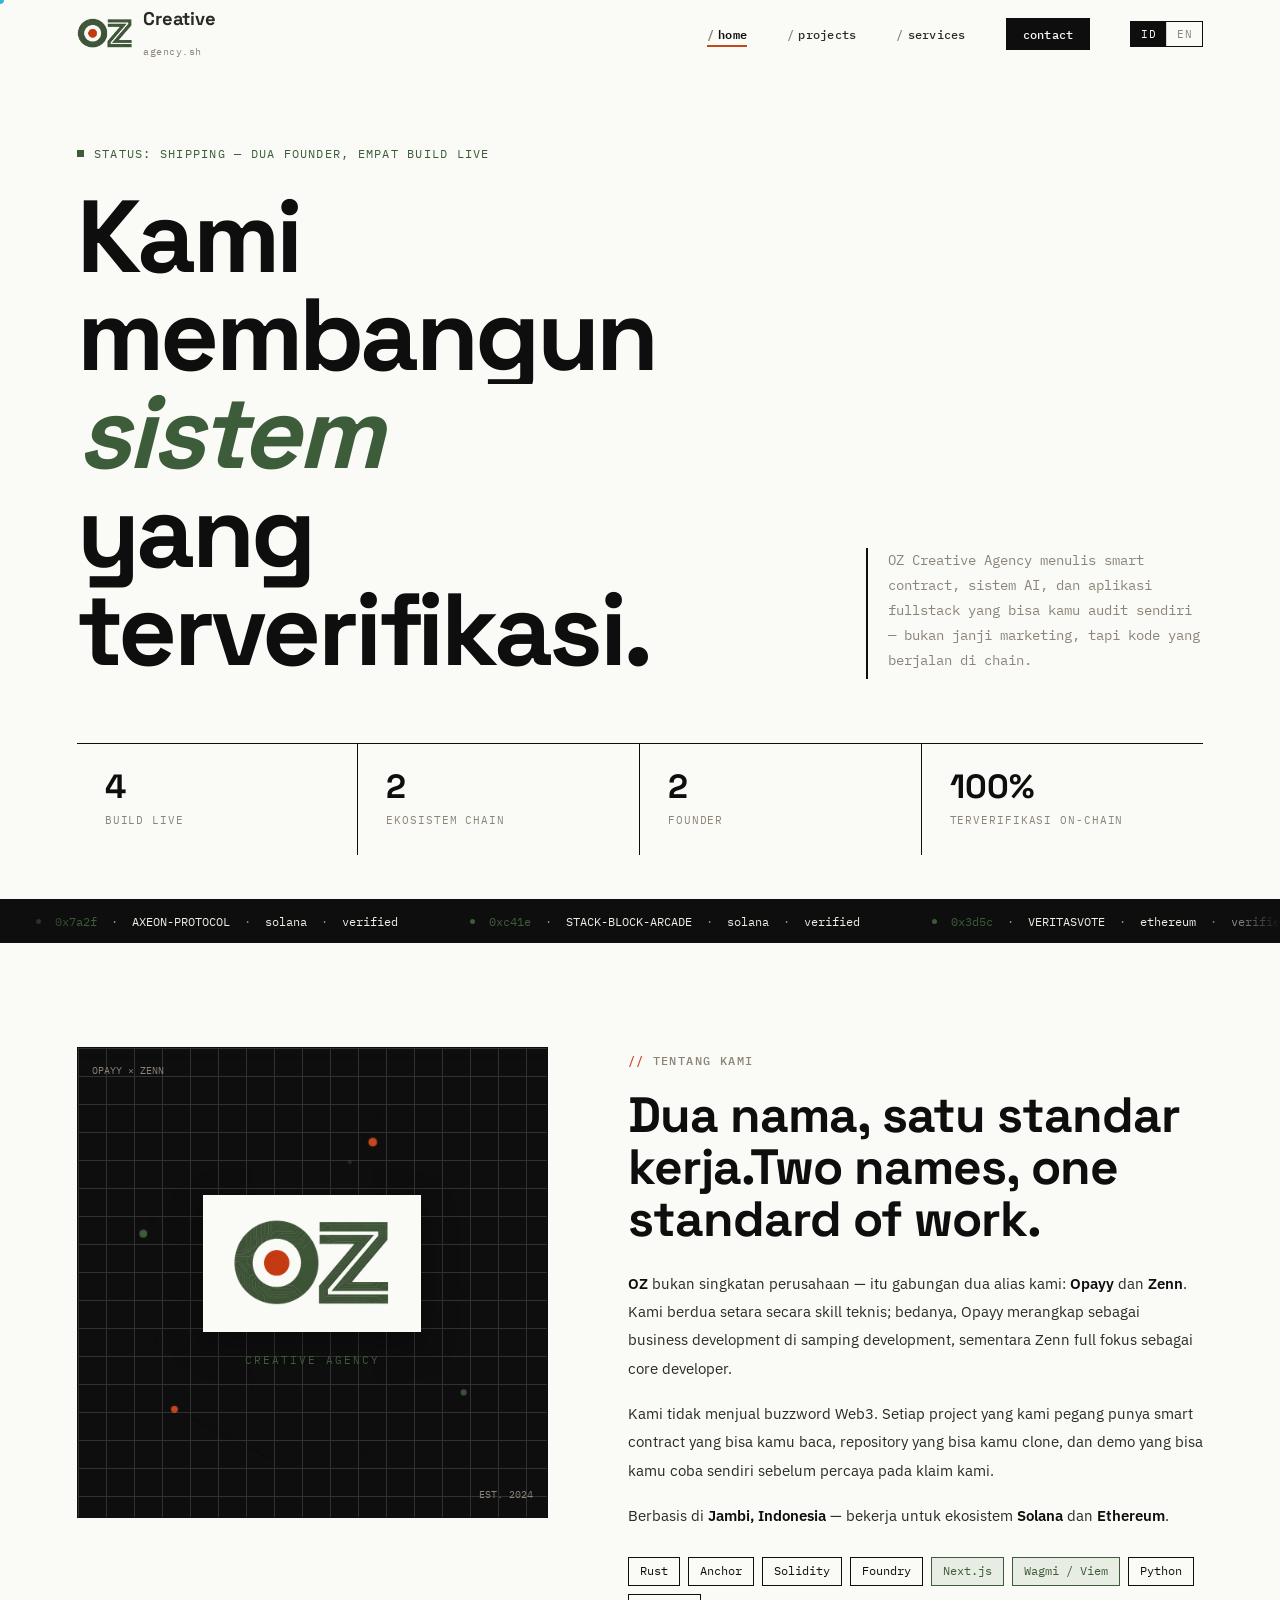
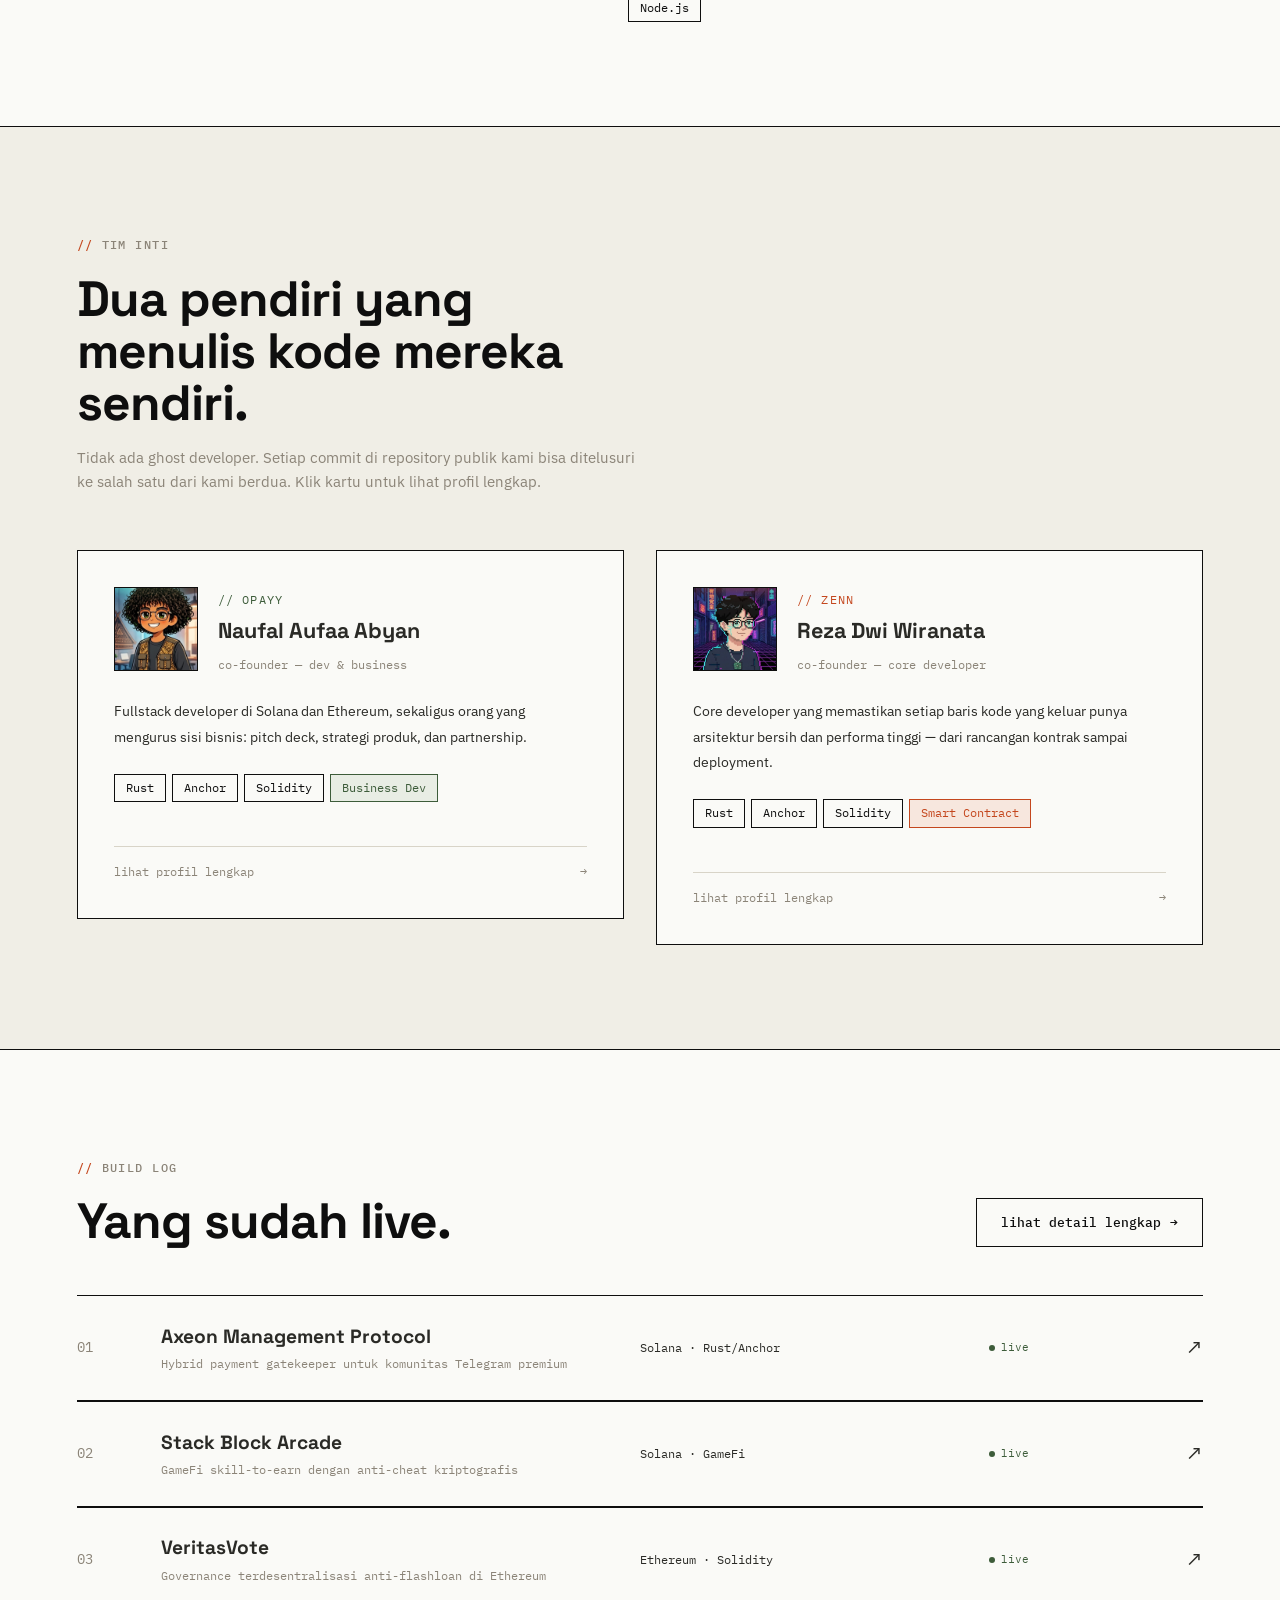
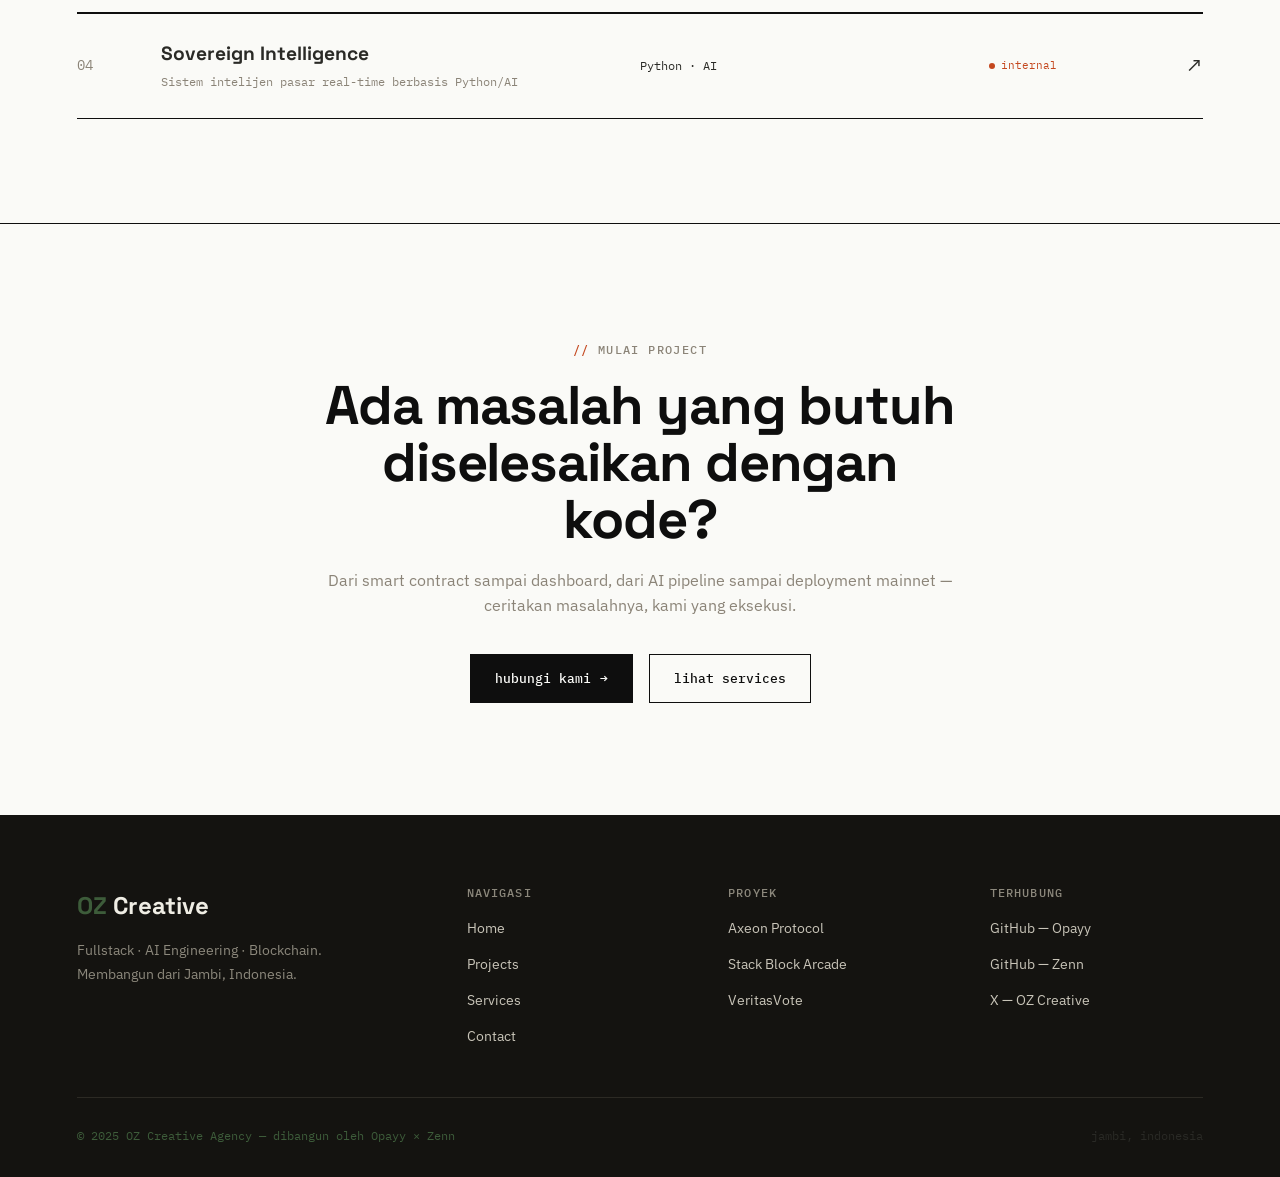
<file: index.html>
<!doctype html>
<html lang="id">
  <head>
    <meta charset="UTF-8" />
    <meta name="viewport" content="width=device-width,initial-scale=1" />
    <title>OZ Creative Agency — Fullstack · AI · Blockchain</title>
    <meta
      name="description"
      content="OZ Creative Agency — dua builder yang menulis smart contract, sistem AI, dan aplikasi fullstack yang bisa diaudit. Solana × Ethereum."
    />
    <link rel="canonical" href="https://ozcreative.agency/index.html" />

    <!-- Favicons -->
    <link rel="icon" type="image/svg+xml" href="assets/images/favicon.svg" />
    <link
      rel="icon"
      type="image/png"
      sizes="32x32"
      href="assets/images/favicon-32.png"
    />
    <link
      rel="icon"
      type="image/png"
      sizes="16x16"
      href="assets/images/favicon-16.png"
    />
    <link rel="apple-touch-icon" href="assets/images/apple-touch-icon.png" />
    <link rel="manifest" href="site.webmanifest" />
    <meta name="theme-color" content="#0E0E0E" />

    <!-- Open Graph -->
    <meta property="og:type" content="website" />
    <meta
      property="og:title"
      content="OZ Creative Agency — Fullstack · AI · Blockchain"
    />
    <meta
      property="og:description"
      content="OZ Creative Agency — dua builder yang menulis smart contract, sistem AI, dan aplikasi fullstack yang bisa diaudit. Solana × Ethereum."
    />
    <meta
      property="og:image"
      content="https://ozcreative.agency/assets/images/og-image.png"
    />
    <meta property="og:image:width" content="1200" />
    <meta property="og:image:height" content="630" />
    <meta property="og:url" content="https://ozcreative.agency/index.html" />
    <meta property="og:site_name" content="OZ Creative Agency" />
    <meta property="og:locale" content="id_ID" />

    <!-- Twitter Card -->
    <meta name="twitter:card" content="summary_large_image" />
    <meta
      name="twitter:title"
      content="OZ Creative Agency — Fullstack · AI · Blockchain"
    />
    <meta
      name="twitter:description"
      content="OZ Creative Agency — dua builder yang menulis smart contract, sistem AI, dan aplikasi fullstack yang bisa diaudit. Solana × Ethereum."
    />
    <meta
      name="twitter:image"
      content="https://ozcreative.agency/assets/images/og-image.png"
    />

    <!-- Fonts -->
    <link rel="preconnect" href="https://fonts.googleapis.com" />
    <link rel="preconnect" href="https://fonts.gstatic.com" crossorigin />
    <link
      rel="stylesheet"
      href="https://fonts.googleapis.com/css2?family=Space+Grotesk:wght@400;500;600;700&family=IBM+Plex+Sans:wght@400;500;600;700&family=IBM+Plex+Mono:wght@400;500;600&display=swap"
    />
    <link rel="stylesheet" href="css/tokens.css" />
    <link rel="stylesheet" href="css/base.css" />
    <link rel="stylesheet" href="css/components.css" />
    <link rel="stylesheet" href="css/pages.css" />
  </head>
  <body>
    <a href="#hero" class="skip-link">Skip to main content</a>
    <div id="curtain"></div>

    <!-- NAV -->
    <nav class="site-nav" id="siteNav">
      <a href="index.html" class="nav-mark">
        <img
          src="assets/images/logo-oz-mark-transparent.png"
          alt="OZ Creative Agency"
          class="mark-logo"
          loading="eager"
        />
        <span
          >Creative<span class="mark-sub"><br />agency.sh</span></span
        >
      </a>
      <ul class="nav-links" id="navLinks">
        <li><a href="index.html" class="active">home</a></li>
        <li><a href="projects.html">projects</a></li>
        <li><a href="services.html">services</a></li>
        <li><a href="contact.html" class="nav-cta">contact</a></li>
        <li class="lang-switch">
          <button data-lang-btn="id" aria-label="Switch to Indonesian">
            ID</button
          ><button data-lang-btn="en" aria-label="Switch to English">EN</button>
        </li>
      </ul>
      <button
        class="hamburger"
        id="hamburger"
        aria-label="Toggle navigation menu"
        aria-expanded="false"
      >
        <span></span><span></span><span></span>
      </button>
    </nav>

    <!-- HERO -->
    <section id="hero">
      <div class="hero-grid">
        <div>
          <div class="hero-kicker">
            <span class="dot"></span>
            <span data-lang-id
              >status: shipping — dua founder, empat build live</span
            >
            <span data-lang-en style="display: none"
              >status: shipping — two founders, four live builds</span
            >
          </div>
          <h1 class="hero-h1">
            <span class="line"
              ><span data-lang-id>Kami membangun</span
              ><span data-lang-en style="display: none">We build</span></span
            >
            <span class="line"
              ><span class="accent-word" data-lang-id>sistem</span
              ><span class="accent-word" data-lang-en style="display: none"
                >verifiable</span
              ></span
            >
            <span class="line"
              ><span data-lang-id>yang terverifikasi.</span
              ><span data-lang-en style="display: none">systems.</span></span
            >
          </h1>
        </div>
        <div class="hero-side rv rv-right">
          <span data-lang-id
            >OZ Creative Agency menulis smart contract, sistem AI, dan aplikasi
            fullstack yang bisa kamu audit sendiri — bukan janji marketing, tapi
            kode yang berjalan di chain.</span
          >
          <span data-lang-en style="display: none"
            >OZ Creative Agency writes smart contracts, AI systems, and
            fullstack apps you can audit yourself — not marketing promises, but
            code that actually runs on-chain.</span
          >
        </div>
      </div>

      <div class="hero-meta-row rv">
        <div class="hero-meta-cell">
          <span class="hmc-num" data-count="4">0</span>
          <span class="hmc-label" data-lang-id>Build Live</span
          ><span class="hmc-label" data-lang-en style="display: none"
            >Shipped Builds</span
          >
        </div>
        <div class="hero-meta-cell">
          <span class="hmc-num" data-count="2">0</span>
          <span class="hmc-label" data-lang-id>Ekosistem Chain</span
          ><span class="hmc-label" data-lang-en style="display: none"
            >Chain Ecosystems</span
          >
        </div>
        <div class="hero-meta-cell">
          <span class="hmc-num" data-count="2">0</span>
          <span class="hmc-label" data-lang-id>Founder</span
          ><span class="hmc-label" data-lang-en style="display: none"
            >Founders</span
          >
        </div>
        <div class="hero-meta-cell">
          <span class="hmc-num" data-count="100" data-suffix="%">0</span>
          <span class="hmc-label" data-lang-id>Terverifikasi On-Chain</span
          ><span class="hmc-label" data-lang-en style="display: none"
            >On-Chain Verified</span
          >
        </div>
      </div>
    </section>

    <!-- LEDGER TICKER -->
    <div class="ledger">
      <div class="ledger-track">
        <div class="ledger-row">
          <span class="lg-pulse"></span><span class="ledger-hash">0x7a2f</span
          ><span class="lg-sep">·</span>AXEON-PROTOCOL<span class="lg-sep"
            >·</span
          >solana<span class="lg-sep">·</span>verified
        </div>
        <div class="ledger-row">
          <span class="lg-pulse"></span><span class="ledger-hash">0xc41e</span
          ><span class="lg-sep">·</span>STACK-BLOCK-ARCADE<span class="lg-sep"
            >·</span
          >solana<span class="lg-sep">·</span>verified
        </div>
        <div class="ledger-row">
          <span class="lg-pulse"></span><span class="ledger-hash">0x3d5c</span
          ><span class="lg-sep">·</span>VERITASVOTE<span class="lg-sep">·</span
          >ethereum<span class="lg-sep">·</span>verified
        </div>
        <div class="ledger-row">
          <span class="lg-pulse"></span><span class="ledger-hash">0x8b84</span
          ><span class="lg-sep">·</span>SOVEREIGN-INTEL<span class="lg-sep"
            >·</span
          >python/ai<span class="lg-sep">·</span>internal
        </div>
        <div class="ledger-row">
          <span class="lg-pulse"></span><span class="ledger-hash">0x7a2f</span
          ><span class="lg-sep">·</span>AXEON-PROTOCOL<span class="lg-sep"
            >·</span
          >solana<span class="lg-sep">·</span>verified
        </div>
        <div class="ledger-row">
          <span class="lg-pulse"></span><span class="ledger-hash">0xc41e</span
          ><span class="lg-sep">·</span>STACK-BLOCK-ARCADE<span class="lg-sep"
            >·</span
          >solana<span class="lg-sep">·</span>verified
        </div>
        <div class="ledger-row">
          <span class="lg-pulse"></span><span class="ledger-hash">0x3d5c</span
          ><span class="lg-sep">·</span>VERITASVOTE<span class="lg-sep">·</span
          >ethereum<span class="lg-sep">·</span>verified
        </div>
        <div class="ledger-row">
          <span class="lg-pulse"></span><span class="ledger-hash">0x8b84</span
          ><span class="lg-sep">·</span>SOVEREIGN-INTEL<span class="lg-sep"
            >·</span
          >python/ai<span class="lg-sep">·</span>internal
        </div>
      </div>
    </div>

    <!-- ABOUT (with 3D node network) -->
    <section id="about">
      <div class="about-grid">
        <div class="rv rv-left">
          <div class="about-stamp scan-frame">
            <div class="scene3d-wrap" style="position: absolute; inset: 0">
              <canvas data-scene3d data-density="26" data-radius="1"></canvas>
            </div>
            <div class="about-stamp-grid"></div>
            <div class="about-stamp-corner tl">OPAYY × ZENN</div>
            <div class="about-stamp-corner br">EST. 2024</div>
            <div class="about-stamp-inner">
              <div class="about-stamp-logo-card">
                <img
                  src="assets/images/logo-oz-mark-transparent.png"
                  alt="OZ Creative Agency Logo"
                  class="about-stamp-logo"
                  loading="lazy"
                  decoding="async"
                />
              </div>
              <div class="about-stamp-tag">Creative Agency</div>
            </div>
          </div>
        </div>

        <div>
          <div class="rv">
            <div class="tag-label" data-lang-id>tentang kami</div>
            <div class="tag-label" data-lang-en style="display: none">
              about us
            </div>
            <h2 class="about-title" data-scramble>
              <span data-lang-id>Dua nama, satu standar kerja.</span
              ><span data-lang-en style="display: none"
                >Two names, one standard of work.</span
              >
            </h2>
          </div>
          <div class="about-copy rv" style="transition-delay: 0.08s">
            <p data-lang-id>
              <strong>OZ</strong> bukan singkatan perusahaan — itu gabungan dua
              alias kami: <strong>Opayy</strong> dan <strong>Zenn</strong>. Kami
              berdua setara secara skill teknis; bedanya, Opayy merangkap
              sebagai business development di samping development, sementara
              Zenn full fokus sebagai core developer.
            </p>
            <p data-lang-id>
              Kami tidak menjual buzzword Web3. Setiap project yang kami pegang
              punya smart contract yang bisa kamu baca, repository yang bisa
              kamu clone, dan demo yang bisa kamu coba sendiri sebelum percaya
              pada klaim kami.
            </p>
            <p data-lang-id>
              Berbasis di <strong>Jambi, Indonesia</strong> — bekerja untuk
              ekosistem <strong>Solana</strong> dan <strong>Ethereum</strong>.
            </p>

            <p data-lang-en style="display: none">
              <strong>OZ</strong> isn't a company acronym — it's a fusion of our
              two aliases: <strong>Opayy</strong> and <strong>Zenn</strong>.
              We're equal in technical skill; the difference is Opayy also
              handles business development alongside development, while Zenn
              focuses fully as core developer.
            </p>
            <p data-lang-en style="display: none">
              We don't sell Web3 buzzwords. Every project we take on has a smart
              contract you can read, a repository you can clone, and a demo you
              can try yourself before trusting our claims.
            </p>
            <p data-lang-en style="display: none">
              Based in <strong>Jambi, Indonesia</strong> — building for the
              <strong>Solana</strong> and <strong>Ethereum</strong> ecosystems.
            </p>
          </div>
          <div class="about-stack-row rv" style="transition-delay: 0.16s">
            <span class="chip">Rust</span>
            <span class="chip">Anchor</span>
            <span class="chip">Solidity</span>
            <span class="chip">Foundry</span>
            <span class="chip moss">Next.js</span>
            <span class="chip moss">Wagmi / Viem</span>
            <span class="chip">Python</span>
            <span class="chip">Node.js</span>
          </div>
        </div>
      </div>
    </section>

    <!-- FOUNDERS — now clickable cards linking to full profile pages -->
    <section id="founders">
      <div class="founders-head rv">
        <div class="tag-label" data-lang-id>tim inti</div>
        <div class="tag-label" data-lang-en style="display: none">
          core team
        </div>
        <h2 data-lang-id>Dua pendiri yang menulis kode mereka sendiri.</h2>
        <h2 data-lang-en style="display: none">
          Two founders who write their own code.
        </h2>
        <p data-lang-id>
          Tidak ada ghost developer. Setiap commit di repository publik kami
          bisa ditelusuri ke salah satu dari kami berdua. Klik kartu untuk lihat
          profil lengkap.
        </p>
        <p data-lang-en style="display: none">
          No ghost developers. Every commit in our public repositories traces
          back to one of us. Click a card to view the full profile.
        </p>
      </div>

      <div class="founders-grid">
        <!-- OPAYY -->
        <a href="founder-opayy.html" class="f-card-link rv rv-left">
          <div
            class="f-card flat-card moss-hover"
            data-tilt
            data-tilt-strength="6"
          >
            <div class="f-card-top">
              <div class="f-photo scan-frame">
                <img
                  src="assets/images/foto-opayy.jpg"
                  alt="Naufal Aufaa Abyan"
                  onerror="
                    this.style.display = 'none';
                    this.nextElementSibling.style.display = 'flex';
                  "
                  loading="lazy"
                  decoding="async"
                />
                <div class="f-photo-fallback" style="display: none">N</div>
              </div>
              <div class="f-meta-top">
                <div class="f-handle">// opayy</div>
                <div class="f-name">Naufal Aufaa Abyan</div>
                <div class="f-role" data-lang-id>
                  co-founder — dev &amp; business
                </div>
                <div class="f-role" data-lang-en style="display: none">
                  co-founder — dev &amp; business
                </div>
              </div>
            </div>
            <p class="f-bio" data-lang-id>
              Fullstack developer di Solana dan Ethereum, sekaligus orang yang
              mengurus sisi bisnis: pitch deck, strategi produk, dan
              partnership.
            </p>
            <p class="f-bio" data-lang-en style="display: none">
              Fullstack developer across Solana and Ethereum, also handling the
              business side: pitch decks, product strategy, and partnerships.
            </p>
            <div class="f-skills">
              <span class="chip">Rust</span>
              <span class="chip">Anchor</span>
              <span class="chip">Solidity</span>
              <span class="chip moss">Business Dev</span>
            </div>
            <div class="f-card-view-more">
              <span data-lang-id>lihat profil lengkap</span
              ><span data-lang-en style="display: none">view full profile</span>
              <span class="arr">→</span>
            </div>
          </div>
        </a>

        <!-- ZENN -->
        <a href="founder-zenn.html" class="f-card-link rv rv-right">
          <div
            class="f-card flat-card rust-hover"
            data-tilt
            data-tilt-strength="6"
          >
            <div class="f-card-top">
              <div class="f-photo scan-frame scan-rust">
                <img
                  src="assets/images/foto-zenn.jpg"
                  alt="Reza Dwi Wiranata"
                  onerror="
                    this.style.display = 'none';
                    this.nextElementSibling.style.display = 'flex';
                  "
                  loading="lazy"
                  decoding="async"
                />
                <div class="f-photo-fallback" style="display: none">R</div>
              </div>
              <div class="f-meta-top">
                <div class="f-handle" style="color: var(--rust)">// zenn</div>
                <div class="f-name">Reza Dwi Wiranata</div>
                <div class="f-role" data-lang-id>
                  co-founder — core developer
                </div>
                <div class="f-role" data-lang-en style="display: none">
                  co-founder — core developer
                </div>
              </div>
            </div>
            <p class="f-bio" data-lang-id>
              Core developer yang memastikan setiap baris kode yang keluar punya
              arsitektur bersih dan performa tinggi — dari rancangan kontrak
              sampai deployment.
            </p>
            <p class="f-bio" data-lang-en style="display: none">
              Core developer ensuring every line of code shipped has clean
              architecture and high performance — from contract design to
              deployment.
            </p>
            <div class="f-skills">
              <span class="chip">Rust</span>
              <span class="chip">Anchor</span>
              <span class="chip">Solidity</span>
              <span class="chip rust">Smart Contract</span>
            </div>
            <div class="f-card-view-more">
              <span data-lang-id>lihat profil lengkap</span
              ><span data-lang-en style="display: none">view full profile</span>
              <span class="arr">→</span>
            </div>
          </div>
        </a>
      </div>
    </section>

    <!-- WORK PREVIEW (each row links to its own project page) -->
    <section id="work-preview">
      <div class="wp-head rv">
        <div>
          <div class="tag-label" data-lang-id>build log</div>
          <div class="tag-label" data-lang-en style="display: none">
            build log
          </div>
          <h2 data-lang-id>Yang sudah live.</h2>
          <h2 data-lang-en style="display: none">What's already live.</h2>
        </div>
        <a
          href="projects.html"
          class="btn btn-outline rv rv-right"
          data-magnetic
        >
          <span data-lang-id>lihat detail lengkap</span
          ><span data-lang-en style="display: none">view full details</span>
          <span class="btn-arrow">→</span>
        </a>
      </div>

      <div class="wp-list rv-stagger rv">
        <a href="project-axeon.html" class="wp-row-link"
          ><div class="wp-row">
            <div class="wp-idx">01</div>
            <div class="wp-name">
              Axeon Management Protocol<span data-lang-id
                >Hybrid payment gatekeeper untuk komunitas Telegram
                premium</span
              ><span data-lang-en style="display: none"
                >Hybrid payment gatekeeper for premium Telegram
                communities</span
              >
            </div>
            <div class="wp-eco">Solana · Rust/Anchor</div>
            <div class="wp-status live">live</div>
            <div class="wp-arrow">↗</div>
          </div></a
        >
        <a href="project-stackblock.html" class="wp-row-link"
          ><div class="wp-row">
            <div class="wp-idx">02</div>
            <div class="wp-name">
              Stack Block Arcade<span data-lang-id
                >GameFi skill-to-earn dengan anti-cheat kriptografis</span
              ><span data-lang-en style="display: none"
                >Skill-to-earn GameFi with cryptographic anti-cheat</span
              >
            </div>
            <div class="wp-eco">Solana · GameFi</div>
            <div class="wp-status live">live</div>
            <div class="wp-arrow">↗</div>
          </div></a
        >
        <a href="project-veritasvote.html" class="wp-row-link"
          ><div class="wp-row">
            <div class="wp-idx">03</div>
            <div class="wp-name">
              VeritasVote<span data-lang-id
                >Governance terdesentralisasi anti-flashloan di Ethereum</span
              ><span data-lang-en style="display: none"
                >Anti-flashloan decentralized governance on Ethereum</span
              >
            </div>
            <div class="wp-eco">Ethereum · Solidity</div>
            <div class="wp-status live">live</div>
            <div class="wp-arrow">↗</div>
          </div></a
        >
        <a href="project-sovereign.html" class="wp-row-link"
          ><div class="wp-row">
            <div class="wp-idx">04</div>
            <div class="wp-name">
              Sovereign Intelligence<span data-lang-id
                >Sistem intelijen pasar real-time berbasis Python/AI</span
              ><span data-lang-en style="display: none"
                >Real-time market intelligence system built on Python/AI</span
              >
            </div>
            <div class="wp-eco">Python · AI</div>
            <div class="wp-status dev" data-lang-id>internal</div>
            <div class="wp-status dev" data-lang-en style="display: none">
              internal
            </div>
            <div class="wp-arrow">↗</div>
          </div></a
        >
      </div>
    </section>

    <!-- CTA -->
    <section id="cta-block">
      <div class="cta-inner rv rv-scale">
        <div class="tag-label" style="justify-content: center" data-lang-id>
          mulai project
        </div>
        <div
          class="tag-label"
          style="justify-content: center"
          data-lang-en
          style="display: none"
        >
          start a project
        </div>
        <h2 data-lang-id>Ada masalah yang butuh diselesaikan dengan kode?</h2>
        <h2 data-lang-en style="display: none">
          Got a problem that needs solving with code?
        </h2>
        <p data-lang-id>
          Dari smart contract sampai dashboard, dari AI pipeline sampai
          deployment mainnet — ceritakan masalahnya, kami yang eksekusi.
        </p>
        <p data-lang-en style="display: none">
          From smart contracts to dashboards, AI pipelines to mainnet deployment
          — tell us the problem, we'll execute.
        </p>
        <div class="cta-acts">
          <a href="contact.html" class="btn btn-solid" data-magnetic
            ><span data-lang-id>hubungi kami</span
            ><span data-lang-en style="display: none">contact us</span>
            <span class="btn-arrow">→</span></a
          >
          <a href="services.html" class="btn btn-outline" data-magnetic
            ><span data-lang-id>lihat services</span
            ><span data-lang-en style="display: none">view services</span></a
          >
        </div>
      </div>
    </section>

    <!-- FOOTER -->
    <footer class="site-footer">
      <div class="footer-grid">
        <div>
          <div class="footer-mark"><span>OZ</span> Creative</div>
          <p data-lang-id>
            Fullstack · AI Engineering · Blockchain. Membangun dari Jambi,
            Indonesia.
          </p>
          <p data-lang-en style="display: none">
            Fullstack · AI Engineering · Blockchain. Built from Jambi,
            Indonesia.
          </p>
        </div>
        <div class="footer-col">
          <h4 data-lang-id>navigasi</h4>
          <h4 data-lang-en style="display: none">navigation</h4>
          <ul>
            <li><a href="index.html">Home</a></li>
            <li><a href="projects.html">Projects</a></li>
            <li><a href="services.html">Services</a></li>
            <li><a href="contact.html">Contact</a></li>
          </ul>
        </div>
        <div class="footer-col">
          <h4 data-lang-id>proyek</h4>
          <h4 data-lang-en style="display: none">projects</h4>
          <ul>
            <li><a href="project-axeon.html">Axeon Protocol</a></li>
            <li><a href="project-stackblock.html">Stack Block Arcade</a></li>
            <li><a href="project-veritasvote.html">VeritasVote</a></li>
          </ul>
        </div>
        <div class="footer-col">
          <h4 data-lang-id>terhubung</h4>
          <h4 data-lang-en style="display: none">connect</h4>
          <ul>
            <li>
              <a href="https://github.com/Opayys" target="_blank" rel="noopener"
                >GitHub — Opayy</a
              >
            </li>
            <li>
              <a
                href="https://github.com/GodZenn"
                target="_blank"
                rel="noopener"
                >GitHub — Zenn</a
              >
            </li>
            <li>
              <a
                href="https://x.com/0xOZCreative"
                target="_blank"
                rel="noopener"
                >X — OZ Creative</a
              >
            </li>
          </ul>
        </div>
      </div>
      <div class="footer-bottom">
        <p>
          <span data-lang-id>© 2025 OZ Creative Agency — dibangun oleh</span
          ><span data-lang-en style="display: none"
            >© 2025 OZ Creative Agency — built by</span
          >
          <span>Opayy × Zenn</span>
        </p>
        <p>jambi, indonesia</p>
      </div>
    </footer>

    <script src="js/nav.js"></script>
    <script src="js/transition.js"></script>
    <script src="js/reveal.js"></script>
    <script src="js/counter.js"></script>
    <script src="js/tilt.js"></script>
    <script src="js/cursor.js"></script>
    <script src="js/scramble.js"></script>
    <script src="js/magnetic.js"></script>
    <script src="js/scene3d.js"></script>
    <script src="js/i18n.js"></script>
  </body>
</html>
</file>
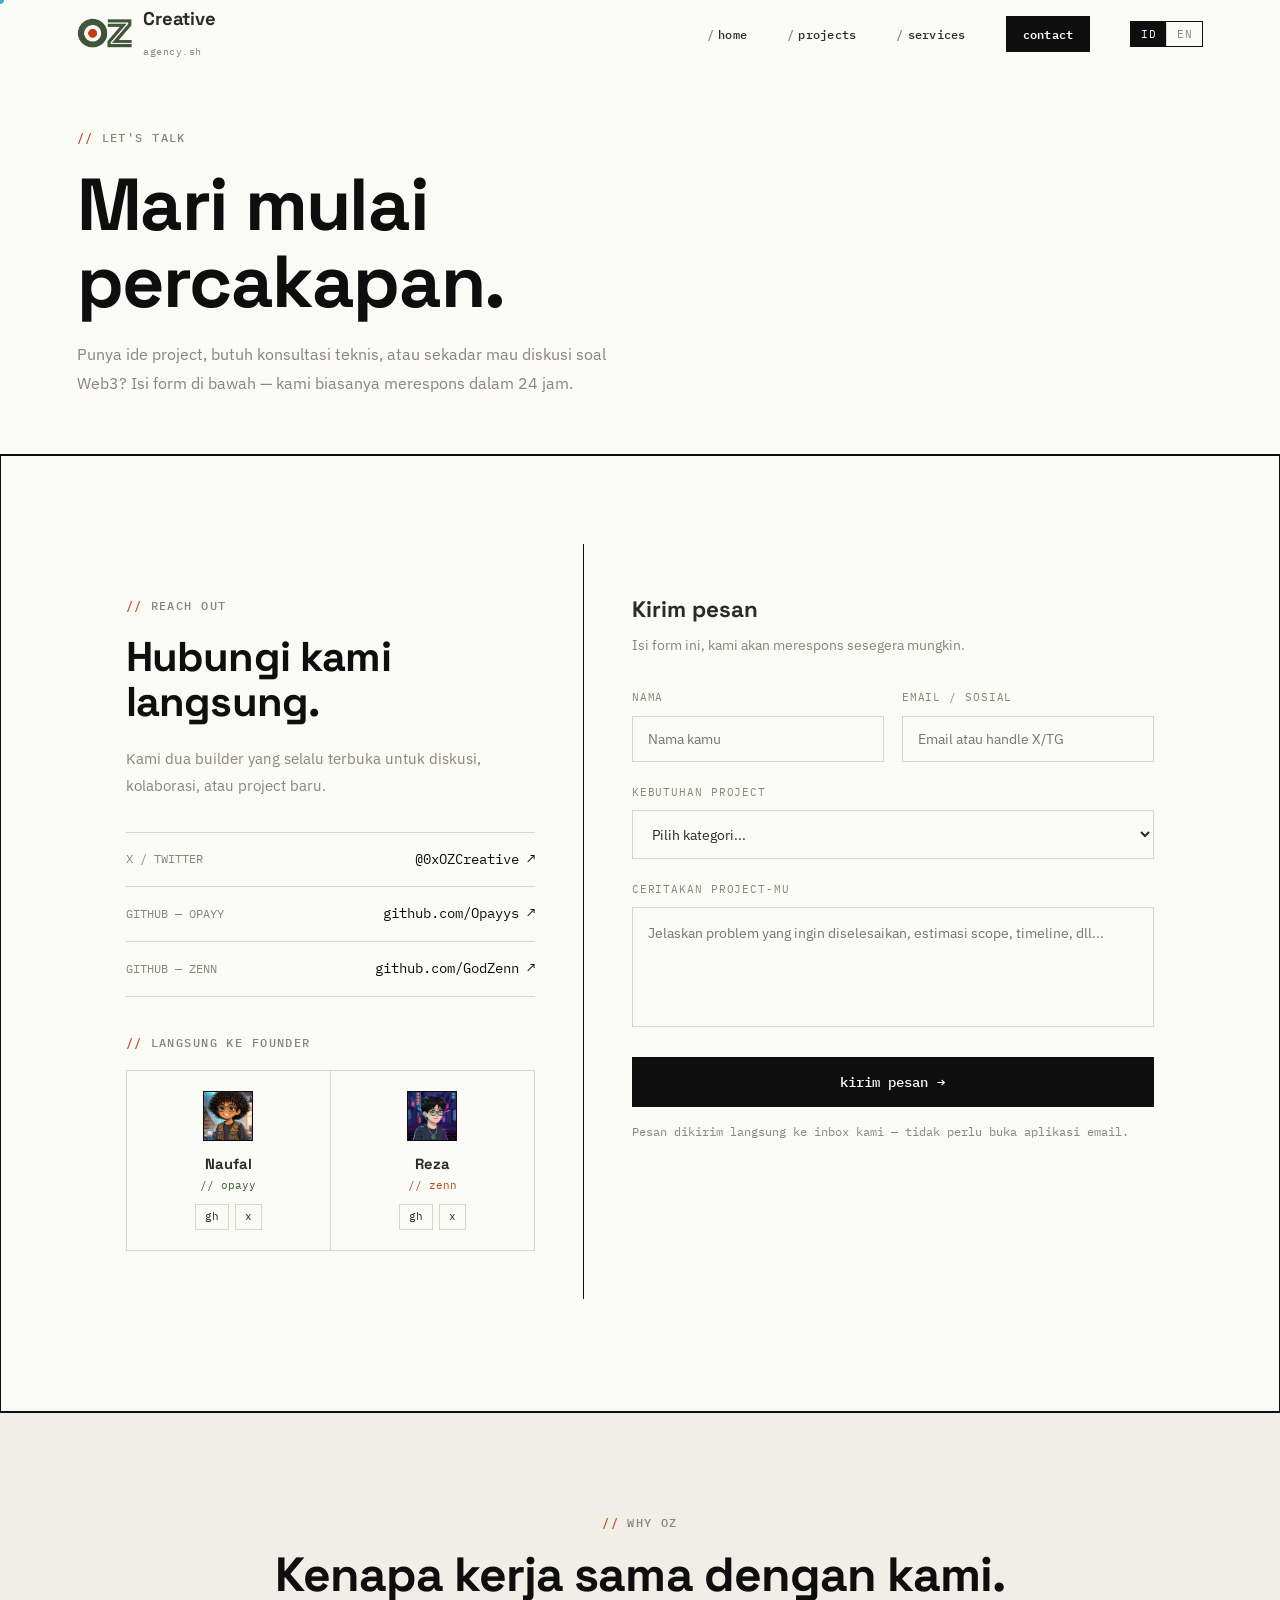
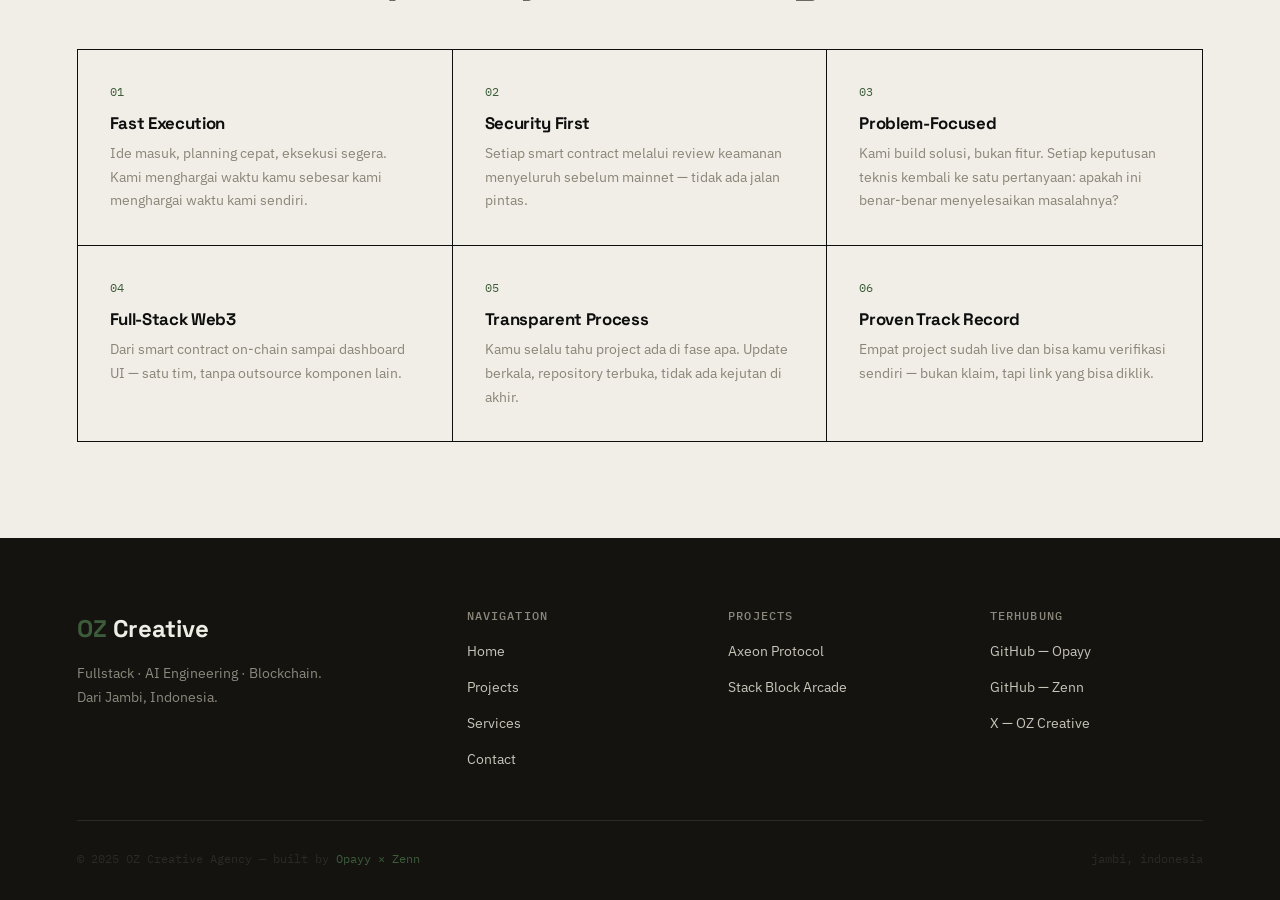
<file: contact.html>
<!doctype html>
<html lang="id">
  <head>
    <meta charset="UTF-8" />
    <meta name="viewport" content="width=device-width,initial-scale=1" />
    <title>Contact — OZ Creative Agency</title>
    <meta
      name="description"
      content="Hubungi OZ Creative Agency untuk diskusi project blockchain, fullstack, atau AI. Respon dalam 24 jam."
    />
    <link rel="canonical" href="https://ozcreative.agency/contact.html" />

    <!-- Favicons -->
    <link rel="icon" type="image/svg+xml" href="assets/images/favicon.svg" />
    <link
      rel="icon"
      type="image/png"
      sizes="32x32"
      href="assets/images/favicon-32.png"
    />
    <link
      rel="icon"
      type="image/png"
      sizes="16x16"
      href="assets/images/favicon-16.png"
    />
    <link rel="apple-touch-icon" href="assets/images/apple-touch-icon.png" />
    <link rel="manifest" href="site.webmanifest" />
    <meta name="theme-color" content="#0E0E0E" />

    <!-- Open Graph -->
    <meta property="og:type" content="website" />
    <meta property="og:title" content="Contact — OZ Creative Agency" />
    <meta
      property="og:description"
      content="Hubungi OZ Creative Agency untuk diskusi project blockchain, fullstack, atau AI. Respon dalam 24 jam."
    />
    <meta
      property="og:image"
      content="https://ozcreative.agency/assets/images/og-image.png"
    />
    <meta property="og:image:width" content="1200" />
    <meta property="og:image:height" content="630" />
    <meta property="og:url" content="https://ozcreative.agency/contact.html" />
    <meta property="og:site_name" content="OZ Creative Agency" />
    <meta property="og:locale" content="id_ID" />

    <!-- Twitter Card -->
    <meta name="twitter:card" content="summary_large_image" />
    <meta name="twitter:title" content="Contact — OZ Creative Agency" />
    <meta
      name="twitter:description"
      content="Hubungi OZ Creative Agency untuk diskusi project blockchain, fullstack, atau AI. Respon dalam 24 jam."
    />
    <meta
      name="twitter:image"
      content="https://ozcreative.agency/assets/images/og-image.png"
    />

    <!-- Fonts -->
    <link rel="preconnect" href="https://fonts.googleapis.com" />
    <link rel="preconnect" href="https://fonts.gstatic.com" crossorigin />
    <link
      rel="stylesheet"
      href="https://fonts.googleapis.com/css2?family=Space+Grotesk:wght@400;500;600;700&family=IBM+Plex+Sans:wght@400;500;600;700&family=IBM+Plex+Mono:wght@400;500;600&display=swap"
    />
    <link rel="stylesheet" href="css/tokens.css" />
    <link rel="stylesheet" href="css/base.css" />
    <link rel="stylesheet" href="css/components.css" />
    <link rel="stylesheet" href="css/pages.css" />
  </head>
  <body>
    <a href="#main-content" class="skip-link">Skip to main content</a>
    <div id="curtain"></div>

    <nav class="site-nav" id="siteNav">
      <a href="index.html" class="nav-mark">
        <img
          src="assets/images/logo-oz-mark-transparent.png"
          alt="OZ Creative Agency"
          class="mark-logo"
          loading="eager"
        />
        <span
          >Creative<span class="mark-sub"><br />agency.sh</span></span
        >
      </a>
      <ul class="nav-links" id="navLinks">
        <li><a href="index.html">home</a></li>
        <li><a href="projects.html">projects</a></li>
        <li><a href="services.html">services</a></li>
        <li><a href="contact.html" class="active nav-cta">contact</a></li>
        <li class="lang-switch">
          <button data-lang-btn="id" aria-label="Switch to Indonesian">ID</button
          ><button data-lang-btn="en" aria-label="Switch to English">EN</button>
        </li>
      </ul>
      <button
        class="hamburger"
        id="hamburger"
        aria-label="Toggle navigation menu"
        aria-expanded="false"
      >
        <span></span><span></span><span></span>
      </button>
    </nav>

    <section id="main-content" class="page-hero">
      <div class="tag-label">let's talk</div>
      <h1 class="rv">Mari mulai percakapan.</h1>
      <p class="rv" style="transition-delay: 0.08s">
        Punya ide project, butuh konsultasi teknis, atau sekadar mau diskusi
        soal Web3? Isi form di bawah — kami biasanya merespons dalam 24 jam.
      </p>
    </section>

    <div id="contact-grid">
      <!-- LEFT -->
      <div class="contact-left rv rv-left">
        <div class="tag-label">reach out</div>
        <h2>Hubungi kami langsung.</h2>
        <p>
          Kami dua builder yang selalu terbuka untuk diskusi, kolaborasi, atau
          project baru.
        </p>

        <div class="cm-list">
          <a
            href=" https://x.com/0xOZCreative"
            target="_blank"
            rel="noopener"
            class="cm-item"
          >
            <span class="cm-label">X / Twitter</span
            ><span class="cm-value">@0xOZCreative ↗</span>
          </a>
          <a
            href="https://github.com/Opayys"
            target="_blank"
            rel="noopener"
            class="cm-item"
          >
            <span class="cm-label">GitHub — Opayy</span
            ><span class="cm-value">github.com/Opayys ↗</span>
          </a>
          <a
            href="https://github.com/GodZenn"
            target="_blank"
            rel="noopener"
            class="cm-item"
          >
            <span class="cm-label">GitHub — Zenn</span
            ><span class="cm-value">github.com/GodZenn ↗</span>
          </a>
        </div>

        <div class="tag-label">langsung ke founder</div>
        <div class="fq-row">
          <div class="fq-item">
            <div class="fq-av">
              <img
                src="assets/images/foto-opayy.jpg"
                alt="Opayy"
                onerror="
                  this.style.display = 'none';
                  this.nextElementSibling.style.display = 'flex';
                "
                loading="lazy"
                decoding="async"
              />
              <div class="fq-av-fallback" style="display: none">N</div>
            </div>
            <div class="fq-name">Naufal</div>
            <div class="fq-handle">// opayy</div>
            <div class="fq-links">
              <a
                href="https://github.com/Opayys"
                target="_blank"
                rel="noopener"
                class="fq-link"
                >gh</a
              >
              <a
                href="https://x.com/NaufalByann"
                target="_blank"
                rel="noopener"
                class="fq-link"
                >x</a
              >
            </div>
          </div>
          <div class="fq-item">
            <div class="fq-av">
              <img
                src="assets/images/foto-zenn.jpg"
                alt="Zenn"
                onerror="
                  this.style.display = 'none';
                  this.nextElementSibling.style.display = 'flex';
                "
                loading="lazy"
                decoding="async"
              />
              <div class="fq-av-fallback" style="display: none">R</div>
            </div>
            <div class="fq-name">Reza</div>
            <div class="fq-handle" style="color: var(--rust)">// zenn</div>
            <div class="fq-links">
              <a
                href="https://github.com/GodZenn"
                target="_blank"
                rel="noopener"
                class="fq-link"
                >gh</a
              >
              <a
                href="https://x.com/rezawrntaa"
                target="_blank"
                rel="noopener"
                class="fq-link"
                >x</a
              >
            </div>
          </div>
        </div>
      </div>

      <!-- RIGHT FORM -->
      <div class="contact-right rv rv-right">
        <div id="formArea">
          <div class="cform-title">Kirim pesan</div>
          <div class="cform-sub">
            Isi form ini, kami akan merespons sesegera mungkin.
          </div>

          <div class="field-row-2">
            <div class="field">
              <label>Nama</label>
              <input type="text" id="fName" placeholder="Nama kamu" />
            </div>
            <div class="field">
              <label>Email / Sosial</label>
              <input
                type="text"
                id="fContact"
                placeholder="Email atau handle X/TG"
              />
            </div>
          </div>
          <div class="field">
            <label>Kebutuhan Project</label>
            <select id="fType">
              <option value="">Pilih kategori...</option>
              <option>Blockchain Development (Solana)</option>
              <option>Blockchain Development (Ethereum)</option>
              <option>Fullstack Web Development</option>
              <option>AI & Automation System</option>
              <option>Web3 Consultation</option>
              <option>Business Development</option>
              <option>Kolaborasi / Partnership</option>
              <option>Lainnya</option>
            </select>
          </div>
          <div class="field">
            <label>Ceritakan Project-mu</label>
            <textarea
              id="fMsg"
              placeholder="Jelaskan problem yang ingin diselesaikan, estimasi scope, timeline, dll..."
            ></textarea>
          </div>
          <button class="form-submit" id="formSubmit">
            kirim pesan <span class="btn-arrow">→</span>
          </button>
          <p class="form-note">
            <span data-lang-id
              >Pesan dikirim langsung ke inbox kami — tidak perlu buka aplikasi
              email.</span
            >
            <span data-lang-en style="display: none"
              >Your message goes straight to our inbox — no email app
              required.</span
            >
          </p>
        </div>

        <div class="form-error" id="formError">
          <span data-lang-id
            >⚠ Gagal mengirim. Coba lagi, atau hubungi kami lewat X / GitHub di
            samping.</span
          >
          <span data-lang-en style="display: none"
            >⚠ Failed to send. Try again, or reach us via X / GitHub on the
            side.</span
          >
        </div>

        <div class="form-success" id="formSuccess">
          <div class="fs-mark">
            ✓ <span data-lang-id>pesan terkirim</span
            ><span data-lang-en style="display: none">message delivered</span>
          </div>
          <h3 data-lang-id>Terima kasih!</h3>
          <h3 data-lang-en style="display: none">Thank you!</h3>
          <p data-lang-id>
            Pesan kamu sudah masuk ke inbox kami. Kami biasanya merespons dalam
            <strong>24 jam</strong>.
          </p>
          <p data-lang-en style="display: none">
            Your message has landed in our inbox. We typically respond within
            <strong>24 hours</strong>.
          </p>
          <div
            style="
              display: flex;
              gap: 0.75rem;
              flex-wrap: wrap;
              justify-content: center;
              margin-top: 0.5rem;
            "
          >
            <a href="projects.html" class="btn btn-outline" data-magnetic>
              <span data-lang-id>explore projects</span
              ><span data-lang-en style="display: none">explore projects</span>
              <span class="btn-arrow">→</span>
            </a>
          </div>
        </div>
      </div>
    </div>

    <!-- WHY US -->
    <section id="why-section">
      <div class="why-head rv">
        <div class="tag-label" style="justify-content: center">why oz</div>
        <h2>Kenapa kerja sama dengan kami.</h2>
      </div>
      <div class="why-grid rv">
        <div class="why-item">
          <div class="why-item-num">01</div>
          <h3>Fast Execution</h3>
          <p>
            Ide masuk, planning cepat, eksekusi segera. Kami menghargai waktu
            kamu sebesar kami menghargai waktu kami sendiri.
          </p>
        </div>
        <div class="why-item">
          <div class="why-item-num">02</div>
          <h3>Security First</h3>
          <p>
            Setiap smart contract melalui review keamanan menyeluruh sebelum
            mainnet — tidak ada jalan pintas.
          </p>
        </div>
        <div class="why-item">
          <div class="why-item-num">03</div>
          <h3>Problem-Focused</h3>
          <p>
            Kami build solusi, bukan fitur. Setiap keputusan teknis kembali ke
            satu pertanyaan: apakah ini benar-benar menyelesaikan masalahnya?
          </p>
        </div>
        <div class="why-item">
          <div class="why-item-num">04</div>
          <h3>Full-Stack Web3</h3>
          <p>
            Dari smart contract on-chain sampai dashboard UI — satu tim, tanpa
            outsource komponen lain.
          </p>
        </div>
        <div class="why-item">
          <div class="why-item-num">05</div>
          <h3>Transparent Process</h3>
          <p>
            Kamu selalu tahu project ada di fase apa. Update berkala, repository
            terbuka, tidak ada kejutan di akhir.
          </p>
        </div>
        <div class="why-item">
          <div class="why-item-num">06</div>
          <h3>Proven Track Record</h3>
          <p>
            Empat project sudah live dan bisa kamu verifikasi sendiri — bukan
            klaim, tapi link yang bisa diklik.
          </p>
        </div>
      </div>
    </section>

    <footer class="site-footer">
      <div class="footer-grid">
        <div>
          <div class="footer-mark"><span>OZ</span> Creative</div>
          <p>Fullstack · AI Engineering · Blockchain. Dari Jambi, Indonesia.</p>
        </div>
        <div class="footer-col">
          <h4>navigation</h4>
          <ul>
            <li><a href="index.html">Home</a></li>
            <li><a href="projects.html">Projects</a></li>
            <li><a href="services.html">Services</a></li>
            <li><a href="contact.html">Contact</a></li>
          </ul>
        </div>
        <div class="footer-col">
          <h4>projects</h4>
          <ul>
            <li>
              <a
                href="https://axeon-protocol.vercel.app/"
                target="_blank"
                rel="noopener"
                >Axeon Protocol</a
              >
            </li>
            <li>
              <a
                href="https://stack-block-arcade-ten.vercel.app/"
                target="_blank"
                rel="noopener"
                >Stack Block Arcade</a
              >
            </li>
          </ul>
        </div>
        <div class="footer-col">
          <h4 data-lang-id>terhubung</h4>
          <h4 data-lang-en style="display: none">connect</h4>
          <ul>
            <li>
              <a href="https://github.com/Opayys" target="_blank" rel="noopener"
                >GitHub — Opayy</a
              >
            </li>
            <li>
              <a
                href="https://github.com/GodZenn"
                target="_blank"
                rel="noopener"
                >GitHub — Zenn</a
              >
            </li>
            <li>
              <a
                href="https://x.com/0xOZCreative"
                target="_blank"
                rel="noopener"
                >X — OZ Creative</a
              >
            </li>
          </ul>
        </div>
      </div>
      <div class="footer-bottom">
        <p>© 2025 OZ Creative Agency — built by <span>Opayy × Zenn</span></p>
        <p>jambi, indonesia</p>
      </div>
    </footer>

    <script src="js/nav.js"></script>
    <script src="js/transition.js"></script>
    <script src="js/reveal.js"></script>
    <script src="js/form.js"></script>
    <script src="js/tilt.js"></script>
    <script src="js/cursor.js"></script>
    <script src="js/scramble.js"></script>
    <script src="js/magnetic.js"></script>
    <script src="js/i18n.js"></script>
  </body>
</html>
</file>
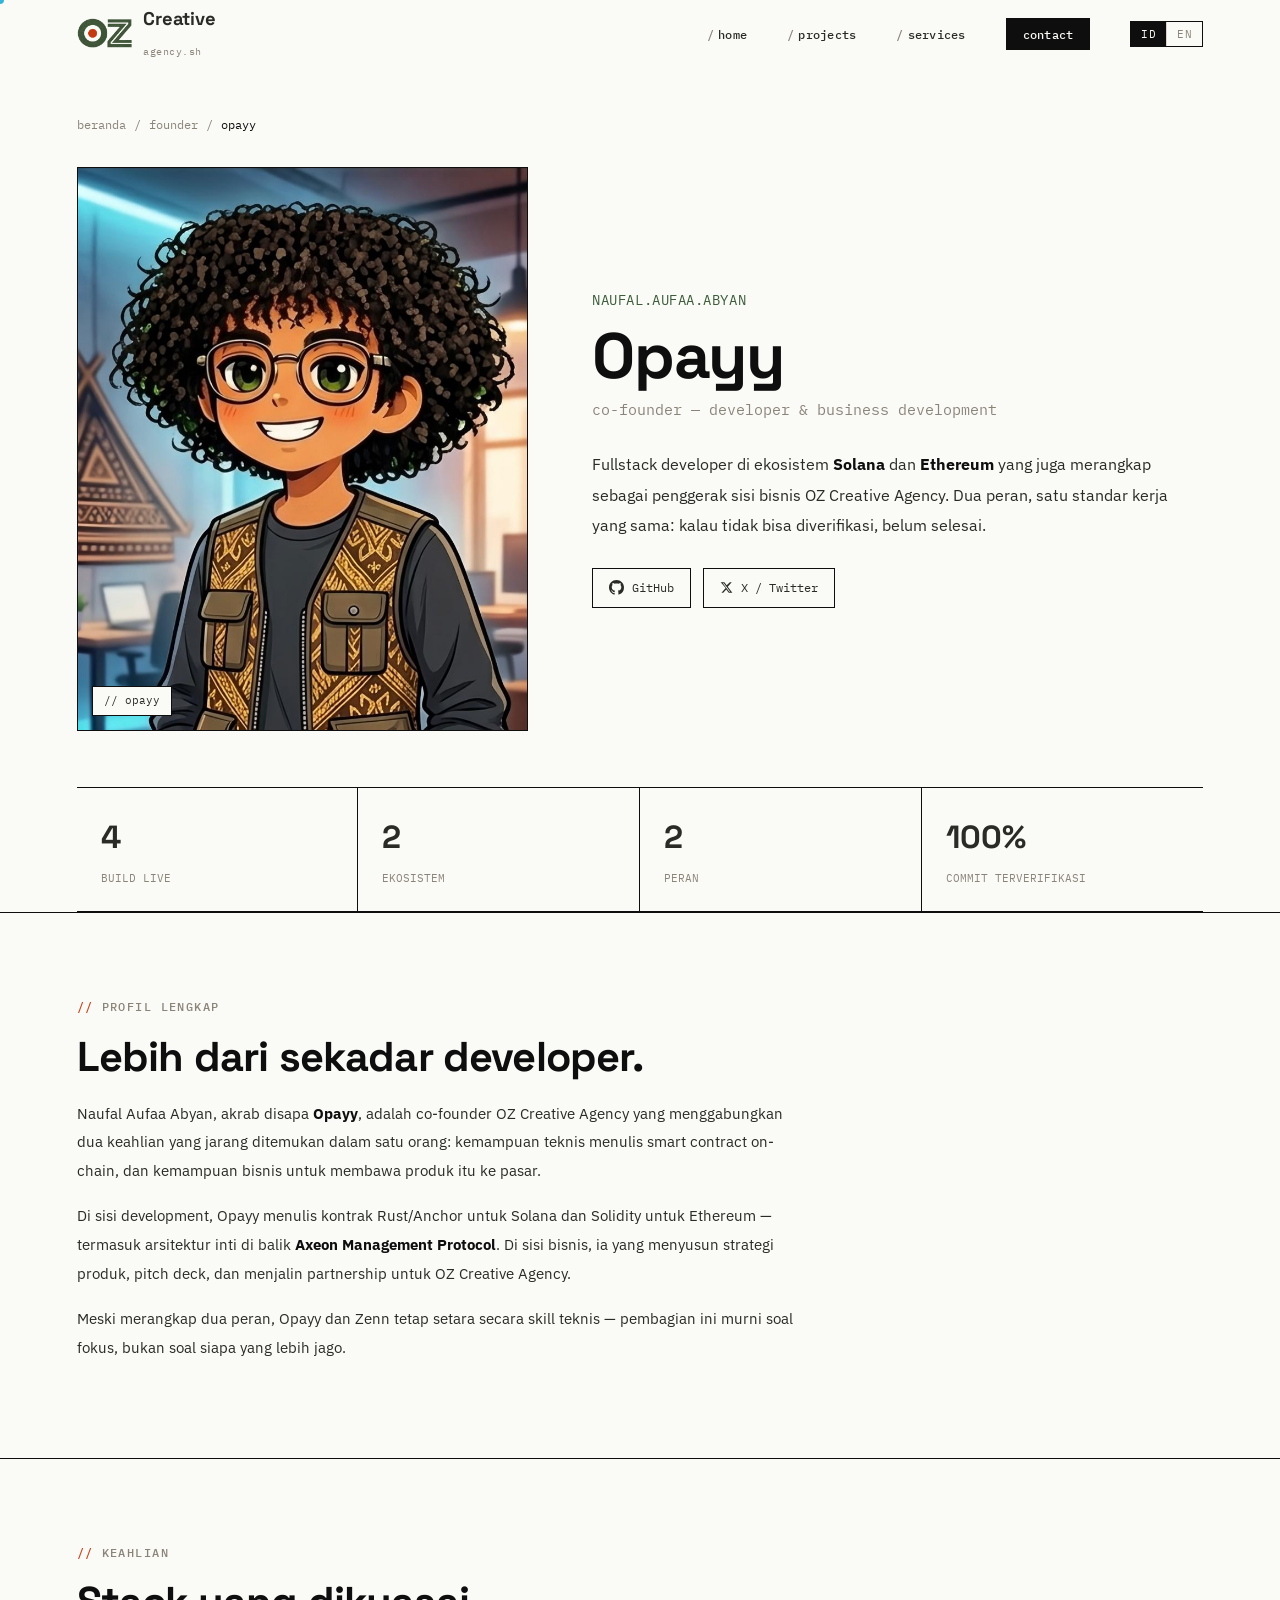
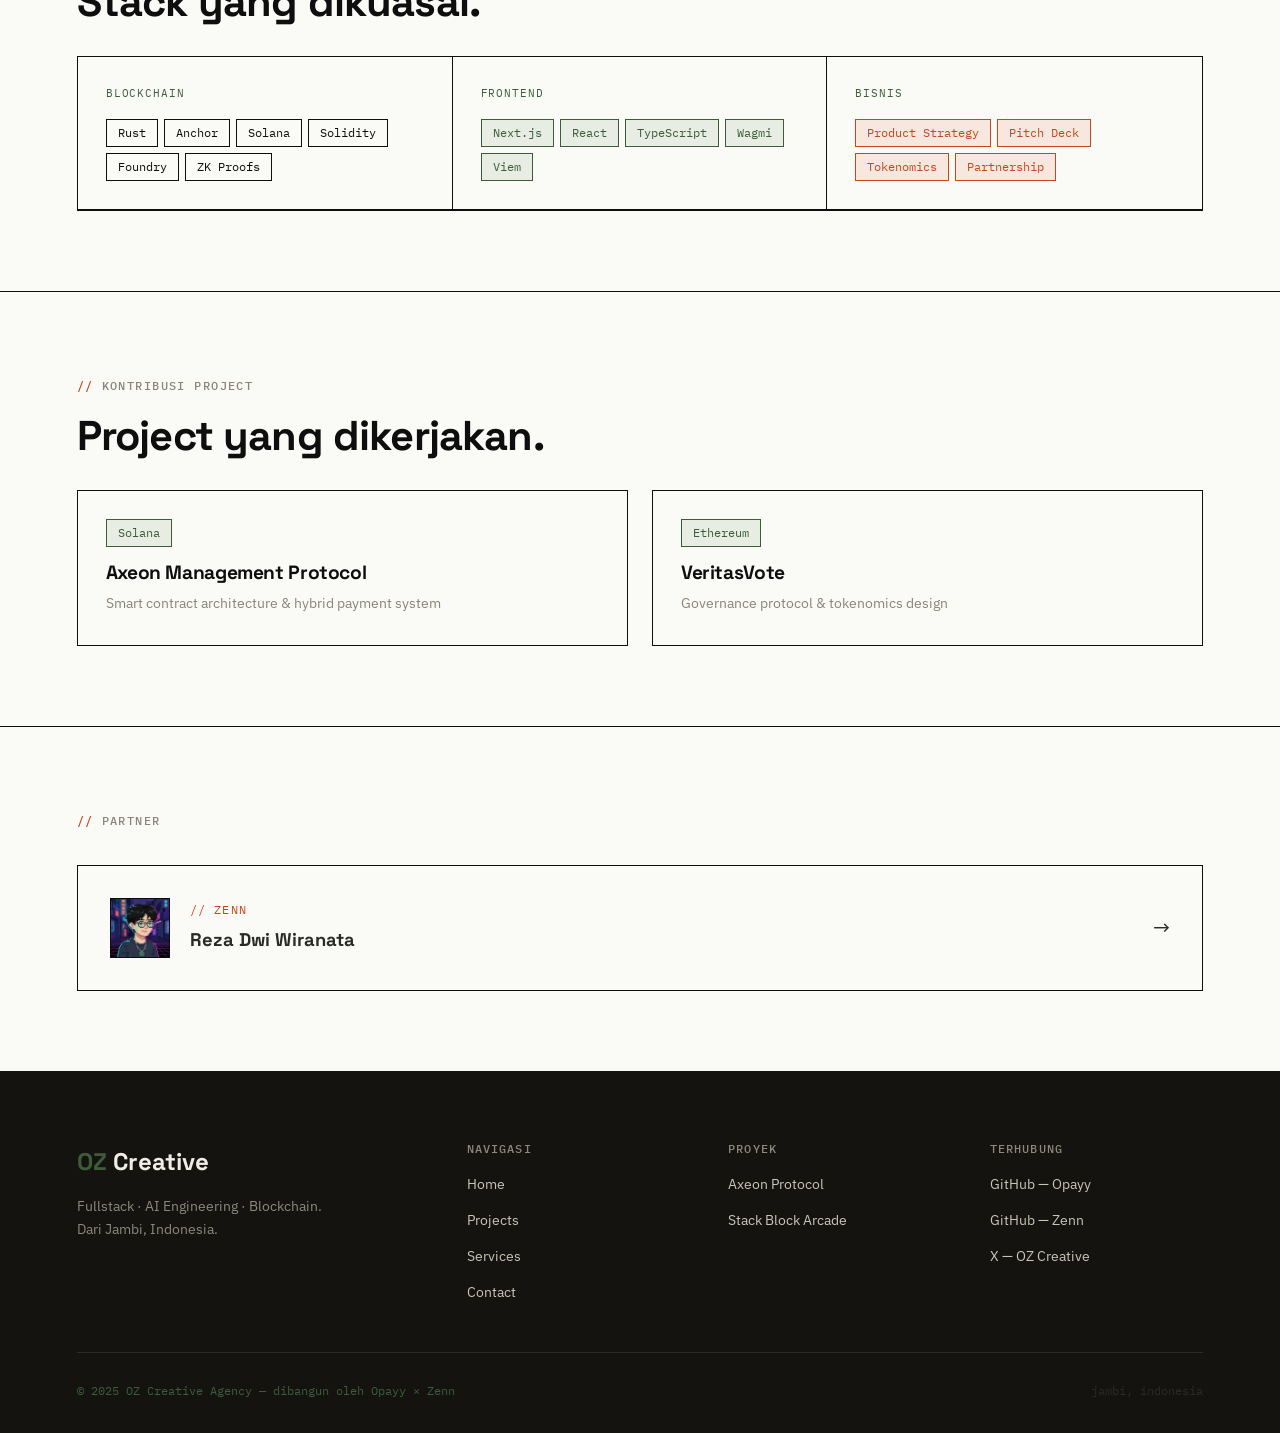
<file: founder-opayy.html>
<!doctype html>
<html lang="id">
  <head>
    <meta charset="UTF-8" />
    <meta name="viewport" content="width=device-width,initial-scale=1" />
    <title>Naufal Aufaa Abyan (Opayy) — OZ Creative Agency</title>
    <meta
      name="description"
      content="Co-founder OZ Creative Agency, fullstack developer di Solana dan Ethereum sekaligus business development lead."
    />
    <link rel="canonical" href="https://ozcreative.agency/founder-opayy.html" />

    <!-- Favicons -->
    <link rel="icon" type="image/svg+xml" href="assets/images/favicon.svg" />
    <link
      rel="icon"
      type="image/png"
      sizes="32x32"
      href="assets/images/favicon-32.png"
    />
    <link
      rel="icon"
      type="image/png"
      sizes="16x16"
      href="assets/images/favicon-16.png"
    />
    <link rel="apple-touch-icon" href="assets/images/apple-touch-icon.png" />
    <link rel="manifest" href="site.webmanifest" />
    <meta name="theme-color" content="#0E0E0E" />

    <!-- Open Graph -->
    <meta property="og:type" content="website" />
    <meta
      property="og:title"
      content="Naufal Aufaa Abyan (Opayy) — OZ Creative Agency"
    />
    <meta
      property="og:description"
      content="Co-founder OZ Creative Agency, fullstack developer di Solana dan Ethereum sekaligus business development lead."
    />
    <meta
      property="og:image"
      content="https://ozcreative.agency/assets/images/og-image.png"
    />
    <meta property="og:image:width" content="1200" />
    <meta property="og:image:height" content="630" />
    <meta
      property="og:url"
      content="https://ozcreative.agency/founder-opayy.html"
    />
    <meta property="og:site_name" content="OZ Creative Agency" />
    <meta property="og:locale" content="id_ID" />

    <!-- Twitter Card -->
    <meta name="twitter:card" content="summary_large_image" />
    <meta
      name="twitter:title"
      content="Naufal Aufaa Abyan (Opayy) — OZ Creative Agency"
    />
    <meta
      name="twitter:description"
      content="Co-founder OZ Creative Agency, fullstack developer di Solana dan Ethereum sekaligus business development lead."
    />
    <meta
      name="twitter:image"
      content="https://ozcreative.agency/assets/images/og-image.png"
    />

    <!-- Fonts -->
    <link rel="preconnect" href="https://fonts.googleapis.com" />
    <link rel="preconnect" href="https://fonts.gstatic.com" crossorigin />
    <link
      rel="stylesheet"
      href="https://fonts.googleapis.com/css2?family=Space+Grotesk:wght@400;500;600;700&family=IBM+Plex+Sans:wght@400;500;600;700&family=IBM+Plex+Mono:wght@400;500;600&display=swap"
    />
    <link rel="stylesheet" href="css/tokens.css" />
    <link rel="stylesheet" href="css/base.css" />
    <link rel="stylesheet" href="css/components.css" />
    <link rel="stylesheet" href="css/pages.css" />
  </head>
  <body>
    <a href="#main-content" class="skip-link">Skip to main content</a>
    <div id="curtain"></div>

    <nav class="site-nav" id="siteNav">
      <a href="index.html" class="nav-mark">
        <img
          src="assets/images/logo-oz-mark-transparent.png"
          alt="OZ Creative Agency"
          class="mark-logo"
          loading="eager"
        />
        <span
          >Creative<span class="mark-sub"><br />agency.sh</span></span
        >
      </a>
      <ul class="nav-links" id="navLinks">
        <li><a href="index.html">home</a></li>
        <li><a href="projects.html">projects</a></li>
        <li><a href="services.html">services</a></li>
        <li><a href="contact.html" class="nav-cta">contact</a></li>
        <li class="lang-switch">
          <button data-lang-btn="id" aria-label="Switch to Indonesian">
            ID</button
          ><button data-lang-btn="en" aria-label="Switch to English">EN</button>
        </li>
      </ul>
      <button
        class="hamburger"
        id="hamburger"
        aria-label="Toggle navigation menu"
        aria-expanded="false"
      >
        <span></span><span></span><span></span>
      </button>
    </nav>

    <section id="main-content" class="fp-hero">
      <div class="fp-breadcrumb rv">
        <a href="index.html" data-lang-id>beranda</a
        ><a href="index.html" data-lang-en style="display: none">home</a>
        <span>/</span>
        <span data-lang-id>founder</span
        ><span data-lang-en style="display: none">founder</span>
        <span>/</span>
        <span style="color: var(--ink)">opayy</span>
      </div>

      <div class="fp-grid">
        <div
          class="fp-photo-frame scan-frame rv rv-left"
          data-tilt
          data-tilt-strength="5"
        >
          <img
            src="assets/images/foto-opayy.jpg"
            alt="Naufal Aufaa Abyan"
            onerror="
              this.style.display = 'none';
              this.nextElementSibling.style.display = 'flex';
            "
            loading="lazy"
            decoding="async"
          />
          <div class="fp-photo-fallback" style="display: none">N</div>
          <div class="fp-photo-tag">// opayy</div>
        </div>
        <div class="fp-info rv rv-right">
          <div class="fp-handle">NAUFAL.AUFAA.ABYAN</div>
          <h1 class="fp-name" data-scramble>Opayy</h1>
          <div class="fp-role">
            <span data-lang-id
              >co-founder — developer &amp; business development</span
            >
            <span data-lang-en style="display: none"
              >co-founder — developer &amp; business development</span
            >
          </div>
          <p class="fp-bio-lead">
            <span data-lang-id
              >Fullstack developer di ekosistem <strong>Solana</strong> dan
              <strong>Ethereum</strong> yang juga merangkap sebagai penggerak
              sisi bisnis OZ Creative Agency. Dua peran, satu standar kerja yang
              sama: kalau tidak bisa diverifikasi, belum selesai.</span
            >
            <span data-lang-en style="display: none"
              >Fullstack developer across the <strong>Solana</strong> and
              <strong>Ethereum</strong> ecosystems, also driving the business
              side of OZ Creative Agency. Two roles, one standard: if it can't
              be verified, it isn't done.</span
            >
          </p>
          <div class="fp-socials-row">
            <a
              href="https://github.com/Opayys"
              target="_blank"
              rel="noopener"
              class="fp-soc-btn"
              data-magnetic
            >
              <svg
                width="15"
                height="15"
                fill="currentColor"
                viewBox="0 0 24 24"
              >
                <path
                  d="M12 0C5.37 0 0 5.37 0 12c0 5.31 3.435 9.795 8.205 11.385.6.105.825-.255.825-.57 0-.285-.015-1.23-.015-2.235-3.015.555-3.795-.735-4.035-1.41-.135-.345-.72-1.41-1.23-1.695-.42-.225-1.02-.78-.015-.795.945-.015 1.62.87 1.845 1.23 1.08 1.815 2.805 1.305 3.495.99.105-.78.42-1.305.765-1.605-2.67-.3-5.46-1.335-5.46-5.925 0-1.305.465-2.385 1.23-3.225-.12-.3-.54-1.53.12-3.18 0 0 1.005-.315 3.3 1.23.96-.27 1.98-.405 3-.405s2.04.135 3 .405c2.295-1.56 3.3-1.23 3.3-1.23.66 1.65.24 2.88.12 3.18.765.84 1.23 1.905 1.23 3.225 0 4.605-2.805 5.625-5.475 5.925.435.375.81 1.095.81 2.22 0 1.605-.015 2.895-.015 3.3 0 .315.225.69.825.57A12.02 12.02 0 0 0 24 12c0-6.63-5.37-12-12-12z"
                />
              </svg>
              GitHub
            </a>
            <a
              href="https://x.com/NaufalByann"
              target="_blank"
              rel="noopener"
              class="fp-soc-btn"
              data-magnetic
            >
              <svg
                width="13"
                height="13"
                fill="currentColor"
                viewBox="0 0 24 24"
              >
                <path
                  d="M18.244 2.25h3.308l-7.227 8.26 8.502 11.24H16.17l-4.714-6.231-5.401 6.231H2.746l7.73-8.835L1.254 2.25H8.08l4.258 5.63 5.906-5.63zm-1.161 17.52h1.833L7.084 4.126H5.117z"
                />
              </svg>
              X / Twitter
            </a>
          </div>
        </div>
      </div>

      <div class="fp-stats-row rv">
        <div class="fp-stat">
          <span class="fp-stat-num" data-count="4">0</span
          ><span class="fp-stat-label" data-lang-id>build live</span
          ><span class="fp-stat-label" data-lang-en style="display: none"
            >live builds</span
          >
        </div>
        <div class="fp-stat">
          <span class="fp-stat-num" data-count="2">0</span
          ><span class="fp-stat-label" data-lang-id>ekosistem</span
          ><span class="fp-stat-label" data-lang-en style="display: none"
            >ecosystems</span
          >
        </div>
        <div class="fp-stat">
          <span class="fp-stat-num" data-count="2">0</span
          ><span class="fp-stat-label" data-lang-id>peran</span
          ><span class="fp-stat-label" data-lang-en style="display: none"
            >roles</span
          >
        </div>
        <div class="fp-stat">
          <span class="fp-stat-num" data-count="100" data-suffix="%">0</span
          ><span class="fp-stat-label" data-lang-id>commit terverifikasi</span
          ><span class="fp-stat-label" data-lang-en style="display: none"
            >verified commits</span
          >
        </div>
      </div>
    </section>

    <!-- BIO -->
    <section class="fp-section">
      <div class="tag-label" data-lang-id>profil lengkap</div>
      <div class="tag-label" data-lang-en style="display: none">
        full profile
      </div>
      <h2 class="rv" data-lang-id>Lebih dari sekadar developer.</h2>
      <h2 class="rv" data-lang-en style="display: none">
        More than just a developer.
      </h2>
      <div class="rv" style="transition-delay: 0.08s">
        <p data-lang-id>
          Naufal Aufaa Abyan, akrab disapa <strong>Opayy</strong>, adalah
          co-founder OZ Creative Agency yang menggabungkan dua keahlian yang
          jarang ditemukan dalam satu orang: kemampuan teknis menulis smart
          contract on-chain, dan kemampuan bisnis untuk membawa produk itu ke
          pasar.
        </p>
        <p data-lang-id>
          Di sisi development, Opayy menulis kontrak Rust/Anchor untuk Solana
          dan Solidity untuk Ethereum — termasuk arsitektur inti di balik
          <strong>Axeon Management Protocol</strong>. Di sisi bisnis, ia yang
          menyusun strategi produk, pitch deck, dan menjalin partnership untuk
          OZ Creative Agency.
        </p>
        <p data-lang-id>
          Meski merangkap dua peran, Opayy dan Zenn tetap setara secara skill
          teknis — pembagian ini murni soal fokus, bukan soal siapa yang lebih
          jago.
        </p>

        <p data-lang-en style="display: none">
          Naufal Aufaa Abyan, known as <strong>Opayy</strong>, is co-founder of
          OZ Creative Agency, combining two skill sets rarely found in one
          person: the technical ability to write on-chain smart contracts, and
          the business ability to bring that product to market.
        </p>
        <p data-lang-en style="display: none">
          On the development side, Opayy writes Rust/Anchor contracts for Solana
          and Solidity for Ethereum — including the core architecture behind
          <strong>Axeon Management Protocol</strong>. On the business side, he
          shapes product strategy, pitch decks, and partnerships for OZ Creative
          Agency.
        </p>
        <p data-lang-en style="display: none">
          Despite wearing two hats, Opayy and Zenn remain equal in technical
          skill — the split is purely about focus, not about who's more capable.
        </p>
      </div>
    </section>

    <!-- SKILLS -->
    <section class="fp-section">
      <div class="tag-label" data-lang-id>keahlian</div>
      <div class="tag-label" data-lang-en style="display: none">expertise</div>
      <h2 class="rv" data-lang-id>Stack yang dikuasai.</h2>
      <h2 class="rv" data-lang-en style="display: none">Stack mastered.</h2>
      <div class="fp-skill-grid rv-stagger rv">
        <div class="fp-skill-cat">
          <div class="fp-skill-cat-label">Blockchain</div>
          <div class="fp-skill-cat-items">
            <span class="chip">Rust</span><span class="chip">Anchor</span
            ><span class="chip">Solana</span> <span class="chip">Solidity</span
            ><span class="chip">Foundry</span
            ><span class="chip">ZK Proofs</span>
          </div>
        </div>
        <div class="fp-skill-cat">
          <div class="fp-skill-cat-label">Frontend</div>
          <div class="fp-skill-cat-items">
            <span class="chip moss">Next.js</span
            ><span class="chip moss">React</span>
            <span class="chip moss">TypeScript</span
            ><span class="chip moss">Wagmi</span
            ><span class="chip moss">Viem</span>
          </div>
        </div>
        <div class="fp-skill-cat">
          <div class="fp-skill-cat-label" data-lang-id>Bisnis</div>
          <div class="fp-skill-cat-label" data-lang-en style="display: none">
            Business
          </div>
          <div class="fp-skill-cat-items">
            <span class="chip rust">Product Strategy</span
            ><span class="chip rust">Pitch Deck</span>
            <span class="chip rust">Tokenomics</span
            ><span class="chip rust">Partnership</span>
          </div>
        </div>
      </div>
    </section>

    <!-- PROJECTS LED -->
    <section class="fp-section">
      <div class="tag-label" data-lang-id>kontribusi project</div>
      <div class="tag-label" data-lang-en style="display: none">
        project contributions
      </div>
      <h2 class="rv" data-lang-id>Project yang dikerjakan.</h2>
      <h2 class="rv" data-lang-en style="display: none">Projects worked on.</h2>
      <div class="fp-projects-row rv-stagger rv">
        <a
          href="project-axeon.html"
          class="flat-card moss-hover"
          style="padding: 1.75rem; display: block"
          data-tilt
          data-tilt-strength="4"
        >
          <div class="chip moss" style="margin-bottom: 1rem">Solana</div>
          <h3 style="font-size: 1.2rem; margin-bottom: 0.5rem">
            Axeon Management Protocol
          </h3>
          <p
            style="font-size: 0.85rem; color: var(--stone); margin: 0"
            data-lang-id
          >
            Smart contract architecture &amp; hybrid payment system
          </p>
          <p
            style="font-size: 0.85rem; color: var(--stone); margin: 0"
            data-lang-en
            style="display: none"
          >
            Smart contract architecture &amp; hybrid payment system
          </p>
        </a>
        <a
          href="project-veritasvote.html"
          class="flat-card moss-hover"
          style="padding: 1.75rem; display: block"
          data-tilt
          data-tilt-strength="4"
        >
          <div class="chip moss" style="margin-bottom: 1rem">Ethereum</div>
          <h3 style="font-size: 1.2rem; margin-bottom: 0.5rem">VeritasVote</h3>
          <p
            style="font-size: 0.85rem; color: var(--stone); margin: 0"
            data-lang-id
          >
            Governance protocol &amp; tokenomics design
          </p>
          <p
            style="font-size: 0.85rem; color: var(--stone); margin: 0"
            data-lang-en
            style="display: none"
          >
            Governance protocol &amp; tokenomics design
          </p>
        </a>
      </div>
    </section>

    <!-- OTHER FOUNDER -->
    <section class="fp-section" style="border-bottom: none">
      <div class="tag-label" data-lang-id>partner</div>
      <div class="tag-label" data-lang-en style="display: none">partner</div>
      <a href="founder-zenn.html" class="fp-other-founder rv">
        <div style="display: flex; align-items: center; gap: 1.25rem">
          <div class="f-photo" style="width: 60px; height: 60px">
            <img
              src="assets/images/foto-zenn.jpg"
              alt="Zenn"
              onerror="
                this.style.display = 'none';
                this.nextElementSibling.style.display = 'flex';
              "
              loading="lazy"
              decoding="async"
            />
            <div class="f-photo-fallback" style="display: none">R</div>
          </div>
          <div>
            <div class="f-handle" style="color: var(--rust)">// zenn</div>
            <div
              style="
                font-family: var(--f-display);
                font-weight: 700;
                font-size: 1.15rem;
              "
            >
              Reza Dwi Wiranata
            </div>
          </div>
        </div>
        <span class="btn-arrow" style="font-size: 1.3rem">→</span>
      </a>
    </section>

    <footer class="site-footer">
      <div class="footer-grid">
        <div>
          <div class="footer-mark"><span>OZ</span> Creative</div>
          <p data-lang-id>
            Fullstack · AI Engineering · Blockchain. Dari Jambi, Indonesia.
          </p>
          <p data-lang-en style="display: none">
            Fullstack · AI Engineering · Blockchain. From Jambi, Indonesia.
          </p>
        </div>
        <div class="footer-col">
          <h4 data-lang-id>navigasi</h4>
          <h4 data-lang-en style="display: none">navigation</h4>
          <ul>
            <li><a href="index.html">Home</a></li>
            <li><a href="projects.html">Projects</a></li>
            <li><a href="services.html">Services</a></li>
            <li><a href="contact.html">Contact</a></li>
          </ul>
        </div>
        <div class="footer-col">
          <h4 data-lang-id>proyek</h4>
          <h4 data-lang-en style="display: none">projects</h4>
          <ul>
            <li><a href="project-axeon.html">Axeon Protocol</a></li>
            <li><a href="project-stackblock.html">Stack Block Arcade</a></li>
          </ul>
        </div>
        <div class="footer-col">
          <h4 data-lang-id>terhubung</h4>
          <h4 data-lang-en style="display: none">connect</h4>
          <ul>
            <li>
              <a href="https://github.com/Opayys" target="_blank" rel="noopener"
                >GitHub — Opayy</a
              >
            </li>
            <li>
              <a
                href="https://github.com/GodZenn"
                target="_blank"
                rel="noopener"
                >GitHub — Zenn</a
              >
            </li>
            <li>
              <a
                href="https://x.com/0xOZCreative"
                target="_blank"
                rel="noopener"
                >X — OZ Creative</a
              >
            </li>
          </ul>
        </div>
      </div>
      <div class="footer-bottom">
        <p>
          <span data-lang-id>© 2025 OZ Creative Agency — dibangun oleh</span
          ><span data-lang-en style="display: none"
            >© 2025 OZ Creative Agency — built by</span
          >
          <span>Opayy × Zenn</span>
        </p>
        <p>jambi, indonesia</p>
      </div>
    </footer>

    <script src="js/nav.js"></script>
    <script src="js/transition.js"></script>
    <script src="js/reveal.js"></script>
    <script src="js/counter.js"></script>
    <script src="js/tilt.js"></script>
    <script src="js/cursor.js"></script>
    <script src="js/scramble.js"></script>
    <script src="js/magnetic.js"></script>
    <script src="js/i18n.js"></script>
  </body>
</html>
</file>
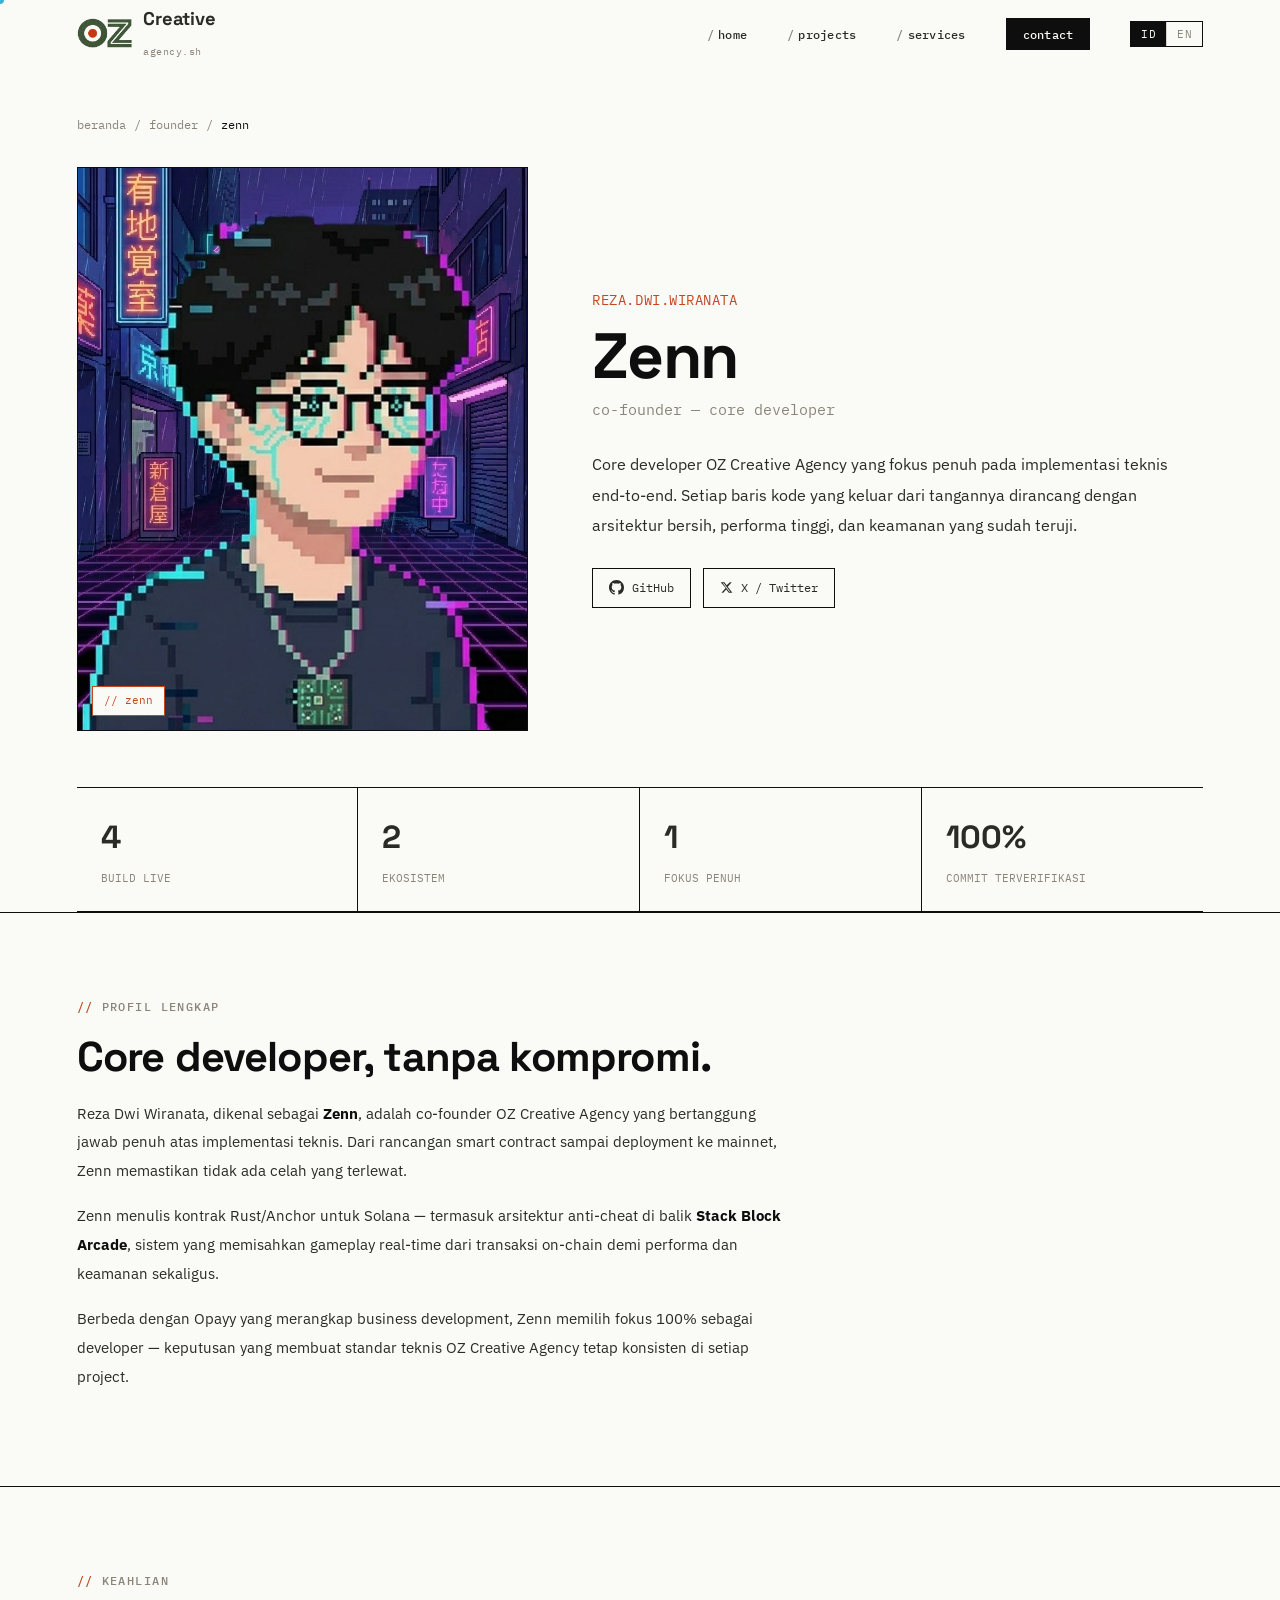
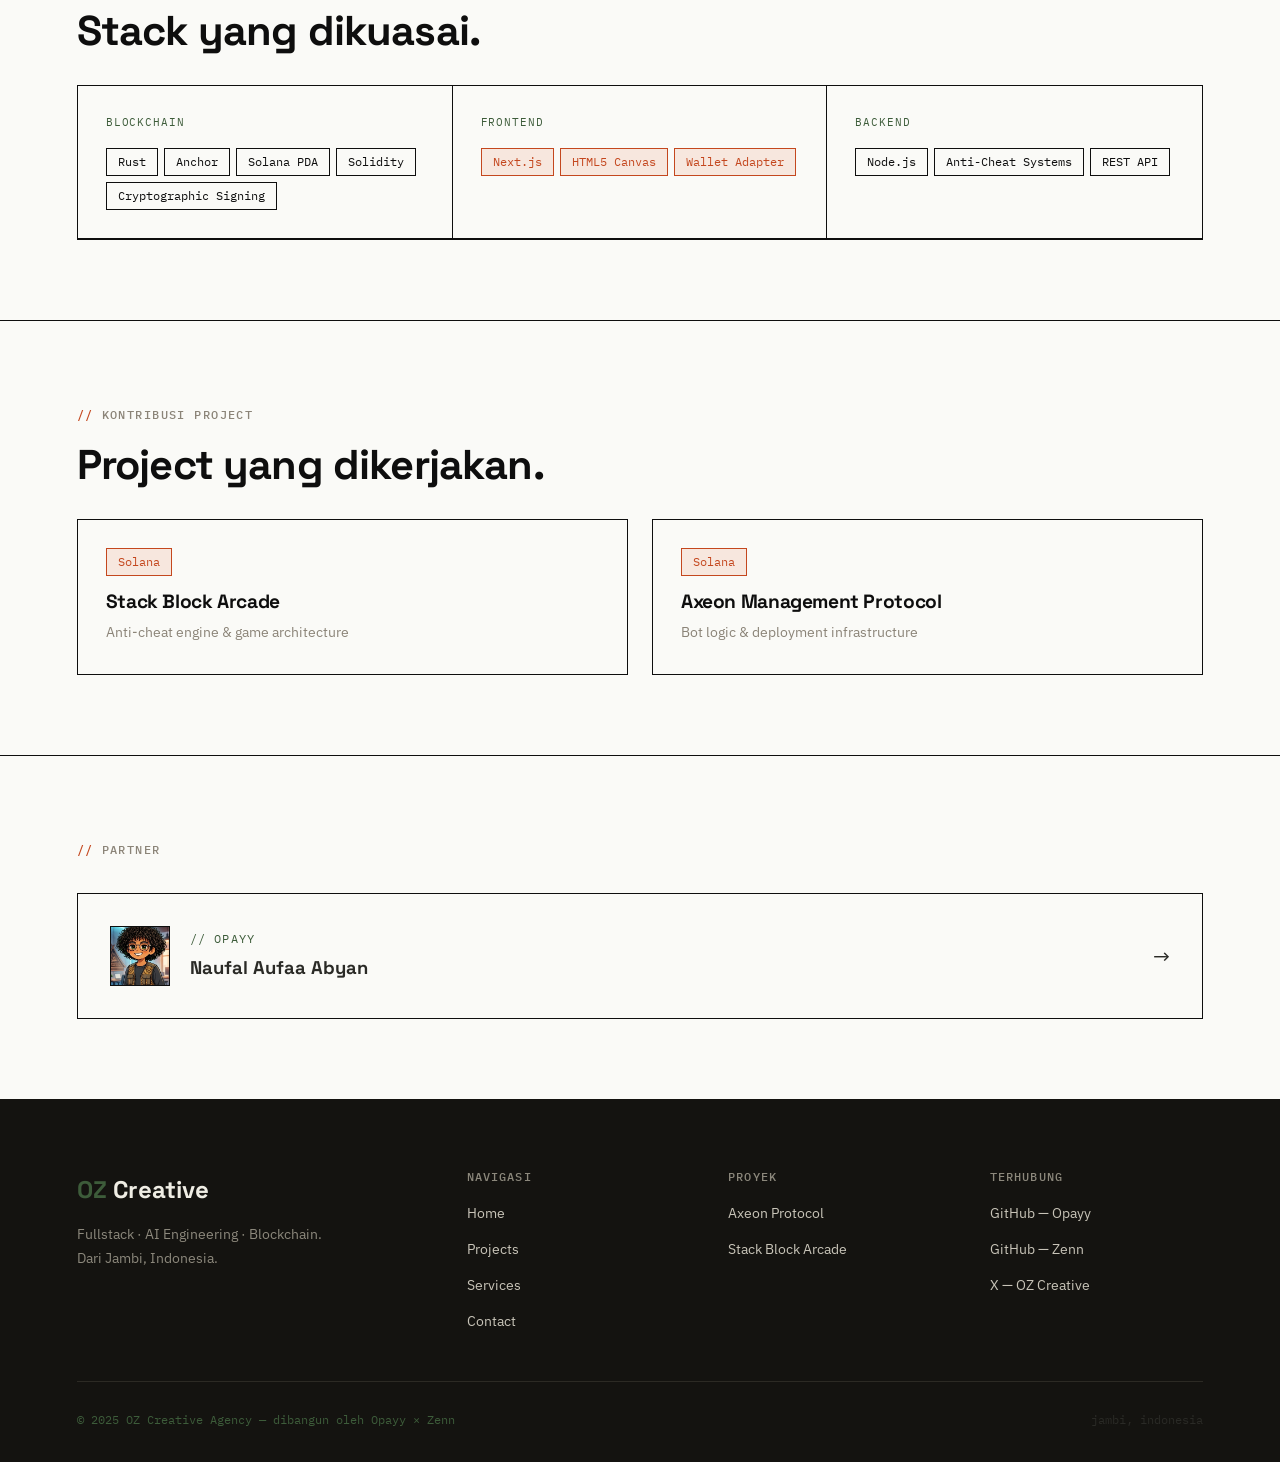
<file: founder-zenn.html>
<!doctype html>
<html lang="id">
  <head>
    <meta charset="UTF-8" />
    <meta name="viewport" content="width=device-width,initial-scale=1" />
    <title>Reza Dwi Wiranata (Zenn) — OZ Creative Agency</title>
    <meta
      name="description"
      content="Co-founder OZ Creative Agency, core developer yang fokus pada implementasi teknis end-to-end di Solana."
    />
    <link rel="canonical" href="https://ozcreative.agency/founder-zenn.html" />

    <!-- Favicons -->
    <link rel="icon" type="image/svg+xml" href="assets/images/favicon.svg" />
    <link
      rel="icon"
      type="image/png"
      sizes="32x32"
      href="assets/images/favicon-32.png"
    />
    <link
      rel="icon"
      type="image/png"
      sizes="16x16"
      href="assets/images/favicon-16.png"
    />
    <link rel="apple-touch-icon" href="assets/images/apple-touch-icon.png" />
    <link rel="manifest" href="site.webmanifest" />
    <meta name="theme-color" content="#0E0E0E" />

    <!-- Open Graph -->
    <meta property="og:type" content="website" />
    <meta
      property="og:title"
      content="Reza Dwi Wiranata (Zenn) — OZ Creative Agency"
    />
    <meta
      property="og:description"
      content="Co-founder OZ Creative Agency, core developer yang fokus pada implementasi teknis end-to-end di Solana."
    />
    <meta
      property="og:image"
      content="https://ozcreative.agency/assets/images/og-image.png"
    />
    <meta property="og:image:width" content="1200" />
    <meta property="og:image:height" content="630" />
    <meta
      property="og:url"
      content="https://ozcreative.agency/founder-zenn.html"
    />
    <meta property="og:site_name" content="OZ Creative Agency" />
    <meta property="og:locale" content="id_ID" />

    <!-- Twitter Card -->
    <meta name="twitter:card" content="summary_large_image" />
    <meta
      name="twitter:title"
      content="Reza Dwi Wiranata (Zenn) — OZ Creative Agency"
    />
    <meta
      name="twitter:description"
      content="Co-founder OZ Creative Agency, core developer yang fokus pada implementasi teknis end-to-end di Solana."
    />
    <meta
      name="twitter:image"
      content="https://ozcreative.agency/assets/images/og-image.png"
    />

    <!-- Fonts -->
    <link rel="preconnect" href="https://fonts.googleapis.com" />
    <link rel="preconnect" href="https://fonts.gstatic.com" crossorigin />
    <link
      rel="stylesheet"
      href="https://fonts.googleapis.com/css2?family=Space+Grotesk:wght@400;500;600;700&family=IBM+Plex+Sans:wght@400;500;600;700&family=IBM+Plex+Mono:wght@400;500;600&display=swap"
    />
    <link rel="stylesheet" href="css/tokens.css" />
    <link rel="stylesheet" href="css/base.css" />
    <link rel="stylesheet" href="css/components.css" />
    <link rel="stylesheet" href="css/pages.css" />
  </head>
  <body>
    <a href="#main-content" class="skip-link">Skip to main content</a>
    <div id="curtain"></div>

    <nav class="site-nav" id="siteNav">
      <a href="index.html" class="nav-mark">
        <img
          src="assets/images/logo-oz-mark-transparent.png"
          alt="OZ Creative Agency"
          class="mark-logo"
          loading="eager"
        />
        <span
          >Creative<span class="mark-sub"><br />agency.sh</span></span
        >
      </a>
      <ul class="nav-links" id="navLinks">
        <li><a href="index.html">home</a></li>
        <li><a href="projects.html">projects</a></li>
        <li><a href="services.html">services</a></li>
        <li><a href="contact.html" class="nav-cta">contact</a></li>
        <li class="lang-switch">
          <button data-lang-btn="id" aria-label="Switch to Indonesian">
            ID</button
          ><button data-lang-btn="en" aria-label="Switch to English">EN</button>
        </li>
      </ul>
      <button
        class="hamburger"
        id="hamburger"
        aria-label="Toggle navigation menu"
        aria-expanded="false"
      >
        <span></span><span></span><span></span>
      </button>
    </nav>

    <section id="main-content" class="fp-hero">
      <div class="fp-breadcrumb rv">
        <a href="index.html" data-lang-id>beranda</a
        ><a href="index.html" data-lang-en style="display: none">home</a>
        <span>/</span>
        <span data-lang-id>founder</span
        ><span data-lang-en style="display: none">founder</span>
        <span>/</span>
        <span style="color: var(--ink)">zenn</span>
      </div>

      <div class="fp-grid">
        <div
          class="fp-photo-frame scan-frame scan-rust rv rv-left"
          data-tilt
          data-tilt-strength="5"
        >
          <img
            src="assets/images/foto-zenn.jpg"
            alt="Reza Dwi Wiranata"
            onerror="
              this.style.display = 'none';
              this.nextElementSibling.style.display = 'flex';
            "
            loading="lazy"
            decoding="async"
          />
          <div class="fp-photo-fallback" style="display: none">R</div>
          <div
            class="fp-photo-tag"
            style="border-color: var(--rust); color: var(--rust)"
          >
            // zenn
          </div>
        </div>
        <div class="fp-info rv rv-right">
          <div class="fp-handle" style="color: var(--rust)">
            REZA.DWI.WIRANATA
          </div>
          <h1 class="fp-name" data-scramble>Zenn</h1>
          <div class="fp-role">
            <span data-lang-id>co-founder — core developer</span>
            <span data-lang-en style="display: none"
              >co-founder — core developer</span
            >
          </div>
          <p class="fp-bio-lead">
            <span data-lang-id
              >Core developer OZ Creative Agency yang fokus penuh pada
              implementasi teknis end-to-end. Setiap baris kode yang keluar dari
              tangannya dirancang dengan arsitektur bersih, performa tinggi, dan
              keamanan yang sudah teruji.</span
            >
            <span data-lang-en style="display: none"
              >Core developer at OZ Creative Agency, fully focused on end-to-end
              technical implementation. Every line of code he ships is designed
              with clean architecture, high performance, and tested
              security.</span
            >
          </p>
          <div class="fp-socials-row">
            <a
              href="https://github.com/GodZenn"
              target="_blank"
              rel="noopener"
              class="fp-soc-btn"
              data-magnetic
            >
              <svg
                width="15"
                height="15"
                fill="currentColor"
                viewBox="0 0 24 24"
              >
                <path
                  d="M12 0C5.37 0 0 5.37 0 12c0 5.31 3.435 9.795 8.205 11.385.6.105.825-.255.825-.57 0-.285-.015-1.23-.015-2.235-3.015.555-3.795-.735-4.035-1.41-.135-.345-.72-1.41-1.23-1.695-.42-.225-1.02-.78-.015-.795.945-.015 1.62.87 1.845 1.23 1.08 1.815 2.805 1.305 3.495.99.105-.78.42-1.305.765-1.605-2.67-.3-5.46-1.335-5.46-5.925 0-1.305.465-2.385 1.23-3.225-.12-.3-.54-1.53.12-3.18 0 0 1.005-.315 3.3 1.23.96-.27 1.98-.405 3-.405s2.04.135 3 .405c2.295-1.56 3.3-1.23 3.3-1.23.66 1.65.24 2.88.12 3.18.765.84 1.23 1.905 1.23 3.225 0 4.605-2.805 5.625-5.475 5.925.435.375.81 1.095.81 2.22 0 1.605-.015 2.895-.015 3.3 0 .315.225.69.825.57A12.02 12.02 0 0 0 24 12c0-6.63-5.37-12-12-12z"
                />
              </svg>
              GitHub
            </a>
            <a
              href="https://x.com/rezawrntaa"
              target="_blank"
              rel="noopener"
              class="fp-soc-btn"
              data-magnetic
            >
              <svg
                width="13"
                height="13"
                fill="currentColor"
                viewBox="0 0 24 24"
              >
                <path
                  d="M18.244 2.25h3.308l-7.227 8.26 8.502 11.24H16.17l-4.714-6.231-5.401 6.231H2.746l7.73-8.835L1.254 2.25H8.08l4.258 5.63 5.906-5.63zm-1.161 17.52h1.833L7.084 4.126H5.117z"
                />
              </svg>
              X / Twitter
            </a>
          </div>
        </div>
      </div>

      <div class="fp-stats-row rv">
        <div class="fp-stat">
          <span class="fp-stat-num" data-count="4">0</span
          ><span class="fp-stat-label" data-lang-id>build live</span
          ><span class="fp-stat-label" data-lang-en style="display: none"
            >live builds</span
          >
        </div>
        <div class="fp-stat">
          <span class="fp-stat-num" data-count="2">0</span
          ><span class="fp-stat-label" data-lang-id>ekosistem</span
          ><span class="fp-stat-label" data-lang-en style="display: none"
            >ecosystems</span
          >
        </div>
        <div class="fp-stat">
          <span class="fp-stat-num" data-count="1">0</span
          ><span class="fp-stat-label" data-lang-id>fokus penuh</span
          ><span class="fp-stat-label" data-lang-en style="display: none"
            >full focus</span
          >
        </div>
        <div class="fp-stat">
          <span class="fp-stat-num" data-count="100" data-suffix="%">0</span
          ><span class="fp-stat-label" data-lang-id>commit terverifikasi</span
          ><span class="fp-stat-label" data-lang-en style="display: none"
            >verified commits</span
          >
        </div>
      </div>
    </section>

    <section class="fp-section">
      <div class="tag-label" data-lang-id>profil lengkap</div>
      <div class="tag-label" data-lang-en style="display: none">
        full profile
      </div>
      <h2 class="rv" data-lang-id>Core developer, tanpa kompromi.</h2>
      <h2 class="rv" data-lang-en style="display: none">
        Core developer, no compromises.
      </h2>
      <div class="rv" style="transition-delay: 0.08s">
        <p data-lang-id>
          Reza Dwi Wiranata, dikenal sebagai <strong>Zenn</strong>, adalah
          co-founder OZ Creative Agency yang bertanggung jawab penuh atas
          implementasi teknis. Dari rancangan smart contract sampai deployment
          ke mainnet, Zenn memastikan tidak ada celah yang terlewat.
        </p>
        <p data-lang-id>
          Zenn menulis kontrak Rust/Anchor untuk Solana — termasuk arsitektur
          anti-cheat di balik <strong>Stack Block Arcade</strong>, sistem yang
          memisahkan gameplay real-time dari transaksi on-chain demi performa
          dan keamanan sekaligus.
        </p>
        <p data-lang-id>
          Berbeda dengan Opayy yang merangkap business development, Zenn memilih
          fokus 100% sebagai developer — keputusan yang membuat standar teknis
          OZ Creative Agency tetap konsisten di setiap project.
        </p>

        <p data-lang-en style="display: none">
          Reza Dwi Wiranata, known as <strong>Zenn</strong>, is co-founder of OZ
          Creative Agency responsible for end-to-end technical implementation.
          From smart contract design to mainnet deployment, Zenn makes sure no
          gap goes unnoticed.
        </p>
        <p data-lang-en style="display: none">
          Zenn writes Rust/Anchor contracts for Solana — including the
          anti-cheat architecture behind <strong>Stack Block Arcade</strong>, a
          system that separates real-time gameplay from on-chain transactions
          for both performance and security.
        </p>
        <p data-lang-en style="display: none">
          Unlike Opayy who also handles business development, Zenn chooses to
          focus 100% as a developer — a decision that keeps OZ Creative Agency's
          technical standard consistent across every project.
        </p>
      </div>
    </section>

    <section class="fp-section">
      <div class="tag-label" data-lang-id>keahlian</div>
      <div class="tag-label" data-lang-en style="display: none">expertise</div>
      <h2 class="rv" data-lang-id>Stack yang dikuasai.</h2>
      <h2 class="rv" data-lang-en style="display: none">Stack mastered.</h2>
      <div class="fp-skill-grid rv-stagger rv">
        <div class="fp-skill-cat">
          <div class="fp-skill-cat-label">Blockchain</div>
          <div class="fp-skill-cat-items">
            <span class="chip">Rust</span><span class="chip">Anchor</span
            ><span class="chip">Solana PDA</span>
            <span class="chip">Solidity</span
            ><span class="chip">Cryptographic Signing</span>
          </div>
        </div>
        <div class="fp-skill-cat">
          <div class="fp-skill-cat-label">Frontend</div>
          <div class="fp-skill-cat-items">
            <span class="chip rust">Next.js</span
            ><span class="chip rust">HTML5 Canvas</span>
            <span class="chip rust">Wallet Adapter</span>
          </div>
        </div>
        <div class="fp-skill-cat">
          <div class="fp-skill-cat-label">Backend</div>
          <div class="fp-skill-cat-items">
            <span class="chip">Node.js</span
            ><span class="chip">Anti-Cheat Systems</span
            ><span class="chip">REST API</span>
          </div>
        </div>
      </div>
    </section>

    <section class="fp-section">
      <div class="tag-label" data-lang-id>kontribusi project</div>
      <div class="tag-label" data-lang-en style="display: none">
        project contributions
      </div>
      <h2 class="rv" data-lang-id>Project yang dikerjakan.</h2>
      <h2 class="rv" data-lang-en style="display: none">Projects worked on.</h2>
      <div class="fp-projects-row rv-stagger rv">
        <a
          href="project-stackblock.html"
          class="flat-card rust-hover"
          style="padding: 1.75rem; display: block"
          data-tilt
          data-tilt-strength="4"
        >
          <div class="chip rust" style="margin-bottom: 1rem">Solana</div>
          <h3 style="font-size: 1.2rem; margin-bottom: 0.5rem">
            Stack Block Arcade
          </h3>
          <p
            style="font-size: 0.85rem; color: var(--stone); margin: 0"
            data-lang-id
          >
            Anti-cheat engine &amp; game architecture
          </p>
          <p
            style="font-size: 0.85rem; color: var(--stone); margin: 0"
            data-lang-en
            style="display: none"
          >
            Anti-cheat engine &amp; game architecture
          </p>
        </a>
        <a
          href="project-axeon.html"
          class="flat-card rust-hover"
          style="padding: 1.75rem; display: block"
          data-tilt
          data-tilt-strength="4"
        >
          <div class="chip rust" style="margin-bottom: 1rem">Solana</div>
          <h3 style="font-size: 1.2rem; margin-bottom: 0.5rem">
            Axeon Management Protocol
          </h3>
          <p
            style="font-size: 0.85rem; color: var(--stone); margin: 0"
            data-lang-id
          >
            Bot logic &amp; deployment infrastructure
          </p>
          <p
            style="font-size: 0.85rem; color: var(--stone); margin: 0"
            data-lang-en
            style="display: none"
          >
            Bot logic &amp; deployment infrastructure
          </p>
        </a>
      </div>
    </section>

    <section class="fp-section" style="border-bottom: none">
      <div class="tag-label" data-lang-id>partner</div>
      <div class="tag-label" data-lang-en style="display: none">partner</div>
      <a href="founder-opayy.html" class="fp-other-founder rv">
        <div style="display: flex; align-items: center; gap: 1.25rem">
          <div class="f-photo" style="width: 60px; height: 60px">
            <img
              src="assets/images/foto-opayy.jpg"
              alt="Opayy"
              onerror="
                this.style.display = 'none';
                this.nextElementSibling.style.display = 'flex';
              "
              loading="lazy"
              decoding="async"
            />
            <div class="f-photo-fallback" style="display: none">N</div>
          </div>
          <div>
            <div class="f-handle">// opayy</div>
            <div
              style="
                font-family: var(--f-display);
                font-weight: 700;
                font-size: 1.15rem;
              "
            >
              Naufal Aufaa Abyan
            </div>
          </div>
        </div>
        <span class="btn-arrow" style="font-size: 1.3rem">→</span>
      </a>
    </section>

    <footer class="site-footer">
      <div class="footer-grid">
        <div>
          <div class="footer-mark"><span>OZ</span> Creative</div>
          <p data-lang-id>
            Fullstack · AI Engineering · Blockchain. Dari Jambi, Indonesia.
          </p>
          <p data-lang-en style="display: none">
            Fullstack · AI Engineering · Blockchain. From Jambi, Indonesia.
          </p>
        </div>
        <div class="footer-col">
          <h4 data-lang-id>navigasi</h4>
          <h4 data-lang-en style="display: none">navigation</h4>
          <ul>
            <li><a href="index.html">Home</a></li>
            <li><a href="projects.html">Projects</a></li>
            <li><a href="services.html">Services</a></li>
            <li><a href="contact.html">Contact</a></li>
          </ul>
        </div>
        <div class="footer-col">
          <h4 data-lang-id>proyek</h4>
          <h4 data-lang-en style="display: none">projects</h4>
          <ul>
            <li><a href="project-axeon.html">Axeon Protocol</a></li>
            <li><a href="project-stackblock.html">Stack Block Arcade</a></li>
          </ul>
        </div>
        <div class="footer-col">
          <h4 data-lang-id>terhubung</h4>
          <h4 data-lang-en style="display: none">connect</h4>
          <ul>
            <li>
              <a href="https://github.com/Opayys" target="_blank" rel="noopener"
                >GitHub — Opayy</a
              >
            </li>
            <li>
              <a
                href="https://github.com/GodZenn"
                target="_blank"
                rel="noopener"
                >GitHub — Zenn</a
              >
            </li>
            <li>
              <a
                href="https://x.com/0xOZCreative"
                target="_blank"
                rel="noopener"
                >X — OZ Creative</a
              >
            </li>
          </ul>
        </div>
      </div>
      <div class="footer-bottom">
        <p>
          <span data-lang-id>© 2025 OZ Creative Agency — dibangun oleh</span
          ><span data-lang-en style="display: none"
            >© 2025 OZ Creative Agency — built by</span
          >
          <span>Opayy × Zenn</span>
        </p>
        <p>jambi, indonesia</p>
      </div>
    </footer>

    <script src="js/nav.js"></script>
    <script src="js/transition.js"></script>
    <script src="js/reveal.js"></script>
    <script src="js/counter.js"></script>
    <script src="js/tilt.js"></script>
    <script src="js/cursor.js"></script>
    <script src="js/scramble.js"></script>
    <script src="js/magnetic.js"></script>
    <script src="js/i18n.js"></script>
  </body>
</html>
</file>
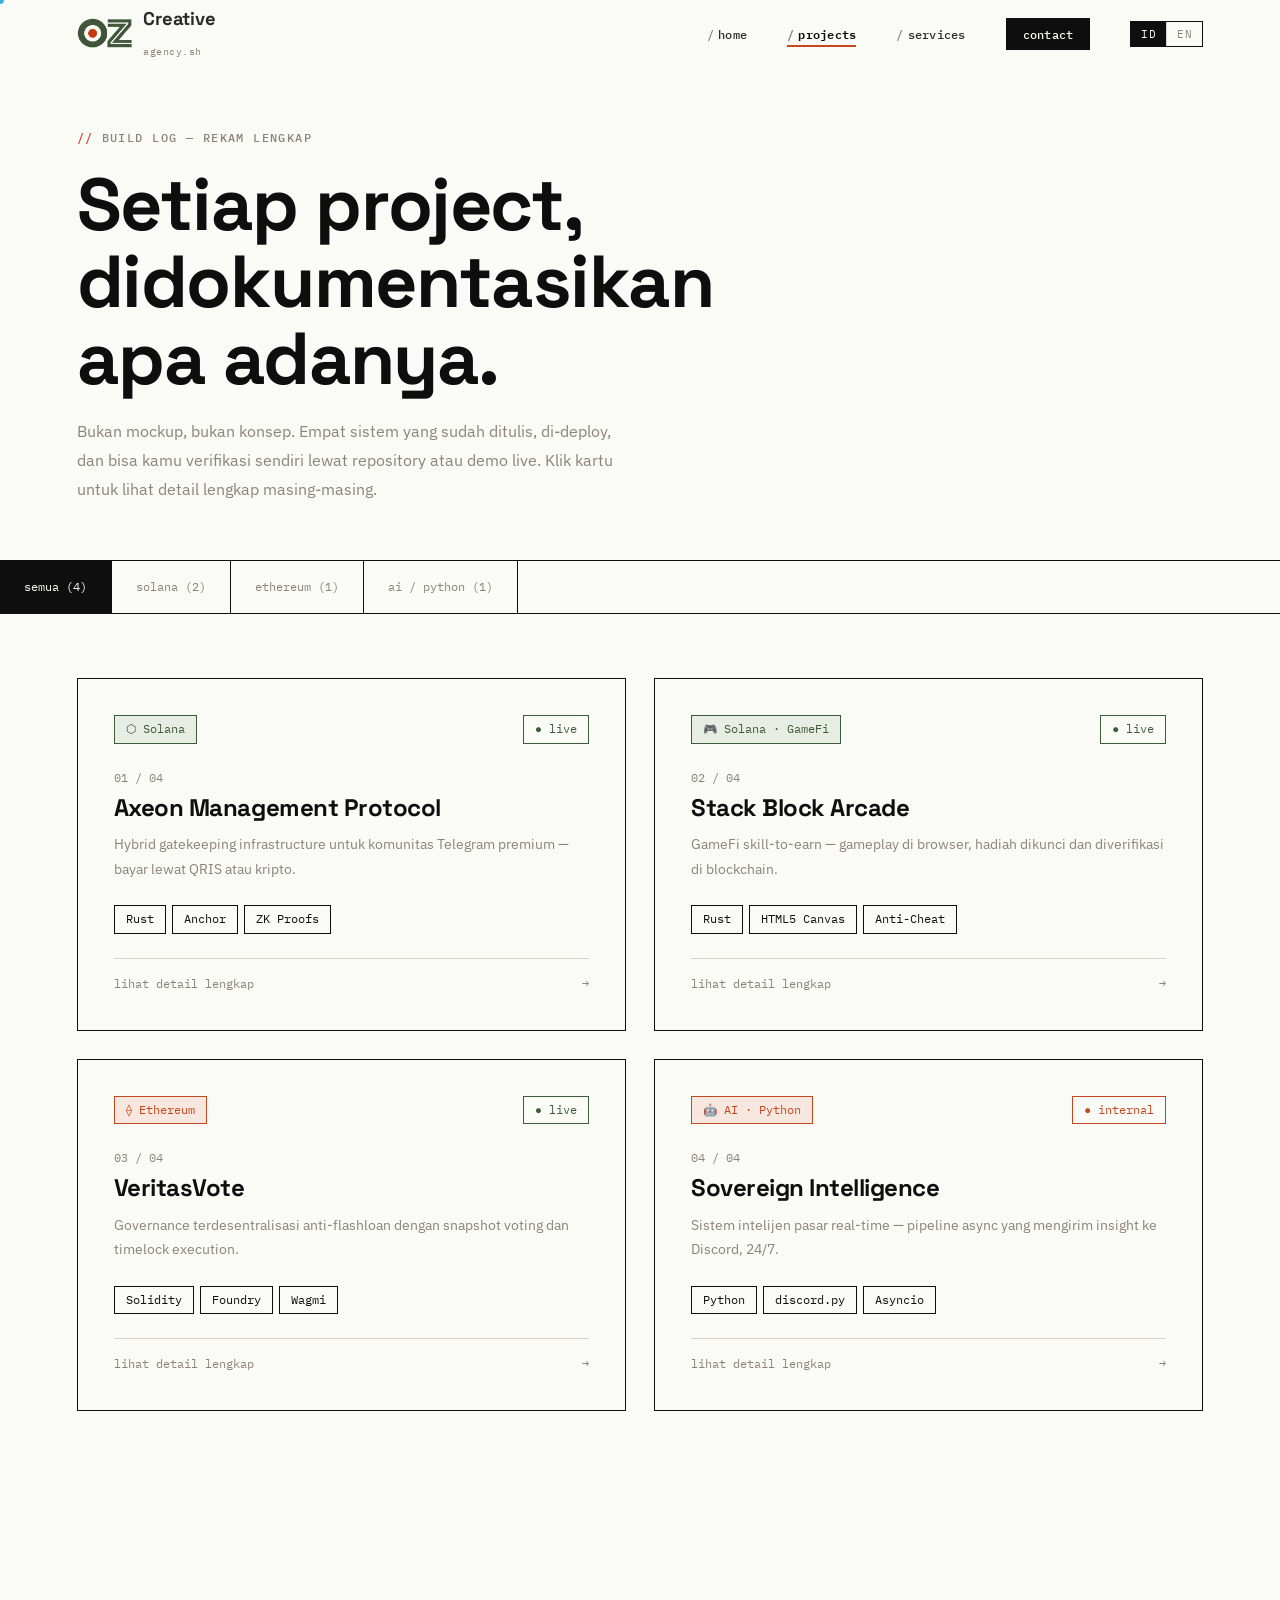
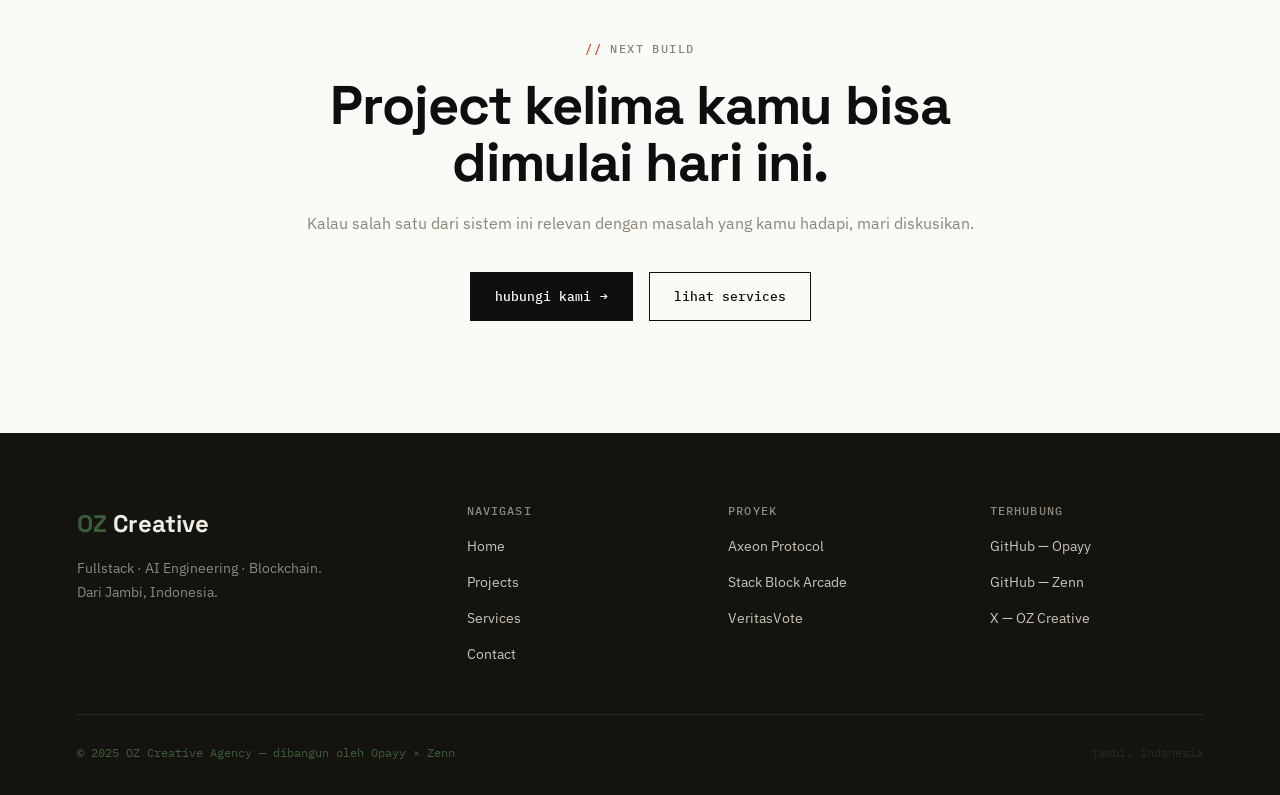
<file: projects.html>
<!doctype html>
<html lang="id">
  <head>
    <meta charset="UTF-8" />
    <meta name="viewport" content="width=device-width,initial-scale=1" />
    <title>Projects — OZ Creative Agency</title>
    <meta
      name="description"
      content="Empat sistem yang sudah live: Axeon Protocol, Stack Block Arcade, VeritasVote, dan Sovereign Intelligence. Lihat detail teknis lengkapnya."
    />
    <link rel="canonical" href="https://ozcreative.agency/projects.html" />

    <!-- Favicons -->
    <link rel="icon" type="image/svg+xml" href="assets/images/favicon.svg" />
    <link
      rel="icon"
      type="image/png"
      sizes="32x32"
      href="assets/images/favicon-32.png"
    />
    <link
      rel="icon"
      type="image/png"
      sizes="16x16"
      href="assets/images/favicon-16.png"
    />
    <link rel="apple-touch-icon" href="assets/images/apple-touch-icon.png" />
    <link rel="manifest" href="site.webmanifest" />
    <meta name="theme-color" content="#0E0E0E" />

    <!-- Open Graph -->
    <meta property="og:type" content="website" />
    <meta property="og:title" content="Projects — OZ Creative Agency" />
    <meta
      property="og:description"
      content="Empat sistem yang sudah live: Axeon Protocol, Stack Block Arcade, VeritasVote, dan Sovereign Intelligence. Lihat detail teknis lengkapnya."
    />
    <meta
      property="og:image"
      content="https://ozcreative.agency/assets/images/og-image.png"
    />
    <meta property="og:image:width" content="1200" />
    <meta property="og:image:height" content="630" />
    <meta property="og:url" content="https://ozcreative.agency/projects.html" />
    <meta property="og:site_name" content="OZ Creative Agency" />
    <meta property="og:locale" content="id_ID" />

    <!-- Twitter Card -->
    <meta name="twitter:card" content="summary_large_image" />
    <meta name="twitter:title" content="Projects — OZ Creative Agency" />
    <meta
      name="twitter:description"
      content="Empat sistem yang sudah live: Axeon Protocol, Stack Block Arcade, VeritasVote, dan Sovereign Intelligence. Lihat detail teknis lengkapnya."
    />
    <meta
      name="twitter:image"
      content="https://ozcreative.agency/assets/images/og-image.png"
    />

    <!-- Fonts -->
    <link rel="preconnect" href="https://fonts.googleapis.com" />
    <link rel="preconnect" href="https://fonts.gstatic.com" crossorigin />
    <link
      rel="stylesheet"
      href="https://fonts.googleapis.com/css2?family=Space+Grotesk:wght@400;500;600;700&family=IBM+Plex+Sans:wght@400;500;600;700&family=IBM+Plex+Mono:wght@400;500;600&display=swap"
    />
    <link rel="stylesheet" href="css/tokens.css" />
    <link rel="stylesheet" href="css/base.css" />
    <link rel="stylesheet" href="css/components.css" />
    <link rel="stylesheet" href="css/pages.css" />
  </head>
  <body>
    <a href="#main-content" class="skip-link">Skip to main content</a>
    <div id="curtain"></div>

    <nav class="site-nav" id="siteNav">
      <a href="index.html" class="nav-mark">
        <img
          src="assets/images/logo-oz-mark-transparent.png"
          alt="OZ Creative Agency"
          class="mark-logo"
          loading="eager"
        />
        <span
          >Creative<span class="mark-sub"><br />agency.sh</span></span
        >
      </a>
      <ul class="nav-links" id="navLinks">
        <li><a href="index.html">home</a></li>
        <li><a href="projects.html" class="active">projects</a></li>
        <li><a href="services.html">services</a></li>
        <li><a href="contact.html" class="nav-cta">contact</a></li>
        <li class="lang-switch">
          <button data-lang-btn="id" aria-label="Switch to Indonesian">
            ID</button
          ><button data-lang-btn="en" aria-label="Switch to English">EN</button>
        </li>
      </ul>
      <button
        class="hamburger"
        id="hamburger"
        aria-label="Toggle navigation menu"
        aria-expanded="false"
      >
        <span></span><span></span><span></span>
      </button>
    </nav>

    <section id="main-content" class="page-hero">
      <div class="tag-label" data-lang-id>build log — rekam lengkap</div>
      <div class="tag-label" data-lang-en style="display: none">
        build log — full record
      </div>
      <h1 class="rv" data-scramble data-lang-id>
        Setiap project, didokumentasikan apa adanya.
      </h1>
      <h1 class="rv" data-lang-en style="display: none">
        Every project, documented as it is.
      </h1>
      <p class="rv" style="transition-delay: 0.08s" data-lang-id>
        Bukan mockup, bukan konsep. Empat sistem yang sudah ditulis, di-deploy,
        dan bisa kamu verifikasi sendiri lewat repository atau demo live. Klik
        kartu untuk lihat detail lengkap masing-masing.
      </p>
      <p
        class="rv"
        style="transition-delay: 0.08s"
        data-lang-en
        style="display: none"
      >
        Not mockups, not concepts. Four systems already written, deployed, and
        verifiable yourself via repository or live demo. Click a card to see
        full details for each.
      </p>
    </section>

    <div id="filter-row" class="rv">
      <div class="filter-tab active" data-filter="all">
        <span data-lang-id>semua</span
        ><span data-lang-en style="display: none">all</span> (4)
      </div>
      <div class="filter-tab" data-filter="solana">solana (2)</div>
      <div class="filter-tab" data-filter="ethereum">ethereum (1)</div>
      <div class="filter-tab" data-filter="ai">ai / python (1)</div>
    </div>

    <!-- PROJECT INDEX — each card links to its own detail page -->
    <section style="padding: 4rem 6% 7rem">
      <div style="display: grid; grid-template-columns: 1fr 1fr; gap: 1.75rem">
        <a
          href="project-axeon.html"
          class="flat-card moss-hover rv rv-left"
          data-cat="solana"
          data-tilt
          data-tilt-strength="5"
          style="
            display: block;
            padding: 2.25rem;
            text-decoration: none;
            color: inherit;
          "
        >
          <div
            style="
              display: flex;
              justify-content: space-between;
              align-items: flex-start;
              margin-bottom: 1.5rem;
            "
          >
            <span class="chip moss">⬡ Solana</span>
            <span
              class="chip"
              style="border-color: var(--moss); color: var(--moss)"
              >● live</span
            >
          </div>
          <div
            style="
              font-family: var(--f-mono);
              font-size: 0.75rem;
              color: var(--stone);
              margin-bottom: 0.5rem;
            "
          >
            01 / 04
          </div>
          <h3 style="font-size: 1.5rem; margin-bottom: 0.75rem">
            Axeon Management Protocol
          </h3>
          <p
            style="
              font-size: 0.88rem;
              color: var(--stone);
              line-height: 1.75;
              margin-bottom: 1.5rem;
            "
            data-lang-id
          >
            Hybrid gatekeeping infrastructure untuk komunitas Telegram premium —
            bayar lewat QRIS atau kripto.
          </p>
          <p
            style="
              font-size: 0.88rem;
              color: var(--stone);
              line-height: 1.75;
              margin-bottom: 1.5rem;
            "
            data-lang-en
            style="display: none"
          >
            Hybrid gatekeeping infrastructure for premium Telegram communities —
            pay via QRIS or crypto.
          </p>
          <div
            style="
              display: flex;
              gap: 6px;
              flex-wrap: wrap;
              margin-bottom: 1.5rem;
            "
          >
            <span class="chip">Rust</span><span class="chip">Anchor</span
            ><span class="chip">ZK Proofs</span>
          </div>
          <div class="f-card-view-more">
            <span data-lang-id>lihat detail lengkap</span
            ><span data-lang-en style="display: none">view full details</span
            ><span class="arr">→</span>
          </div>
        </a>

        <a
          href="project-stackblock.html"
          class="flat-card moss-hover rv rv-right"
          data-cat="solana"
          data-tilt
          data-tilt-strength="5"
          style="
            display: block;
            padding: 2.25rem;
            text-decoration: none;
            color: inherit;
          "
        >
          <div
            style="
              display: flex;
              justify-content: space-between;
              align-items: flex-start;
              margin-bottom: 1.5rem;
            "
          >
            <span class="chip moss">🎮 Solana · GameFi</span>
            <span
              class="chip"
              style="border-color: var(--moss); color: var(--moss)"
              >● live</span
            >
          </div>
          <div
            style="
              font-family: var(--f-mono);
              font-size: 0.75rem;
              color: var(--stone);
              margin-bottom: 0.5rem;
            "
          >
            02 / 04
          </div>
          <h3 style="font-size: 1.5rem; margin-bottom: 0.75rem">
            Stack Block Arcade
          </h3>
          <p
            style="
              font-size: 0.88rem;
              color: var(--stone);
              line-height: 1.75;
              margin-bottom: 1.5rem;
            "
            data-lang-id
          >
            GameFi skill-to-earn — gameplay di browser, hadiah dikunci dan
            diverifikasi di blockchain.
          </p>
          <p
            style="
              font-size: 0.88rem;
              color: var(--stone);
              line-height: 1.75;
              margin-bottom: 1.5rem;
            "
            data-lang-en
            style="display: none"
          >
            Skill-to-earn GameFi — gameplay in-browser, rewards locked and
            verified on-chain.
          </p>
          <div
            style="
              display: flex;
              gap: 6px;
              flex-wrap: wrap;
              margin-bottom: 1.5rem;
            "
          >
            <span class="chip">Rust</span><span class="chip">HTML5 Canvas</span
            ><span class="chip">Anti-Cheat</span>
          </div>
          <div class="f-card-view-more">
            <span data-lang-id>lihat detail lengkap</span
            ><span data-lang-en style="display: none">view full details</span
            ><span class="arr">→</span>
          </div>
        </a>

        <a
          href="project-veritasvote.html"
          class="flat-card rust-hover rv rv-left"
          data-cat="ethereum"
          data-tilt
          data-tilt-strength="5"
          style="
            display: block;
            padding: 2.25rem;
            text-decoration: none;
            color: inherit;
          "
        >
          <div
            style="
              display: flex;
              justify-content: space-between;
              align-items: flex-start;
              margin-bottom: 1.5rem;
            "
          >
            <span class="chip rust">⟠ Ethereum</span>
            <span
              class="chip"
              style="border-color: var(--moss); color: var(--moss)"
              >● live</span
            >
          </div>
          <div
            style="
              font-family: var(--f-mono);
              font-size: 0.75rem;
              color: var(--stone);
              margin-bottom: 0.5rem;
            "
          >
            03 / 04
          </div>
          <h3 style="font-size: 1.5rem; margin-bottom: 0.75rem">VeritasVote</h3>
          <p
            style="
              font-size: 0.88rem;
              color: var(--stone);
              line-height: 1.75;
              margin-bottom: 1.5rem;
            "
            data-lang-id
          >
            Governance terdesentralisasi anti-flashloan dengan snapshot voting
            dan timelock execution.
          </p>
          <p
            style="
              font-size: 0.88rem;
              color: var(--stone);
              line-height: 1.75;
              margin-bottom: 1.5rem;
            "
            data-lang-en
            style="display: none"
          >
            Anti-flashloan decentralized governance with snapshot voting and
            timelock execution.
          </p>
          <div
            style="
              display: flex;
              gap: 6px;
              flex-wrap: wrap;
              margin-bottom: 1.5rem;
            "
          >
            <span class="chip">Solidity</span><span class="chip">Foundry</span
            ><span class="chip">Wagmi</span>
          </div>
          <div class="f-card-view-more">
            <span data-lang-id>lihat detail lengkap</span
            ><span data-lang-en style="display: none">view full details</span
            ><span class="arr">→</span>
          </div>
        </a>

        <a
          href="project-sovereign.html"
          class="flat-card rust-hover rv rv-right"
          data-cat="ai"
          data-tilt
          data-tilt-strength="5"
          style="
            display: block;
            padding: 2.25rem;
            text-decoration: none;
            color: inherit;
          "
        >
          <div
            style="
              display: flex;
              justify-content: space-between;
              align-items: flex-start;
              margin-bottom: 1.5rem;
            "
          >
            <span class="chip rust">🤖 AI · Python</span>
            <span
              class="chip"
              style="border-color: var(--rust); color: var(--rust)"
              data-lang-id
              >● internal</span
            >
            <span
              class="chip"
              style="border-color: var(--rust); color: var(--rust)"
              data-lang-en
              style="display: none"
              >● internal</span
            >
          </div>
          <div
            style="
              font-family: var(--f-mono);
              font-size: 0.75rem;
              color: var(--stone);
              margin-bottom: 0.5rem;
            "
          >
            04 / 04
          </div>
          <h3 style="font-size: 1.5rem; margin-bottom: 0.75rem">
            Sovereign Intelligence
          </h3>
          <p
            style="
              font-size: 0.88rem;
              color: var(--stone);
              line-height: 1.75;
              margin-bottom: 1.5rem;
            "
            data-lang-id
          >
            Sistem intelijen pasar real-time — pipeline async yang mengirim
            insight ke Discord, 24/7.
          </p>
          <p
            style="
              font-size: 0.88rem;
              color: var(--stone);
              line-height: 1.75;
              margin-bottom: 1.5rem;
            "
            data-lang-en
            style="display: none"
          >
            Real-time market intelligence system — async pipeline delivering
            insight to Discord, 24/7.
          </p>
          <div
            style="
              display: flex;
              gap: 6px;
              flex-wrap: wrap;
              margin-bottom: 1.5rem;
            "
          >
            <span class="chip">Python</span><span class="chip">discord.py</span
            ><span class="chip">Asyncio</span>
          </div>
          <div class="f-card-view-more">
            <span data-lang-id>lihat detail lengkap</span
            ><span data-lang-en style="display: none">view full details</span
            ><span class="arr">→</span>
          </div>
        </a>
      </div>
    </section>

    <section id="cta-block">
      <div class="cta-inner rv rv-scale">
        <div class="tag-label" style="justify-content: center" data-lang-id>
          next build
        </div>
        <div
          class="tag-label"
          style="justify-content: center"
          data-lang-en
          style="display: none"
        >
          next build
        </div>
        <h2 data-lang-id>Project kelima kamu bisa dimulai hari ini.</h2>
        <h2 data-lang-en style="display: none">
          Your fifth project can start today.
        </h2>
        <p data-lang-id>
          Kalau salah satu dari sistem ini relevan dengan masalah yang kamu
          hadapi, mari diskusikan.
        </p>
        <p data-lang-en style="display: none">
          If any of these systems are relevant to your problem, let's talk.
        </p>
        <div class="cta-acts">
          <a href="contact.html" class="btn btn-solid" data-magnetic
            ><span data-lang-id>hubungi kami</span
            ><span data-lang-en style="display: none">contact us</span>
            <span class="btn-arrow">→</span></a
          >
          <a href="services.html" class="btn btn-outline" data-magnetic
            ><span data-lang-id>lihat services</span
            ><span data-lang-en style="display: none">view services</span></a
          >
        </div>
      </div>
    </section>

    <footer class="site-footer">
      <div class="footer-grid">
        <div>
          <div class="footer-mark"><span>OZ</span> Creative</div>
          <p data-lang-id>
            Fullstack · AI Engineering · Blockchain. Dari Jambi, Indonesia.
          </p>
          <p data-lang-en style="display: none">
            Fullstack · AI Engineering · Blockchain. From Jambi, Indonesia.
          </p>
        </div>
        <div class="footer-col">
          <h4 data-lang-id>navigasi</h4>
          <h4 data-lang-en style="display: none">navigation</h4>
          <ul>
            <li><a href="index.html">Home</a></li>
            <li><a href="projects.html">Projects</a></li>
            <li><a href="services.html">Services</a></li>
            <li><a href="contact.html">Contact</a></li>
          </ul>
        </div>
        <div class="footer-col">
          <h4 data-lang-id>proyek</h4>
          <h4 data-lang-en style="display: none">projects</h4>
          <ul>
            <li><a href="project-axeon.html">Axeon Protocol</a></li>
            <li><a href="project-stackblock.html">Stack Block Arcade</a></li>
            <li><a href="project-veritasvote.html">VeritasVote</a></li>
          </ul>
        </div>
        <div class="footer-col">
          <h4 data-lang-id>terhubung</h4>
          <h4 data-lang-en style="display: none">connect</h4>
          <ul>
            <li>
              <a href="https://github.com/Opayys" target="_blank" rel="noopener"
                >GitHub — Opayy</a
              >
            </li>
            <li>
              <a
                href="https://github.com/GodZenn"
                target="_blank"
                rel="noopener"
                >GitHub — Zenn</a
              >
            </li>
            <li>
              <a
                href="https://x.com/0xOZCreative"
                target="_blank"
                rel="noopener"
                >X — OZ Creative</a
              >
            </li>
          </ul>
        </div>
      </div>
      <div class="footer-bottom">
        <p>
          <span data-lang-id>© 2025 OZ Creative Agency — dibangun oleh</span
          ><span data-lang-en style="display: none"
            >© 2025 OZ Creative Agency — built by</span
          >
          <span>Opayy × Zenn</span>
        </p>
        <p>jambi, indonesia</p>
      </div>
    </footer>

    <script src="js/nav.js"></script>
    <script src="js/transition.js"></script>
    <script src="js/reveal.js"></script>
    <script src="js/filter.js"></script>
    <script src="js/tilt.js"></script>
    <script src="js/cursor.js"></script>
    <script src="js/scramble.js"></script>
    <script src="js/magnetic.js"></script>
    <script src="js/i18n.js"></script>
  </body>
</html>
</file>
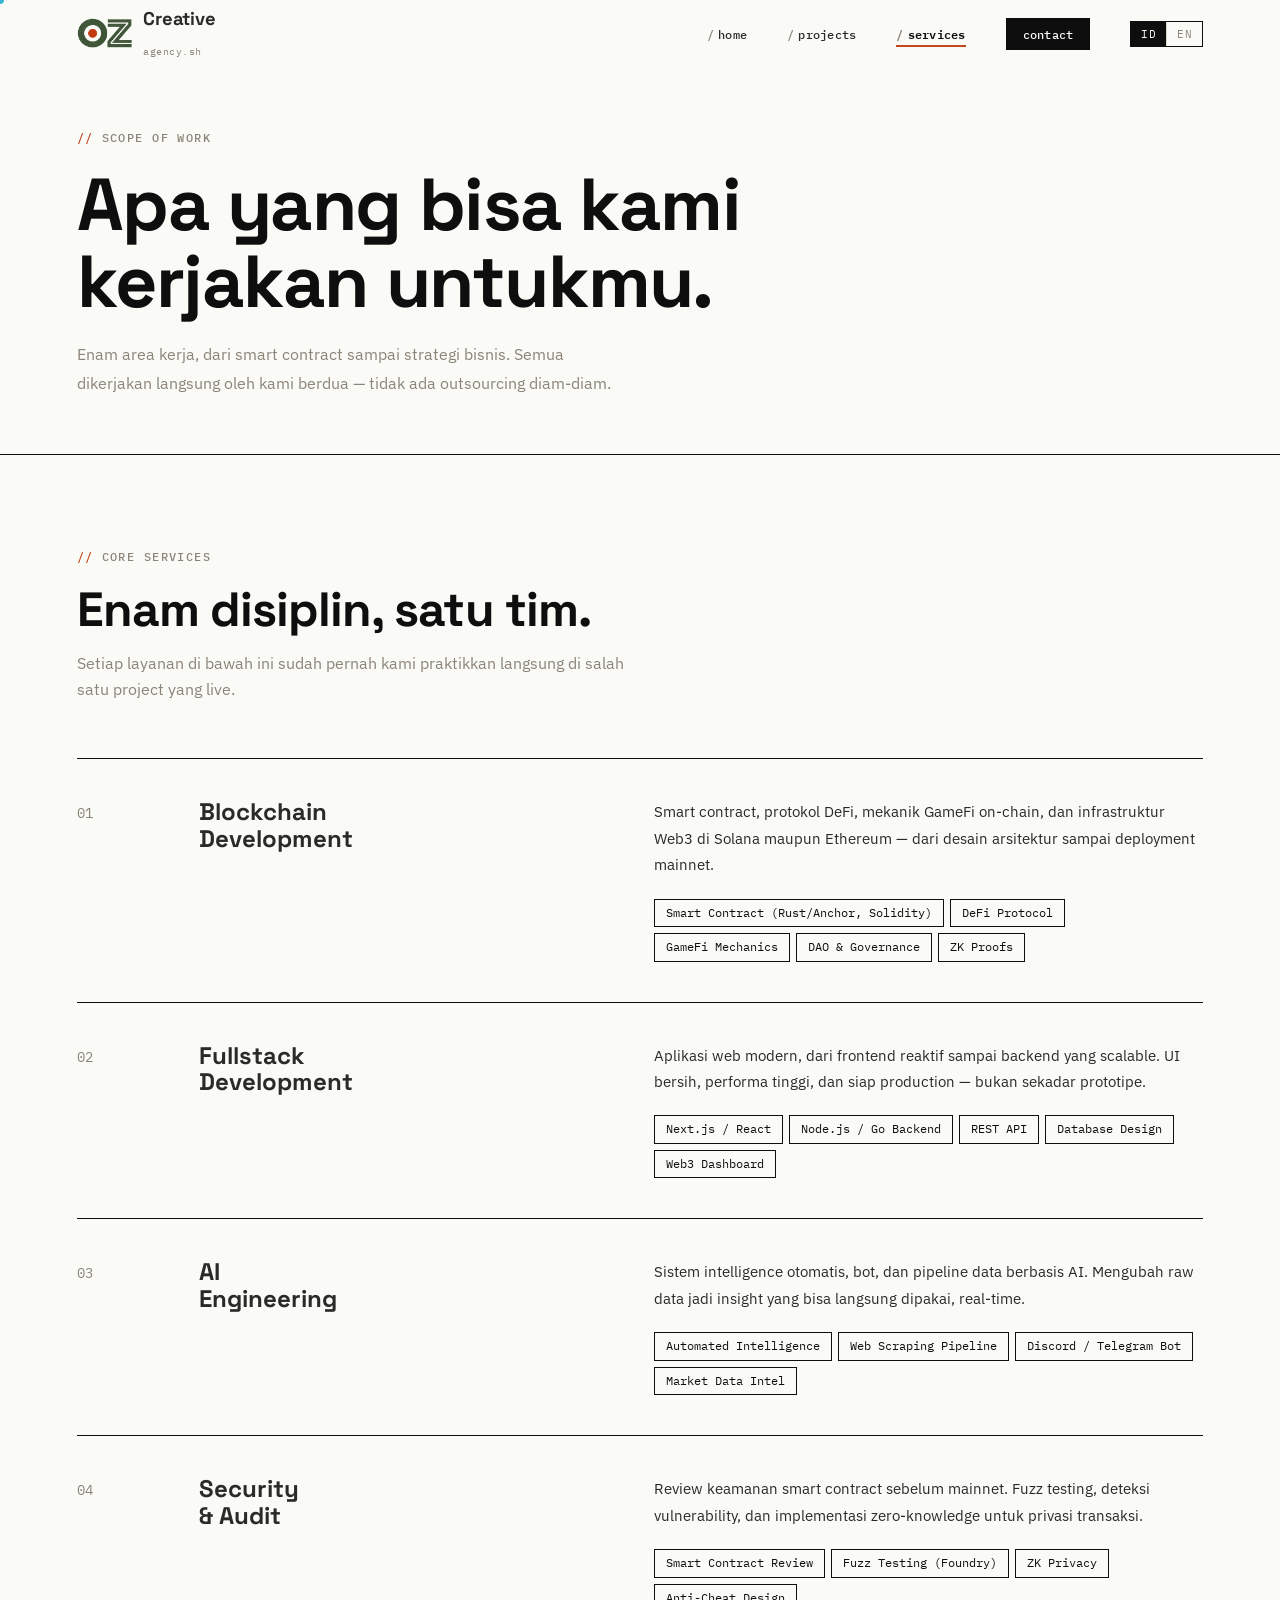
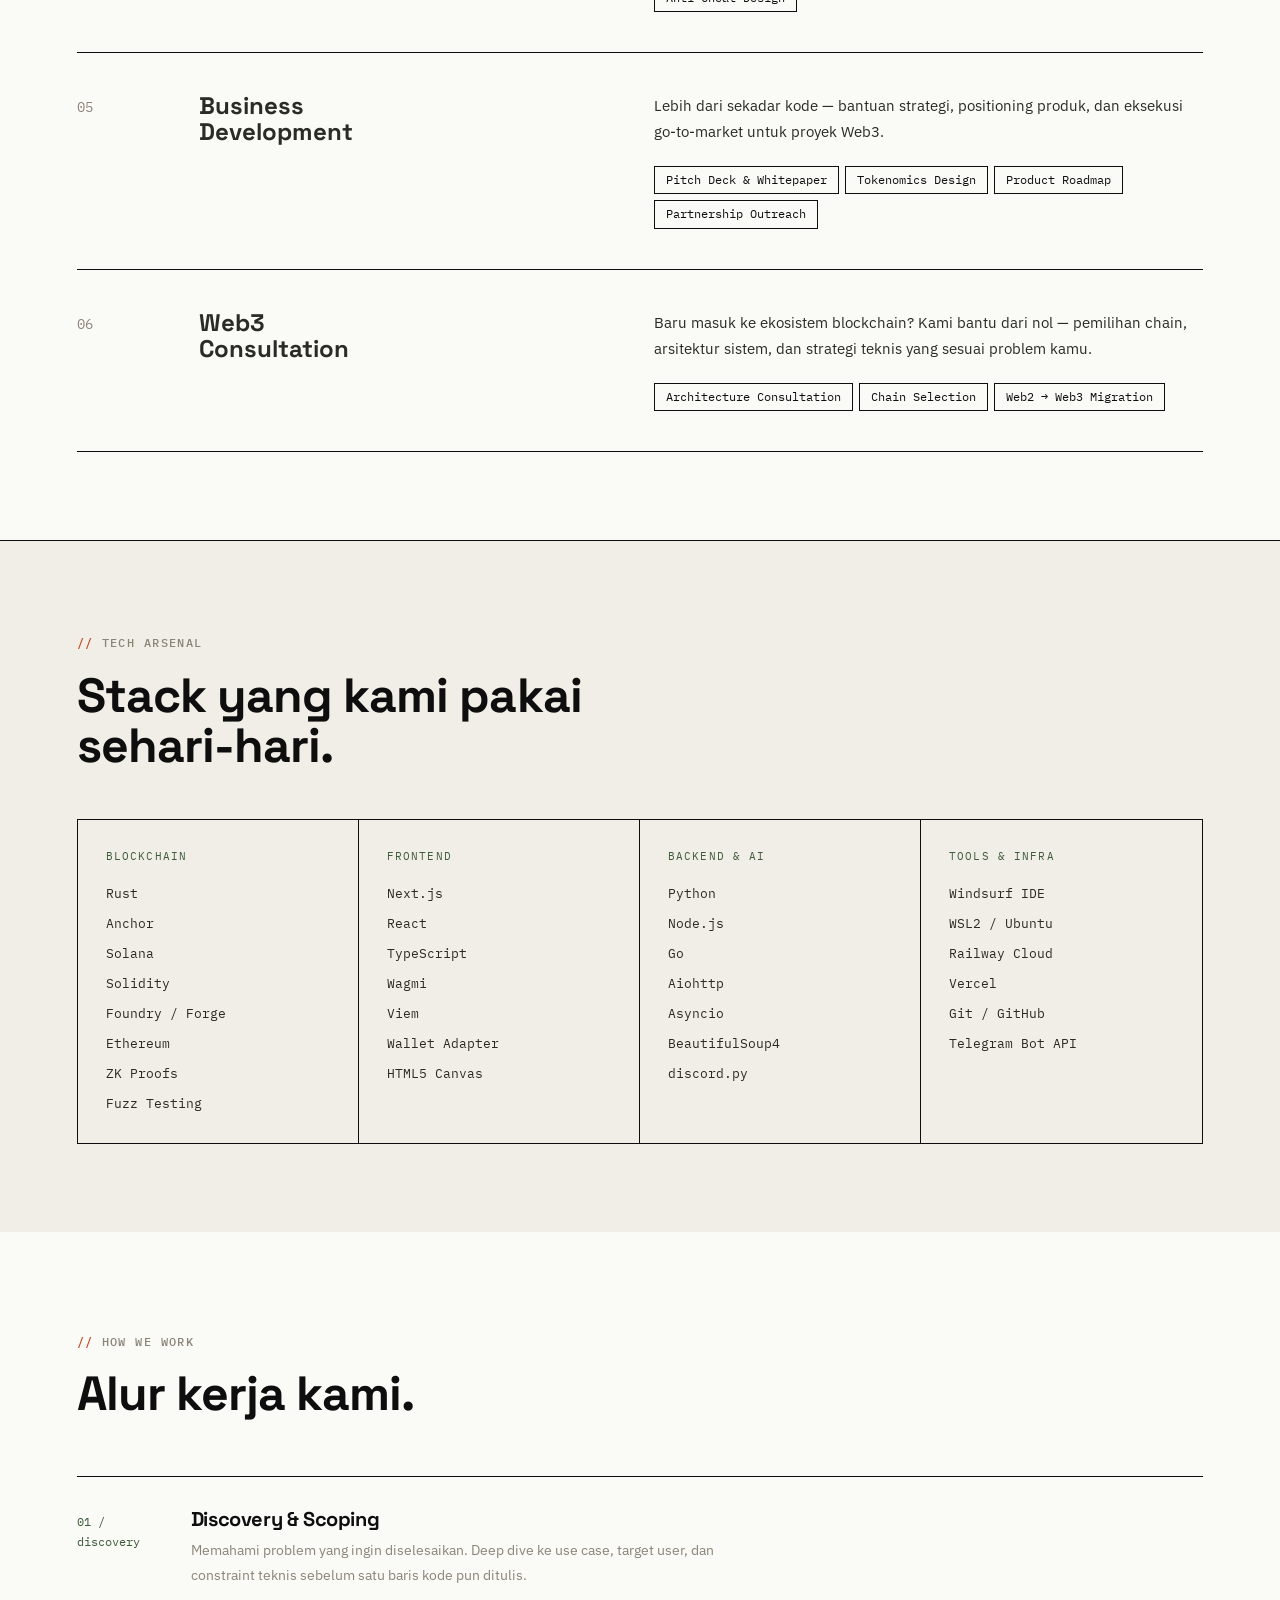
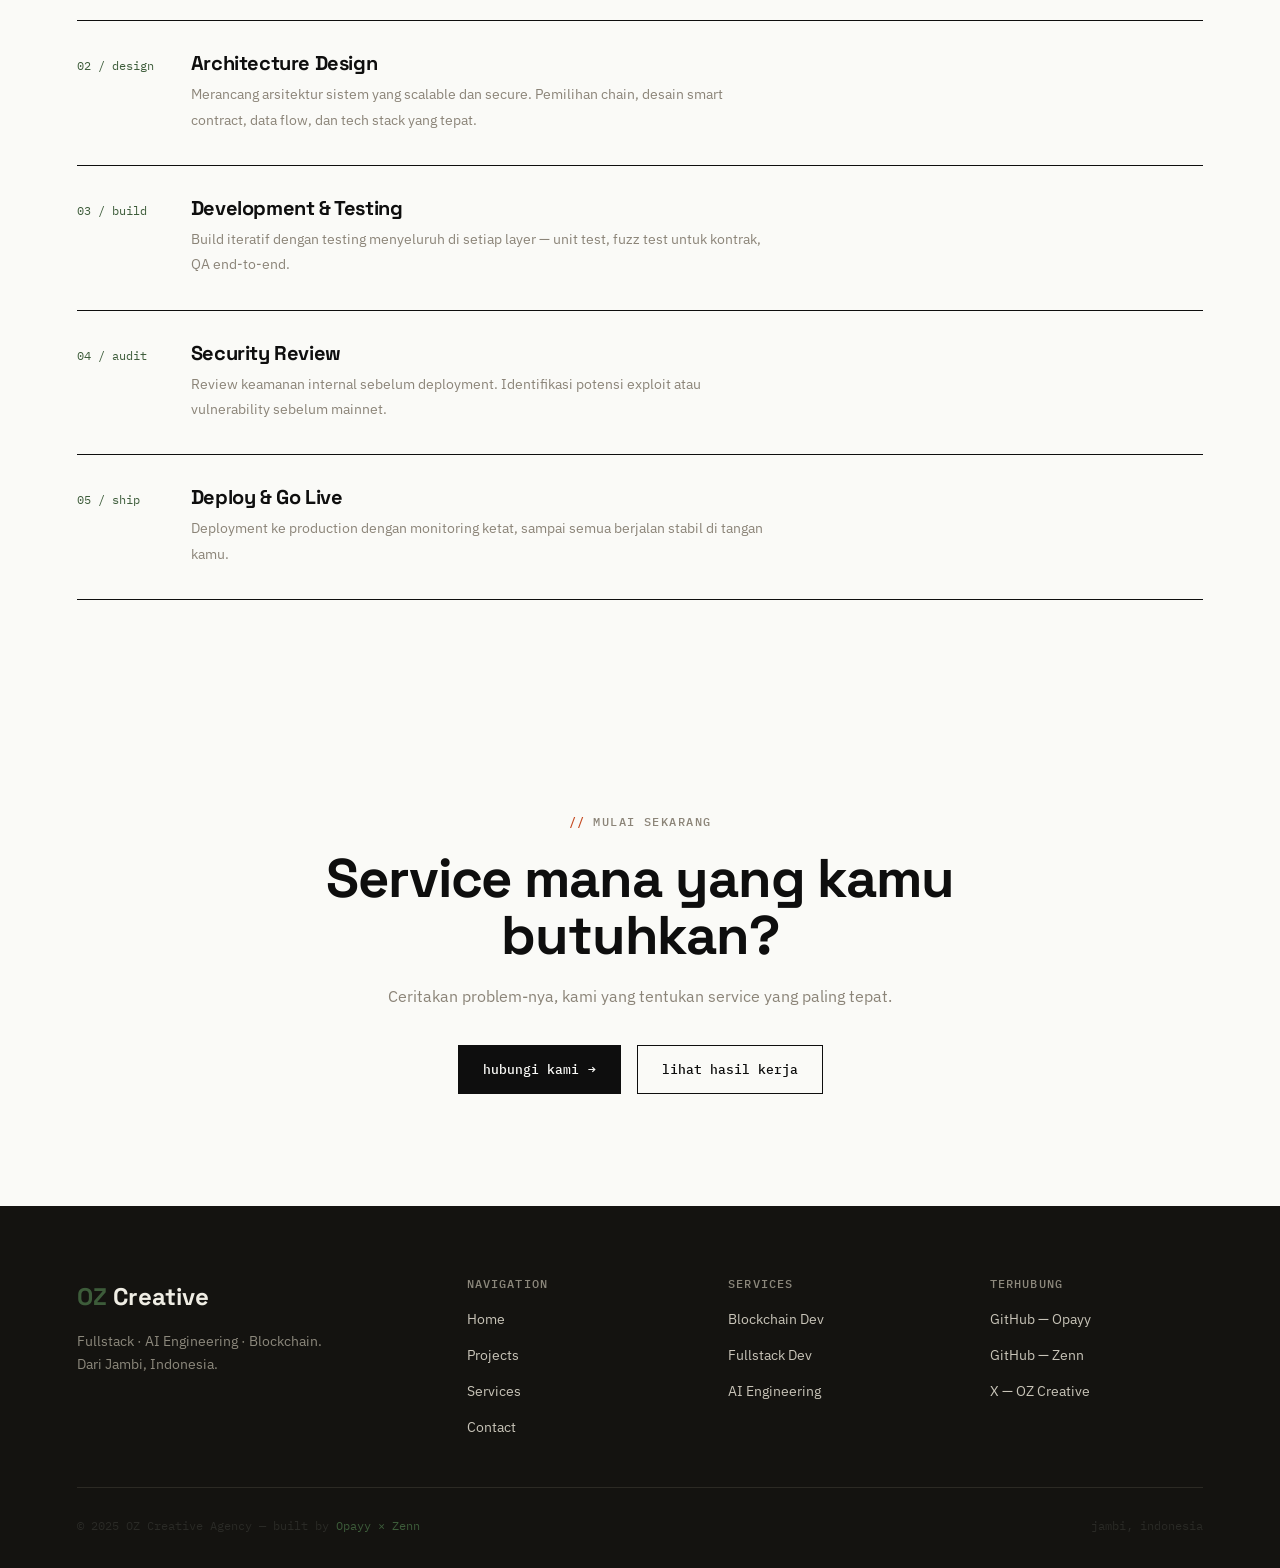
<file: services.html>
<!doctype html>
<html lang="id">
  <head>
    <meta charset="UTF-8" />
    <meta name="viewport" content="width=device-width,initial-scale=1" />
    <title>Services — OZ Creative Agency</title>
    <meta
      name="description"
      content="Blockchain development, fullstack engineering, dan AI automation. Lihat tech stack dan alur kerja OZ Creative Agency."
    />
    <link rel="canonical" href="https://ozcreative.agency/services.html" />

    <!-- Favicons -->
    <link rel="icon" type="image/svg+xml" href="assets/images/favicon.svg" />
    <link
      rel="icon"
      type="image/png"
      sizes="32x32"
      href="assets/images/favicon-32.png"
    />
    <link
      rel="icon"
      type="image/png"
      sizes="16x16"
      href="assets/images/favicon-16.png"
    />
    <link rel="apple-touch-icon" href="assets/images/apple-touch-icon.png" />
    <link rel="manifest" href="site.webmanifest" />
    <meta name="theme-color" content="#0E0E0E" />

    <!-- Open Graph -->
    <meta property="og:type" content="website" />
    <meta property="og:title" content="Services — OZ Creative Agency" />
    <meta
      property="og:description"
      content="Blockchain development, fullstack engineering, dan AI automation. Lihat tech stack dan alur kerja OZ Creative Agency."
    />
    <meta
      property="og:image"
      content="https://ozcreative.agency/assets/images/og-image.png"
    />
    <meta property="og:image:width" content="1200" />
    <meta property="og:image:height" content="630" />
    <meta property="og:url" content="https://ozcreative.agency/services.html" />
    <meta property="og:site_name" content="OZ Creative Agency" />
    <meta property="og:locale" content="id_ID" />

    <!-- Twitter Card -->
    <meta name="twitter:card" content="summary_large_image" />
    <meta name="twitter:title" content="Services — OZ Creative Agency" />
    <meta
      name="twitter:description"
      content="Blockchain development, fullstack engineering, dan AI automation. Lihat tech stack dan alur kerja OZ Creative Agency."
    />
    <meta
      name="twitter:image"
      content="https://ozcreative.agency/assets/images/og-image.png"
    />

    <!-- Fonts -->
    <link rel="preconnect" href="https://fonts.googleapis.com" />
    <link rel="preconnect" href="https://fonts.gstatic.com" crossorigin />
    <link
      rel="stylesheet"
      href="https://fonts.googleapis.com/css2?family=Space+Grotesk:wght@400;500;600;700&family=IBM+Plex+Sans:wght@400;500;600;700&family=IBM+Plex+Mono:wght@400;500;600&display=swap"
    />
    <link rel="stylesheet" href="css/tokens.css" />
    <link rel="stylesheet" href="css/base.css" />
    <link rel="stylesheet" href="css/components.css" />
    <link rel="stylesheet" href="css/pages.css" />
  </head>
  <body>
    <a href="#main-content" class="skip-link">Skip to main content</a>
    <div id="curtain"></div>

    <nav class="site-nav" id="siteNav">
      <a href="index.html" class="nav-mark">
        <img
          src="assets/images/logo-oz-mark-transparent.png"
          alt="OZ Creative Agency"
          class="mark-logo"
          loading="eager"
        />
        <span
          >Creative<span class="mark-sub"><br />agency.sh</span></span
        >
      </a>
      <ul class="nav-links" id="navLinks">
        <li><a href="index.html">home</a></li>
        <li><a href="projects.html">projects</a></li>
        <li><a href="services.html" class="active">services</a></li>
        <li><a href="contact.html" class="nav-cta">contact</a></li>
        <li class="lang-switch">
          <button data-lang-btn="id" aria-label="Switch to Indonesian">
            ID</button
          ><button data-lang-btn="en" aria-label="Switch to English">EN</button>
        </li>
      </ul>
      <button
        class="hamburger"
        id="hamburger"
        aria-label="Toggle navigation menu"
        aria-expanded="false"
      >
        <span></span><span></span><span></span>
      </button>
    </nav>

    <section id="main-content" class="page-hero">
      <div class="tag-label">scope of work</div>
      <h1 class="rv">Apa yang bisa kami kerjakan untukmu.</h1>
      <p class="rv" style="transition-delay: 0.08s">
        Enam area kerja, dari smart contract sampai strategi bisnis. Semua
        dikerjakan langsung oleh kami berdua — tidak ada outsourcing diam-diam.
      </p>
    </section>

    <!-- SERVICES LIST (document-style, not cards) -->
    <section id="services-grid">
      <div class="sv-intro rv">
        <div class="tag-label">core services</div>
        <h2>Enam disiplin, satu tim.</h2>
        <p>
          Setiap layanan di bawah ini sudah pernah kami praktikkan langsung di
          salah satu project yang live.
        </p>
      </div>

      <div class="sv-list">
        <div class="sv-item rv">
          <div class="sv-item-num">01</div>
          <div class="sv-item-title">Blockchain<br />Development</div>
          <div>
            <p class="sv-item-desc">
              Smart contract, protokol DeFi, mekanik GameFi on-chain, dan
              infrastruktur Web3 di Solana maupun Ethereum — dari desain
              arsitektur sampai deployment mainnet.
            </p>
            <div class="sv-item-tags">
              <span class="chip">Smart Contract (Rust/Anchor, Solidity)</span>
              <span class="chip">DeFi Protocol</span>
              <span class="chip">GameFi Mechanics</span>
              <span class="chip">DAO & Governance</span>
              <span class="chip">ZK Proofs</span>
            </div>
          </div>
        </div>

        <div class="sv-item rv">
          <div class="sv-item-num">02</div>
          <div class="sv-item-title">Fullstack<br />Development</div>
          <div>
            <p class="sv-item-desc">
              Aplikasi web modern, dari frontend reaktif sampai backend yang
              scalable. UI bersih, performa tinggi, dan siap production — bukan
              sekadar prototipe.
            </p>
            <div class="sv-item-tags">
              <span class="chip">Next.js / React</span>
              <span class="chip">Node.js / Go Backend</span>
              <span class="chip">REST API</span>
              <span class="chip">Database Design</span>
              <span class="chip">Web3 Dashboard</span>
            </div>
          </div>
        </div>

        <div class="sv-item rv">
          <div class="sv-item-num">03</div>
          <div class="sv-item-title">AI<br />Engineering</div>
          <div>
            <p class="sv-item-desc">
              Sistem intelligence otomatis, bot, dan pipeline data berbasis AI.
              Mengubah raw data jadi insight yang bisa langsung dipakai,
              real-time.
            </p>
            <div class="sv-item-tags">
              <span class="chip">Automated Intelligence</span>
              <span class="chip">Web Scraping Pipeline</span>
              <span class="chip">Discord / Telegram Bot</span>
              <span class="chip">Market Data Intel</span>
            </div>
          </div>
        </div>

        <div class="sv-item rv">
          <div class="sv-item-num">04</div>
          <div class="sv-item-title">Security<br />&amp; Audit</div>
          <div>
            <p class="sv-item-desc">
              Review keamanan smart contract sebelum mainnet. Fuzz testing,
              deteksi vulnerability, dan implementasi zero-knowledge untuk
              privasi transaksi.
            </p>
            <div class="sv-item-tags">
              <span class="chip">Smart Contract Review</span>
              <span class="chip">Fuzz Testing (Foundry)</span>
              <span class="chip">ZK Privacy</span>
              <span class="chip">Anti-Cheat Design</span>
            </div>
          </div>
        </div>

        <div class="sv-item rv">
          <div class="sv-item-num">05</div>
          <div class="sv-item-title">Business<br />Development</div>
          <div>
            <p class="sv-item-desc">
              Lebih dari sekadar kode — bantuan strategi, positioning produk,
              dan eksekusi go-to-market untuk proyek Web3.
            </p>
            <div class="sv-item-tags">
              <span class="chip">Pitch Deck & Whitepaper</span>
              <span class="chip">Tokenomics Design</span>
              <span class="chip">Product Roadmap</span>
              <span class="chip">Partnership Outreach</span>
            </div>
          </div>
        </div>

        <div class="sv-item rv">
          <div class="sv-item-num">06</div>
          <div class="sv-item-title">Web3<br />Consultation</div>
          <div>
            <p class="sv-item-desc">
              Baru masuk ke ekosistem blockchain? Kami bantu dari nol —
              pemilihan chain, arsitektur sistem, dan strategi teknis yang
              sesuai problem kamu.
            </p>
            <div class="sv-item-tags">
              <span class="chip">Architecture Consultation</span>
              <span class="chip">Chain Selection</span>
              <span class="chip">Web2 → Web3 Migration</span>
            </div>
          </div>
        </div>
      </div>
    </section>

    <!-- TECH STACK -->
    <section id="stack-section">
      <div class="stack-head rv">
        <div class="tag-label">tech arsenal</div>
        <h2>Stack yang kami pakai sehari-hari.</h2>
      </div>
      <div class="stack-cols rv">
        <div class="stack-col">
          <div class="stack-col-label">Blockchain</div>
          <div class="stack-col-items">
            <span>Rust</span><span>Anchor</span><span>Solana</span
            ><span>Solidity</span> <span>Foundry / Forge</span
            ><span>Ethereum</span><span>ZK Proofs</span
            ><span>Fuzz Testing</span>
          </div>
        </div>
        <div class="stack-col">
          <div class="stack-col-label">Frontend</div>
          <div class="stack-col-items">
            <span>Next.js</span><span>React</span><span>TypeScript</span
            ><span>Wagmi</span> <span>Viem</span><span>Wallet Adapter</span
            ><span>HTML5 Canvas</span>
          </div>
        </div>
        <div class="stack-col">
          <div class="stack-col-label">Backend &amp; AI</div>
          <div class="stack-col-items">
            <span>Python</span><span>Node.js</span><span>Go</span
            ><span>Aiohttp</span> <span>Asyncio</span><span>BeautifulSoup4</span
            ><span>discord.py</span>
          </div>
        </div>
        <div class="stack-col">
          <div class="stack-col-label">Tools &amp; Infra</div>
          <div class="stack-col-items">
            <span>Windsurf IDE</span><span>WSL2 / Ubuntu</span
            ><span>Railway Cloud</span> <span>Vercel</span
            ><span>Git / GitHub</span><span>Telegram Bot API</span>
          </div>
        </div>
      </div>
    </section>

    <!-- PROCESS -->
    <section id="process-section">
      <div class="process-head rv">
        <div class="tag-label">how we work</div>
        <h2>Alur kerja kami.</h2>
      </div>
      <div class="proc-list">
        <div class="proc-row rv">
          <div class="proc-tag">01 / discovery</div>
          <div>
            <h3>Discovery & Scoping</h3>
            <p>
              Memahami problem yang ingin diselesaikan. Deep dive ke use case,
              target user, dan constraint teknis sebelum satu baris kode pun
              ditulis.
            </p>
          </div>
        </div>
        <div class="proc-row rv">
          <div class="proc-tag">02 / design</div>
          <div>
            <h3>Architecture Design</h3>
            <p>
              Merancang arsitektur sistem yang scalable dan secure. Pemilihan
              chain, desain smart contract, data flow, dan tech stack yang
              tepat.
            </p>
          </div>
        </div>
        <div class="proc-row rv">
          <div class="proc-tag">03 / build</div>
          <div>
            <h3>Development & Testing</h3>
            <p>
              Build iteratif dengan testing menyeluruh di setiap layer — unit
              test, fuzz test untuk kontrak, QA end-to-end.
            </p>
          </div>
        </div>
        <div class="proc-row rv">
          <div class="proc-tag">04 / audit</div>
          <div>
            <h3>Security Review</h3>
            <p>
              Review keamanan internal sebelum deployment. Identifikasi potensi
              exploit atau vulnerability sebelum mainnet.
            </p>
          </div>
        </div>
        <div class="proc-row rv">
          <div class="proc-tag">05 / ship</div>
          <div>
            <h3>Deploy & Go Live</h3>
            <p>
              Deployment ke production dengan monitoring ketat, sampai semua
              berjalan stabil di tangan kamu.
            </p>
          </div>
        </div>
      </div>
    </section>

    <section id="cta-block">
      <div class="cta-inner rv">
        <div class="tag-label" style="justify-content: center">
          mulai sekarang
        </div>
        <h2>Service mana yang kamu butuhkan?</h2>
        <p>
          Ceritakan problem-nya, kami yang tentukan service yang paling tepat.
        </p>
        <div class="cta-acts">
          <a href="contact.html" class="btn btn-solid"
            >hubungi kami <span class="btn-arrow">→</span></a
          >
          <a href="projects.html" class="btn btn-outline">lihat hasil kerja</a>
        </div>
      </div>
    </section>

    <footer class="site-footer">
      <div class="footer-grid">
        <div>
          <div class="footer-mark"><span>OZ</span> Creative</div>
          <p>Fullstack · AI Engineering · Blockchain. Dari Jambi, Indonesia.</p>
        </div>
        <div class="footer-col">
          <h4>navigation</h4>
          <ul>
            <li><a href="index.html">Home</a></li>
            <li><a href="projects.html">Projects</a></li>
            <li><a href="services.html">Services</a></li>
            <li><a href="contact.html">Contact</a></li>
          </ul>
        </div>
        <div class="footer-col">
          <h4>services</h4>
          <ul>
            <li><a href="services.html">Blockchain Dev</a></li>
            <li><a href="services.html">Fullstack Dev</a></li>
            <li><a href="services.html">AI Engineering</a></li>
          </ul>
        </div>
        <div class="footer-col">
          <h4 data-lang-id>terhubung</h4>
          <h4 data-lang-en style="display: none">connect</h4>
          <ul>
            <li>
              <a href="https://github.com/Opayys" target="_blank" rel="noopener"
                >GitHub — Opayy</a
              >
            </li>
            <li>
              <a
                href="https://github.com/GodZenn"
                target="_blank"
                rel="noopener"
                >GitHub — Zenn</a
              >
            </li>
            <li>
              <a
                href="https://x.com/0xOZCreative"
                target="_blank"
                rel="noopener"
                >X — OZ Creative</a
              >
            </li>
          </ul>
        </div>
      </div>
      <div class="footer-bottom">
        <p>© 2025 OZ Creative Agency — built by <span>Opayy × Zenn</span></p>
        <p>jambi, indonesia</p>
      </div>
    </footer>

    <script src="js/nav.js"></script>
    <script src="js/transition.js"></script>
    <script src="js/reveal.js"></script>
    <script src="js/tilt.js"></script>
    <script src="js/cursor.js"></script>
    <script src="js/scramble.js"></script>
    <script src="js/magnetic.js"></script>
    <script src="js/i18n.js"></script>
  </body>
</html>
</file>
<file: css/tokens.css>
/* ════════════════════════════════════════════════════════════
   OZ CREATIVE AGENCY — DESIGN TOKENS
   Concept: "Build Log" — treating the site like a verifiable
   ledger of shipped work, not a glassmorphism SaaS template.

   NOTE: Fonts (Space Grotesk, IBM Plex Sans, IBM Plex Mono) are
   loaded via <link rel="stylesheet"> in each page's <head>, not
   @import here — @import is render-blocking and delays font
   discovery until after this CSS file itself has loaded.
   ════════════════════════════════════════════════════════════ */

:root {
  /* ── COLOR ── */
  --paper:      #FAFAF7;   /* bone white base, never pure white */
  --paper-dim:  #F0EEE6;   /* slightly recessed panels */
  --ink:        #0E0E0E;   /* near-black, primary text/borders */
  --ink-soft:   #2A2A26;   /* secondary ink, body copy */
  --moss:       #3D5C3A;   /* primary accent — verified/signed */
  --moss-dim:   #E8EDE4;   /* moss tint background */
  --rust:       #C4471E;   /* secondary accent — flags/highlights */
  --rust-dim:   #F7E7DE;   /* rust tint background */
  --stone:      #8B8478;   /* muted text, captions */
  --stone-line: #D8D4C8;   /* hairline borders */

  /* dark inversion — used in footer & select blocks only */
  --ink-bg:     #141310;
  --paper-on-ink: #EFEDE4;

  /* ── TYPE ── */
  --f-display: 'Space Grotesk', sans-serif;
  --f-body:    'IBM Plex Sans', sans-serif;
  --f-mono:    'IBM Plex Mono', monospace;

  /* ── STRUCTURE ── */
  --border: 1px solid var(--ink);
  --border-soft: 1px solid var(--stone-line);
  --nav-h: 68px;
  --container: 1280px;
  --radius: 2px; /* near-zero — flat, not rounded */
}
</file>
<file: css/base.css>
/* ════════════════════════════════════════════════════════════
   BASE — reset, typography, scroll behavior
   ════════════════════════════════════════════════════════════ */

*,*::before,*::after { box-sizing: border-box; margin: 0; padding: 0; }

html {
  scroll-behavior: smooth;
  font-size: 16px;
}

body {
  font-family: var(--f-body);
  background: var(--paper);
  color: var(--ink-soft);
  line-height: 1.6;
  overflow-x: hidden;
  -webkit-font-smoothing: antialiased;
}

h1,h2,h3,h4,h5 {
  font-family: var(--f-display);
  color: var(--ink);
  line-height: 1.05;
  letter-spacing: -0.02em;
  font-weight: 700;
}

p { color: var(--ink-soft); }

a { color: inherit; text-decoration: none; }

ul, ol { list-style: none; }

img { max-width: 100%; display: block; }

button, input, textarea, select {
  font-family: inherit;
  font-size: inherit;
  color: inherit;
}

::selection { background: var(--ink); color: var(--paper); }

::-webkit-scrollbar { width: 10px; }
::-webkit-scrollbar-track { background: var(--paper); }
::-webkit-scrollbar-thumb { background: var(--ink); border: 2px solid var(--paper); }

/* visible keyboard focus — accessibility floor */
a:focus-visible, button:focus-visible, input:focus-visible, textarea:focus-visible, select:focus-visible {
  outline: 2px solid var(--rust);
  outline-offset: 3px;
}

.container {
  max-width: var(--container);
  margin: 0 auto;
  padding: 0 6%;
}

@media (prefers-reduced-motion: reduce) {
  *, *::before, *::after {
    animation-duration: 0.01ms !important;
    transition-duration: 0.01ms !important;
    scroll-behavior: auto !important;
  }
}
</file>
<file: css/components.css>
/* ════════════════════════════════════════════════════════════
   COMPONENTS — shared across all pages
   ════════════════════════════════════════════════════════════ */

/* ── NAV ──────────────────────────────────────── */
nav.site-nav {
  position: fixed; top: 0; left: 0; right: 0; z-index: 500;
  height: var(--nav-h);
  display: flex; align-items: center; justify-content: space-between;
  padding: 0 6%;
  background: var(--paper);
  border-bottom: 1px solid transparent;
  transition: border-color .35s ease, box-shadow .35s ease;
}
nav.site-nav.scrolled { border-bottom: 1px solid var(--ink); box-shadow: 0 4px 0 -3px rgba(14,14,14,0.04); }

.nav-mark {
  display: flex; align-items: center; gap: 10px;
  font-family: var(--f-display); font-weight: 700; font-size: 1.15rem;
  letter-spacing: -0.01em;
}
.nav-mark .mark-logo {
  height: 32px; width: auto; object-fit: contain;
  transition: transform .35s cubic-bezier(.34,1.56,.64,1);
}
.nav-mark:hover .mark-logo { transform: rotate(-8deg) scale(1.08); }
.nav-mark .mark-sub {
  font-family: var(--f-mono); font-size: 0.65rem; color: var(--stone);
  font-weight: 400; letter-spacing: 0.05em;
}

.nav-links { display: flex; align-items: center; gap: 2.5rem; }
.nav-links a {
  font-family: var(--f-mono); font-size: 0.78rem; font-weight: 500;
  color: var(--ink-soft); position: relative; padding-bottom: 3px;
  text-transform: lowercase; letter-spacing: 0.02em;
  transition: color .2s ease;
}
.nav-links a::before { content: '/'; color: var(--stone); margin-right: 4px; transition: color .2s ease; }
.nav-links a::after {
  content: ''; position: absolute; left: 0; right: 0; bottom: 0;
  height: 2px; background: var(--rust);
  transform: scaleX(0); transform-origin: left; transition: transform .3s cubic-bezier(.65,0,.35,1);
}
.nav-links a:hover { color: var(--ink); }
.nav-links a:hover::before { color: var(--rust); }
.nav-links a:hover::after, .nav-links a.active::after { transform: scaleX(1); }
.nav-links a.active { color: var(--ink); font-weight: 600; }

.nav-cta {
  border: var(--border); padding: 7px 16px !important;
  background: var(--ink); color: var(--paper) !important;
  transition: background .25s ease, color .2s, transform .25s cubic-bezier(.34,1.56,.64,1), box-shadow .25s ease;
  position: relative; overflow: hidden;
}
.nav-cta::before { display: none; }
.nav-cta::after { display: none !important; }
.nav-cta:hover { background: var(--rust); transform: translateY(-2px); box-shadow: 3px 3px 0 var(--ink); }

/* ── LANG SWITCH ──────────────────────────────── */
.lang-switch {
  display: flex; align-items: center; border: var(--border);
  font-family: var(--f-mono); font-size: 0.7rem; overflow: hidden;
}
.lang-switch button {
  padding: 5px 10px; background: var(--paper); color: var(--stone);
  border: none; cursor: pointer; transition: background .2s ease, color .2s ease;
  text-transform: uppercase; letter-spacing: .04em;
}
.lang-switch button + button { border-left: var(--border-soft); }
.lang-switch button.active { background: var(--ink); color: var(--paper); }
.lang-switch button:hover:not(.active) { background: var(--paper-dim); color: var(--ink); }

.hamburger {
  display: none; flex-direction: column; gap: 5px; cursor: pointer;
  background: none; border: none; padding: 4px;
}
.hamburger span { display: block; width: 24px; height: 2px; background: var(--ink); transition: all .3s cubic-bezier(.65,0,.35,1); }
.hamburger.open span:nth-child(1) { transform: translateY(7px) rotate(45deg); }
.hamburger.open span:nth-child(2) { opacity: 0; transform: scaleX(0); }
.hamburger.open span:nth-child(3) { transform: translateY(-7px) rotate(-45deg); }

@media (max-width: 760px) {
  .nav-links {
    display: none; position: absolute; top: var(--nav-h); left: 0; right: 0;
    flex-direction: column; align-items: flex-start; gap: 1.25rem;
    background: var(--paper); border-bottom: var(--border);
    padding: 1.75rem 6%;
  }
  .nav-links.open { display: flex; animation: navDrop .35s cubic-bezier(.16,1,.3,1); }
  .hamburger { display: flex; }
}
@keyframes navDrop { from { opacity: 0; transform: translateY(-10px); } to { opacity: 1; transform: none; } }

/* ── SCENE3D CANVAS WRAPPER ───────────────────── */
.scene3d-wrap { position: relative; width: 100%; height: 100%; cursor: grab; }
.scene3d-wrap:active { cursor: grabbing; }
.scene3d-wrap canvas { display: block; width: 100%; height: 100%; }

/* ── SCRAMBLE TEXT CURSOR HINT ─────────────────── */
[data-scramble] { font-variant-numeric: tabular-nums; }

/* ── BUTTONS ──────────────────────────────────── */
.btn {
  display: inline-flex; align-items: center; gap: 9px;
  padding: 13px 24px;
  font-family: var(--f-mono); font-weight: 500; font-size: 0.82rem;
  border: var(--border); cursor: pointer;
  transition: transform .25s cubic-bezier(.34,1.56,.64,1), box-shadow .25s ease, background .2s ease, color .2s ease, border-color .2s ease;
  background: var(--paper); color: var(--ink);
  position: relative;
}
.btn-solid { background: var(--ink); color: var(--paper); }
.btn-solid:hover { background: var(--rust); border-color: var(--rust); transform: translate(-2px,-2px); box-shadow: 3px 3px 0 var(--ink); }
.btn-outline:hover { background: var(--ink); color: var(--paper); transform: translate(-2px,-2px); box-shadow: 3px 3px 0 var(--rust); }
.btn-moss { background: var(--moss); color: var(--paper); border-color: var(--moss); }
.btn-moss:hover { background: var(--ink); border-color: var(--ink); transform: translate(-2px,-2px); box-shadow: 3px 3px 0 var(--moss); }
.btn-arrow { transition: transform .25s cubic-bezier(.34,1.56,.64,1); display: inline-block; }
.btn:hover .btn-arrow { transform: translateX(5px); }
.btn:active { transform: translate(0,0) !important; box-shadow: none !important; }

/* ── LABEL / EYEBROW ──────────────────────────── */
.tag-label {
  display: inline-flex; align-items: center; gap: 8px;
  font-family: var(--f-mono); font-size: 0.74rem; font-weight: 500;
  color: var(--stone); text-transform: uppercase; letter-spacing: 0.12em;
  margin-bottom: 1.1rem;
}
.tag-label::before { content: '//'; color: var(--rust); animation: labelBlink 2.4s ease-in-out infinite; }
@keyframes labelBlink { 0%,100% { opacity: 1; } 50% { opacity: .35; } }

/* ── BADGE / CHIP ─────────────────────────────── */
.chip {
  display: inline-flex; align-items: center;
  padding: 4px 11px;
  font-family: var(--f-mono); font-size: 0.72rem;
  border: 1px solid var(--ink); color: var(--ink);
  background: var(--paper);
  transition: transform .2s cubic-bezier(.34,1.56,.64,1), background .2s ease, color .2s ease;
}
.chip:hover { transform: translateY(-2px); background: var(--ink); color: var(--paper); }
.chip.moss { border-color: var(--moss); color: var(--moss); background: var(--moss-dim); }
.chip.moss:hover { background: var(--moss); color: var(--paper); }
.chip.rust { border-color: var(--rust); color: var(--rust); background: var(--rust-dim); }
.chip.rust:hover { background: var(--rust); color: var(--paper); }
.chip.fill { background: var(--ink); color: var(--paper); }

/* ── LEDGER TICKER (signature element) ─────────
   A scrolling strip styled like a verified commit
   log / on-chain transaction record. */
.ledger {
  border-top: var(--border); border-bottom: var(--border);
  background: var(--ink); overflow: hidden; padding: 11px 0;
  position: relative;
}
.ledger::before {
  content: ''; position: absolute; inset: 0;
  background: linear-gradient(90deg, var(--ink) 0%, transparent 6%, transparent 94%, var(--ink) 100%);
  z-index: 2; pointer-events: none;
}
.ledger-track {
  display: flex; width: max-content;
  animation: ledgerScroll 32s linear infinite;
}
.ledger-track:hover { animation-play-state: paused; }
.ledger-row {
  display: flex; align-items: center; gap: 14px;
  padding: 0 2.25rem;
  font-family: var(--f-mono); font-size: 0.76rem;
  color: var(--paper-on-ink); white-space: nowrap;
  transition: color .2s ease;
}
.ledger-row:hover { color: var(--moss); }
.ledger-hash { color: var(--moss); position: relative; }
.ledger-row .lg-sep { color: var(--stone); }
.ledger-row .lg-pulse {
  width: 5px; height: 5px; border-radius: 50%; background: var(--moss);
  display: inline-block; animation: pulseDot 1.8s ease-in-out infinite;
}
@keyframes ledgerScroll { to { transform: translateX(-50%); } }
@keyframes pulseDot { 0%,100% { opacity: 1; transform: scale(1); } 50% { opacity: .3; transform: scale(.7); } }

/* ── CARD ─────────────────────────────────────── */
.flat-card {
  border: var(--border);
  background: var(--paper);
  transition: transform .3s cubic-bezier(.34,1.4,.64,1), box-shadow .3s ease;
  position: relative;
}
.flat-card:hover {
  transform: translate(-4px, -4px);
  box-shadow: 6px 6px 0 var(--ink);
}
.flat-card.moss-hover:hover { box-shadow: 6px 6px 0 var(--moss); }
.flat-card.rust-hover:hover { box-shadow: 6px 6px 0 var(--rust); }
.flat-card:active { transform: translate(-1px,-1px); box-shadow: 2px 2px 0 var(--ink); }

/* ── CLICKABLE ROW (founders / project list arrows) ───── */
.clickable-row {
  cursor: pointer;
  transition: background .25s ease;
}

/* ── SCROLL REVEAL ────────────────────────────── */
.rv { opacity: 0; transform: translateY(28px); transition: opacity .75s cubic-bezier(.16,1,.3,1), transform .75s cubic-bezier(.16,1,.3,1); }
.rv.rv-left { transform: translateX(-36px); }
.rv.rv-right { transform: translateX(36px); }
.rv.rv-scale { transform: scale(.94); }
.rv.visible { opacity: 1; transform: none; }

/* stagger helper classes for groups */
.rv-stagger > * { opacity: 0; transform: translateY(22px); transition: opacity .6s cubic-bezier(.16,1,.3,1), transform .6s cubic-bezier(.16,1,.3,1); }
.rv-stagger.visible > * { opacity: 1; transform: none; }
.rv-stagger.visible > *:nth-child(1) { transition-delay: .03s; }
.rv-stagger.visible > *:nth-child(2) { transition-delay: .09s; }
.rv-stagger.visible > *:nth-child(3) { transition-delay: .15s; }
.rv-stagger.visible > *:nth-child(4) { transition-delay: .21s; }
.rv-stagger.visible > *:nth-child(5) { transition-delay: .27s; }
.rv-stagger.visible > *:nth-child(6) { transition-delay: .33s; }

/* ── MAGNETIC CURSOR DOT ──────────────────────── */
#cursorDot {
  position: fixed; width: 8px; height: 8px; border-radius: 50%;
  background: var(--rust); pointer-events: none; z-index: 9000;
  transform: translate(-50%,-50%); transition: width .2s, height .2s, background .2s;
  mix-blend-mode: difference;
}
#cursorDot.grow { width: 36px; height: 36px; background: var(--moss); }

/* ── FOOTER ───────────────────────────────────── */
footer.site-footer {
  background: var(--ink-bg); color: var(--paper-on-ink);
  padding: 4.5rem 6% 2rem;
  position: relative; overflow: hidden;
}
.footer-grid {
  display: grid; grid-template-columns: 1.6fr 1fr 1fr 1fr; gap: 3rem;
  padding-bottom: 3rem; border-bottom: 1px solid #2c2a24;
}
.footer-mark { font-family: var(--f-display); font-weight: 700; font-size: 1.5rem; margin-bottom: .85rem; }
.footer-mark span { color: var(--moss); }
.footer-grid p { color: #8c887c; font-size: .85rem; line-height: 1.75; max-width: 250px; }
.footer-col h4 {
  font-family: var(--f-mono); font-size: .72rem; color: #8c887c;
  text-transform: uppercase; letter-spacing: .1em; margin-bottom: 1rem; font-weight: 500;
}
.footer-col ul { display: flex; flex-direction: column; gap: .65rem; }
.footer-col a { font-size: .85rem; color: #c8c4b8; transition: color .2s ease, padding-left .2s ease; display: inline-block; }
.footer-col a:hover { color: var(--moss); padding-left: 4px; }
.footer-bottom {
  display: flex; justify-content: space-between; align-items: center;
  padding-top: 1.75rem; flex-wrap: wrap; gap: 1rem;
  font-family: var(--f-mono); font-size: .76rem; color: #6e6b5f;
}
.footer-bottom span { color: var(--moss); }

@media (max-width: 860px) { .footer-grid { grid-template-columns: 1fr 1fr; } }
@media (max-width: 560px) { .footer-grid { grid-template-columns: 1fr; } }

@media (prefers-reduced-motion: reduce) {
  .ledger-track { animation: none; }
  #cursorDot { display: none; }
}
@media (max-width: 860px) {
  #cursorDot { display: none; }
}

/* ── SKIP LINK (accessibility) ─────────────────── */
.skip-link {
  position: absolute; top: -100px; left: 12px; z-index: 10000;
  background: var(--ink); color: var(--paper);
  padding: 10px 18px; font-family: var(--f-mono); font-size: 0.8rem;
  border: 2px solid var(--moss); transition: top .2s ease;
}
.skip-link:focus { top: 12px; }
</file>
<file: css/pages.css>
/* ════════════════════════════════════════════════════════════
   PAGES — section-specific styling
   ════════════════════════════════════════════════════════════ */

#curtain {
  position: fixed; inset: 0; z-index: 9998; background: var(--ink);
  transform: scaleY(1); transform-origin: top;
  animation: curtainOut .55s cubic-bezier(.77,0,.175,1) forwards;
}
@keyframes curtainOut { to { transform: scaleY(0); } }
@keyframes curtainIn { from { transform: scaleY(0); } to { transform: scaleY(1); } }

/* ═══════════════════════════ HERO (index) ═══════════════════════════ */
#hero {
  min-height: 100vh; padding: calc(var(--nav-h) + 2rem) 6% 0;
  display: flex; flex-direction: column; justify-content: center;
  position: relative;
  border-bottom: var(--border);
}
.hero-grid {
  display: grid; grid-template-columns: 2.2fr 1fr; gap: 3rem;
  align-items: end; padding-bottom: 4rem;
}
.hero-kicker {
  display: flex; align-items: center; gap: 10px;
  font-family: var(--f-mono); font-size: 0.78rem; color: var(--moss);
  margin-bottom: 1.5rem; text-transform: uppercase; letter-spacing: 0.1em;
}
.hero-kicker .dot { width: 7px; height: 7px; background: var(--moss); animation: blink 1.6s steps(2) infinite; }
@keyframes blink { 50% { opacity: 0.15; } }

.hero-h1 {
  font-size: clamp(3rem, 8vw, 6.4rem); font-weight: 700;
  letter-spacing: -0.035em; line-height: 0.96;
}
.hero-h1 .line { display: block; overflow: hidden; }
.hero-h1 .line span { display: inline-block; animation: lineUp .8s cubic-bezier(.16,1,.3,1) both; }
.hero-h1 .line:nth-child(1) span { animation-delay: .05s; }
.hero-h1 .line:nth-child(2) span { animation-delay: .15s; }
.hero-h1 .line:nth-child(3) span { animation-delay: .25s; }
@keyframes lineUp { from { transform: translateY(105%); } to { transform: translateY(0); } }
.hero-h1 .accent-word { color: var(--moss); font-style: italic; }

.hero-side {
  font-family: var(--f-mono); font-size: 0.85rem; color: var(--stone);
  line-height: 1.85; border-left: 2px solid var(--ink); padding-left: 1.25rem;
  padding-bottom: 6px;
}

.hero-meta-row {
  display: grid; grid-template-columns: repeat(4, 1fr);
  border-top: var(--border);
}
.hero-meta-cell {
  padding: 1.6rem 1.75rem; border-right: var(--border);
  transition: background .25s ease;
  position: relative; overflow: hidden;
}
.hero-meta-cell::before {
  content: ''; position: absolute; left: 0; bottom: 0; height: 2px; width: 0;
  background: var(--moss); transition: width .35s cubic-bezier(.16,1,.3,1);
}
.hero-meta-cell:hover { background: var(--paper-dim); }
.hero-meta-cell:hover::before { width: 100%; }
.hero-meta-cell:last-child { border-right: none; }
.hmc-num {
  font-family: var(--f-display); font-size: 2.1rem; font-weight: 700; color: var(--ink);
  display: block; line-height: 1;
}
.hmc-label {
  font-family: var(--f-mono); font-size: 0.7rem; color: var(--stone);
  text-transform: uppercase; letter-spacing: 0.08em; margin-top: 0.5rem; display: block;
}

@media (max-width: 860px) {
  .hero-grid { grid-template-columns: 1fr; }
  .hero-side { border-left: none; border-top: 2px solid var(--ink); padding: 1rem 0 0; }
  .hero-meta-row { grid-template-columns: 1fr 1fr; }
  .hero-meta-cell:nth-child(2) { border-right: none; }
}

/* ═══════════════════════════ ABOUT ═══════════════════════════ */
#about { padding: 6.5rem 6%; border-bottom: var(--border); }
.about-grid { display: grid; grid-template-columns: 0.9fr 1.1fr; gap: 5rem; }

.about-stamp {
  border: var(--border); aspect-ratio: 1; position: relative;
  display: flex; align-items: center; justify-content: center;
  background: var(--ink); color: var(--paper); overflow: hidden;
  transition: transform .1s linear; will-change: transform;
}
.about-stamp-inner { text-align: center; position: relative; z-index: 1; }
.about-stamp-logo-card {
  background: var(--paper); border: 1px solid rgba(250,250,247,0.15);
  padding: clamp(14px, 2.4vw, 22px) clamp(18px, 3vw, 28px);
  display: inline-flex; align-items: center; justify-content: center;
  box-shadow: 0 12px 32px rgba(0,0,0,0.35);
}
.about-stamp-logo {
  width: clamp(110px, 19vw, 160px); height: auto; display: block;
}
.about-stamp-oz {
  font-family: var(--f-display); font-weight: 700; font-size: 6.5rem;
  letter-spacing: -0.05em; line-height: 0.9;
}
.about-stamp-tag {
  font-family: var(--f-mono); font-size: 0.7rem; color: var(--moss);
  letter-spacing: 0.18em; text-transform: uppercase; margin-top: 1.25rem;
}
.about-stamp-grid {
  position: absolute; inset: 0; opacity: .15;
  background-image: linear-gradient(var(--paper) 1px, transparent 1px),
    linear-gradient(90deg, var(--paper) 1px, transparent 1px);
  background-size: 28px 28px;
}
.about-stamp-corner {
  position: absolute; font-family: var(--f-mono); font-size: 0.65rem; color: var(--stone);
}
.about-stamp-corner.tl { top: 14px; left: 14px; }
.about-stamp-corner.br { bottom: 14px; right: 14px; }

/* ── SCAN-LINE OVERLAY (reusable: logo mark + founder photos) ─────────
   A horizontal beam sweeps top-to-bottom on a loop, evoking a
   verification/build scan — consistent with the ledger motif. */
.scan-frame { position: relative; overflow: hidden; }
.scan-frame::before {
  content: '';
  position: absolute; left: 0; right: 0; height: 2px;
  background: linear-gradient(90deg, transparent, var(--moss) 15%, var(--moss) 85%, transparent);
  box-shadow: 0 0 12px 2px rgba(61,92,58,0.65), 0 0 24px 4px rgba(61,92,58,0.25);
  top: -4%;
  animation: scanSweep 3.4s cubic-bezier(.45,0,.55,1) infinite;
  z-index: 5; pointer-events: none;
}
.scan-frame::after {
  content: '';
  position: absolute; inset: 0;
  background: linear-gradient(to bottom, rgba(61,92,58,0.08) 0%, transparent 12%);
  opacity: 0;
  animation: scanWake 3.4s cubic-bezier(.45,0,.55,1) infinite;
  z-index: 4; pointer-events: none;
}
@keyframes scanSweep {
  0%   { top: -4%; }
  48%  { top: 104%; }
  50%  { top: 104%; opacity: 0; }
  50.1%{ top: -4%; opacity: 0; }
  52%  { opacity: 1; }
  100% { top: 104%; }
}
@keyframes scanWake {
  0%   { opacity: .9; transform: translateY(0); }
  48%  { opacity: .9; transform: translateY(104%); }
  50%  { opacity: 0; }
  100% { opacity: 0; }
}
.scan-frame.scan-rust::before { background: linear-gradient(90deg, transparent, var(--rust) 15%, var(--rust) 85%, transparent); box-shadow: 0 0 12px 2px rgba(196,71,30,0.65), 0 0 24px 4px rgba(196,71,30,0.25); }
.scan-frame.scan-rust::after { background: linear-gradient(to bottom, rgba(196,71,30,0.08) 0%, transparent 12%); }

@media (prefers-reduced-motion: reduce) {
  .scan-frame::before, .scan-frame::after { animation: none; display: none; }
}

h2.about-title { font-size: clamp(2rem, 4vw, 3.1rem); margin-bottom: 1.5rem; }
.about-copy p { margin-bottom: 1.1rem; line-height: 1.85; font-size: 0.95rem; }
.about-copy strong { color: var(--ink); font-weight: 600; }
.about-stack-row { display: flex; flex-wrap: wrap; gap: 8px; margin-top: 1.75rem; }

@media (max-width: 860px) { .about-grid { grid-template-columns: 1fr; } }

/* ═══════════════════════════ FOUNDERS ═══════════════════════════ */
#founders { padding: 6.5rem 6%; border-bottom: var(--border); background: var(--paper-dim); }
.founders-head { margin-bottom: 3.5rem; max-width: 560px; }
.founders-head h2 { font-size: clamp(2rem, 4vw, 3.1rem); margin-bottom: 1rem; }
.founders-head p { color: var(--stone); font-size: 0.95rem; }

.founders-grid { display: grid; grid-template-columns: 1fr 1fr; gap: 2rem; }

.f-card {
  border: var(--border); background: var(--paper); padding: 2.25rem;
  display: flex; flex-direction: column;
}

.f-card-top { display: flex; gap: 1.25rem; align-items: flex-start; margin-bottom: 1.5rem; }
.f-photo {
  width: 84px; height: 84px; flex-shrink: 0; border: var(--border); position: relative; overflow: hidden;
}
.f-photo img { width: 100%; height: 100%; object-fit: cover; }
.f-photo-fallback {
  width: 100%; height: 100%; display: flex; align-items: center; justify-content: center;
  background: var(--ink); color: var(--paper); font-family: var(--f-display);
  font-weight: 700; font-size: 1.9rem;
}
.f-meta-top { padding-top: 4px; }
.f-handle {
  font-family: var(--f-mono); font-size: 0.72rem; color: var(--moss);
  letter-spacing: 0.1em; text-transform: uppercase; margin-bottom: 0.3rem;
}
.f-name { font-family: var(--f-display); font-weight: 700; font-size: 1.35rem; margin-bottom: 0.5rem; }
.f-role { font-family: var(--f-mono); font-size: 0.74rem; color: var(--stone); }

.f-bio { font-size: 0.88rem; color: var(--ink-soft); line-height: 1.8; margin-bottom: 1.5rem; }

.f-skills { display: flex; flex-wrap: wrap; gap: 6px; margin-bottom: 1.5rem; }

.f-divider { height: 1px; background: var(--stone-line); margin-bottom: 1.25rem; }
.f-footer { display: flex; justify-content: space-between; align-items: center; }
.f-socials { display: flex; gap: 0.6rem; }
.f-soc {
  width: 32px; height: 32px; border: var(--border);
  display: flex; align-items: center; justify-content: center;
  transition: background .2s, color .2s;
}
.f-soc:hover { background: var(--ink); color: var(--paper); }
.f-loc { font-family: var(--f-mono); font-size: 0.72rem; color: var(--stone); }

@media (max-width: 860px) { .founders-grid { grid-template-columns: 1fr; } }

/* ═══════════════════════════ PROJECTS PREVIEW (index) ═══════════════════════════ */
#work-preview { padding: 6.5rem 6%; border-bottom: var(--border); }
.wp-head {
  display: flex; justify-content: space-between; align-items: flex-end;
  margin-bottom: 3rem; flex-wrap: wrap; gap: 1.25rem;
}
.wp-head h2 { font-size: clamp(2rem, 4vw, 3.1rem); }

.wp-list { display: flex; flex-direction: column; }
.wp-row {
  display: grid; grid-template-columns: 60px 1.4fr 1fr 100px 90px;
  align-items: center; gap: 1.5rem;
  padding: 1.6rem 0; border-top: var(--border); cursor: pointer;
  transition: background .25s ease, padding-left .25s cubic-bezier(.16,1,.3,1);
  position: relative;
}
.wp-row:last-child { border-bottom: var(--border); }
.wp-row:hover { background: var(--paper-dim); padding-left: 10px; }
.wp-idx { font-family: var(--f-mono); font-size: 0.85rem; color: var(--stone); transition: color .25s ease; }
.wp-row:hover .wp-idx { color: var(--moss); }
.wp-name { font-family: var(--f-display); font-weight: 700; font-size: 1.2rem; }
.wp-name span { display: block; font-family: var(--f-mono); font-weight: 400; font-size: 0.74rem; color: var(--stone); margin-top: 3px; text-transform: none; letter-spacing: 0; }
.wp-eco { font-family: var(--f-mono); font-size: 0.78rem; color: var(--ink-soft); }
.wp-status { font-family: var(--f-mono); font-size: 0.7rem; display: flex; align-items: center; gap: 6px; }
.wp-status::before { content: ''; width: 6px; height: 6px; border-radius: 50%; display: inline-block; }
.wp-status.live { color: var(--moss); }
.wp-status.live::before { background: var(--moss); animation: pulseDot 1.8s ease-in-out infinite; }
.wp-status.dev { color: var(--rust); }
.wp-status.dev::before { background: var(--rust); }
.wp-arrow { text-align: right; font-size: 1.3rem; transition: transform .3s cubic-bezier(.34,1.56,.64,1); }
.wp-row:hover .wp-arrow { transform: translateX(8px) rotate(45deg); }

@media (max-width: 760px) {
  .wp-row { grid-template-columns: 40px 1fr; row-gap: 0.5rem; }
  .wp-eco, .wp-status, .wp-arrow { grid-column: 2; }
}

/* ═══════════════════════════ CTA ═══════════════════════════ */
#cta-block { padding: 7rem 6%; text-align: center; }
.cta-inner { max-width: 680px; margin: 0 auto; }
.cta-inner h2 { font-size: clamp(2rem, 4.5vw, 3.4rem); margin-bottom: 1.25rem; }
.cta-inner p { color: var(--stone); margin-bottom: 2.25rem; font-size: 0.97rem; }
.cta-acts { display: flex; gap: 1rem; justify-content: center; flex-wrap: wrap; }

/* ═══════════════════════════ PAGE HERO (sub-pages) ═══════════════════════════ */
.page-hero {
  padding: calc(var(--nav-h) + 3.5rem) 6% 3.5rem; border-bottom: var(--border);
}
.page-hero h1 { font-size: clamp(2.6rem, 6vw, 4.6rem); margin-bottom: 1.25rem; max-width: 760px; }
.page-hero p { color: var(--stone); max-width: 540px; font-size: 0.98rem; line-height: 1.85; }

/* ═══════════════════════════ PROJECTS PAGE ═══════════════════════════ */
#filter-row {
  display: flex; gap: 0; flex-wrap: wrap;
  border-bottom: var(--border);
}
.filter-tab {
  padding: 1rem 1.5rem; font-family: var(--f-mono); font-size: 0.78rem;
  color: var(--stone); border-right: var(--border); cursor: pointer;
  transition: background .2s, color .2s; text-transform: lowercase;
}
.filter-tab:hover { background: var(--paper-dim); }
.filter-tab.active { background: var(--ink); color: var(--paper); }

#project-detail-list { }
.pd-row {
  display: grid; grid-template-columns: 1fr 1.1fr; border-bottom: var(--border);
}
.pd-row.flip { direction: rtl; }
.pd-row.flip > * { direction: ltr; }

.pd-media {
  border-right: var(--border); position: relative; overflow: hidden;
  aspect-ratio: 4/3; background: var(--paper-dim);
}
.pd-row.flip .pd-media { border-right: none; border-left: var(--border); }
.pd-media img { width: 100%; height: 100%; object-fit: cover; }
.pd-media-fallback {
  width: 100%; height: 100%; display: flex; align-items: center; justify-content: center;
  font-family: var(--f-display); font-weight: 700; font-size: 4.5rem; color: var(--stone-line);
}
.pd-media-grid {
  position: absolute; inset: 0; pointer-events: none;
  background-image: linear-gradient(var(--stone-line) 1px, transparent 1px),
    linear-gradient(90deg, var(--stone-line) 1px, transparent 1px);
  background-size: 32px 32px; opacity: 0.5;
}
.pd-stamp {
  position: absolute; top: 16px; left: 16px;
  font-family: var(--f-mono); font-size: 0.68rem; padding: 4px 10px;
  border: 1px solid var(--ink); background: var(--paper);
}
.pd-stamp.live { border-color: var(--moss); color: var(--moss); }
.pd-stamp.internal { border-color: var(--rust); color: var(--rust); }

.pd-body { padding: 3rem; }
.pd-idx { font-family: var(--f-mono); font-size: 0.75rem; color: var(--stone); margin-bottom: 1rem; }
.pd-eco { display: inline-block; margin-bottom: 1rem; }
.pd-title { font-size: clamp(1.7rem, 3vw, 2.4rem); margin-bottom: 0.85rem; line-height: 1.05; }
.pd-tagline { font-family: var(--f-mono); font-size: 0.88rem; color: var(--moss); margin-bottom: 1.4rem; line-height: 1.6; }
.pd-desc { font-size: 0.92rem; line-height: 1.85; margin-bottom: 1.6rem; }
.pd-desc strong { color: var(--ink); }
.pd-feats { display: flex; flex-direction: column; gap: 0.65rem; margin-bottom: 1.75rem; }
.pd-feats li { display: flex; gap: 10px; font-size: 0.86rem; color: var(--ink-soft); line-height: 1.6; }
.pd-feats li::before { content: '→'; color: var(--rust); flex-shrink: 0; font-family: var(--f-mono); }
.pd-feats li strong { color: var(--ink); }
.pd-stack { display: flex; flex-wrap: wrap; gap: 6px; margin-bottom: 1.75rem; }
.pd-links { display: flex; gap: 0.75rem; flex-wrap: wrap; }

@media (max-width: 900px) {
  .pd-row, .pd-row.flip { grid-template-columns: 1fr; direction: ltr; }
  .pd-media, .pd-row.flip .pd-media { border-right: none; border-left: none; border-bottom: var(--border); }
  .pd-body { padding: 2rem 6%; }
}

/* ═══════════════════════════ SERVICES PAGE ═══════════════════════════ */
#services-grid { padding: 5.5rem 6%; }
.sv-intro { max-width: 560px; margin-bottom: 3.5rem; }
.sv-intro h2 { font-size: clamp(2rem, 4vw, 3rem); margin-bottom: 1rem; }
.sv-intro p { color: var(--stone); }

.sv-list { border-top: var(--border); }
.sv-item { border-bottom: var(--border); padding: 2.5rem 0; display: grid; grid-template-columns: 90px 1fr 1.3fr; gap: 2rem; }
.sv-item-num { font-family: var(--f-mono); font-size: 0.85rem; color: var(--stone); padding-top: 4px; }
.sv-item-title { font-family: var(--f-display); font-weight: 700; font-size: 1.5rem; line-height: 1.1; }
.sv-item-desc { font-size: 0.92rem; color: var(--ink-soft); line-height: 1.8; margin-bottom: 1.25rem; }
.sv-item-tags { display: flex; flex-wrap: wrap; gap: 6px; }

@media (max-width: 760px) {
  .sv-item { grid-template-columns: 1fr; gap: 0.75rem; }
}

/* ═══════════════════════════ TECH STACK (services) ═══════════════════════════ */
#stack-section { padding: 5.5rem 6%; border-top: var(--border); background: var(--paper-dim); }
.stack-head { margin-bottom: 3rem; max-width: 540px; }
.stack-head h2 { font-size: clamp(2rem, 4vw, 3rem); margin-bottom: 1rem; }
.stack-cols { display: grid; grid-template-columns: repeat(4, 1fr); gap: 0; border: var(--border); }
.stack-col { padding: 1.75rem; border-right: var(--border); }
.stack-col:last-child { border-right: none; }
.stack-col-label {
  font-family: var(--f-mono); font-size: 0.7rem; color: var(--moss);
  text-transform: uppercase; letter-spacing: 0.1em; margin-bottom: 1.1rem;
}
.stack-col-items { display: flex; flex-direction: column; gap: 0.6rem; }
.stack-col-items span { font-family: var(--f-mono); font-size: 0.8rem; color: var(--ink-soft); }

@media (max-width: 860px) { .stack-cols { grid-template-columns: 1fr 1fr; } .stack-col:nth-child(2) { border-right: none; } .stack-col:nth-child(3) { border-top: var(--border); } .stack-col:nth-child(4) { border-top: var(--border); } }
@media (max-width: 560px) { .stack-cols { grid-template-columns: 1fr; } .stack-col { border-right: none !important; border-top: var(--border); } .stack-col:first-child { border-top: none; } }

/* ═══════════════════════════ PROCESS (services) ═══════════════════════════ */
#process-section { padding: 6rem 6%; }
.process-head { margin-bottom: 3.5rem; max-width: 540px; }
.process-head h2 { font-size: clamp(2rem, 4vw, 3rem); margin-bottom: 1rem; }
.proc-list { }
.proc-row { display: grid; grid-template-columns: 90px 1fr; border-top: var(--border); padding: 2rem 0; gap: 1.5rem; }
.proc-row:last-child { border-bottom: var(--border); }
.proc-tag { font-family: var(--f-mono); font-size: 0.78rem; color: var(--moss); padding-top: 3px; }
.proc-row h3 { font-size: 1.25rem; margin-bottom: 0.5rem; }
.proc-row p { font-size: 0.88rem; color: var(--stone); line-height: 1.8; max-width: 580px; }

/* ═══════════════════════════ CONTACT PAGE ═══════════════════════════ */
#contact-grid { padding: 5.5rem 6% 7rem; display: grid; grid-template-columns: 0.9fr 1.1fr; gap: 0; border: var(--border); }
.contact-left { padding: 3rem; border-right: var(--border); }
.contact-left h2 { font-size: clamp(1.8rem, 3.5vw, 2.6rem); margin-bottom: 1.25rem; line-height: 1.1; }
.contact-left p { color: var(--stone); font-size: 0.92rem; line-height: 1.85; margin-bottom: 2rem; }

.cm-list { display: flex; flex-direction: column; margin-bottom: 2rem; }
.cm-item {
  display: flex; justify-content: space-between; align-items: center;
  padding: 1rem 0; border-top: var(--border-soft);
  transition: padding-left .2s;
}
.cm-item:last-child { border-bottom: var(--border-soft); }
.cm-item:hover { padding-left: 8px; background: var(--paper-dim); }
.cm-label { font-family: var(--f-mono); font-size: 0.72rem; color: var(--stone); text-transform: uppercase; }
.cm-value { font-family: var(--f-mono); font-size: 0.85rem; color: var(--ink); }

.fq-row { display: flex; gap: 0; border: var(--border-soft); }
.fq-item { flex: 1; padding: 1.25rem; text-align: center; }
.fq-item:first-child { border-right: var(--border-soft); }
.fq-av { width: 50px; height: 50px; margin: 0 auto 0.75rem; border: var(--border); overflow: hidden; }
.fq-av img { width: 100%; height: 100%; object-fit: cover; }
.fq-av-fallback { width: 100%; height: 100%; background: var(--ink); color: var(--paper); display: flex; align-items: center; justify-content: center; font-family: var(--f-display); font-weight: 700; }
.fq-name { font-family: var(--f-display); font-weight: 700; font-size: 0.92rem; }
.fq-handle { font-family: var(--f-mono); font-size: 0.7rem; color: var(--moss); margin-bottom: 0.6rem; }
.fq-links { display: flex; gap: 0.4rem; justify-content: center; }
.fq-link { font-family: var(--f-mono); font-size: 0.68rem; padding: 3px 9px; border: var(--border-soft); transition: background .2s, color .2s; }
.fq-link:hover { background: var(--ink); color: var(--paper); }

.contact-right { padding: 3rem; }
.cform-title { font-family: var(--f-display); font-weight: 700; font-size: 1.4rem; margin-bottom: 0.4rem; }
.cform-sub { color: var(--stone); font-size: 0.88rem; margin-bottom: 2rem; }

.field-row-2 { display: grid; grid-template-columns: 1fr 1fr; gap: 1.1rem; }
.field { margin-bottom: 1.35rem; }
.field label {
  display: block; font-family: var(--f-mono); font-size: 0.7rem; color: var(--stone);
  text-transform: uppercase; letter-spacing: 0.08em; margin-bottom: 0.55rem;
}
.field input, .field textarea, .field select {
  width: 100%; padding: 0.8rem 0.95rem; border: var(--border-soft);
  background: var(--paper); font-family: var(--f-body); font-size: 0.9rem;
  outline: none; transition: border-color .2s; resize: none;
}
.field input:focus, .field textarea:focus, .field select:focus { border-color: var(--ink); }
.field textarea { min-height: 120px; line-height: 1.6; }

.form-submit {
  width: 100%; padding: 0.95rem; border: var(--border); background: var(--ink);
  color: var(--paper); font-family: var(--f-mono); font-weight: 500; font-size: 0.88rem;
  cursor: pointer; display: flex; align-items: center; justify-content: center; gap: 9px;
  transition: background .2s;
}
.form-submit:hover { background: var(--moss); }
.form-note { margin-top: 1rem; font-family: var(--f-mono); font-size: 0.72rem; color: var(--stone); }

.form-success { display: none; text-align: center; padding: 2.5rem 0; }
.form-success.show { display: block; animation: fadeIn .4s ease; }

.form-error {
  display: none; margin-top: 1rem; padding: 0.9rem 1.1rem;
  border: 1px solid var(--rust); background: var(--rust-dim);
  color: var(--rust); font-family: var(--f-mono); font-size: 0.78rem; line-height: 1.6;
}
.form-error.show { display: block; animation: fadeIn .4s ease; }
@keyframes fadeIn { from { opacity: 0; } to { opacity: 1; } }
.fs-mark { font-family: var(--f-mono); font-size: 0.8rem; color: var(--moss); margin-bottom: 1rem; }
.form-success h3 { font-size: 1.5rem; margin-bottom: 0.6rem; }
.form-success p { color: var(--stone); font-size: 0.9rem; margin-bottom: 1.5rem; }

@media (max-width: 860px) {
  #contact-grid { grid-template-columns: 1fr; }
  .contact-left { border-right: none; border-bottom: var(--border); }
  .field-row-2 { grid-template-columns: 1fr; }
}

/* ═══════════════════════════ WHY US (contact) ═══════════════════════════ */
#why-section { padding: 6rem 6%; border-top: var(--border); background: var(--paper-dim); }
.why-head { text-align: center; margin-bottom: 3rem; }
.why-head h2 { font-size: clamp(2rem, 4vw, 3rem); }
.why-grid { display: grid; grid-template-columns: repeat(3, 1fr); border: var(--border); }
.why-item { padding: 2rem; border-right: var(--border); border-bottom: var(--border); }
.why-item:nth-child(3n) { border-right: none; }
.why-item:nth-last-child(-n+3) { border-bottom: none; }
.why-item-num { font-family: var(--f-mono); font-size: 0.75rem; color: var(--moss); margin-bottom: 0.85rem; }
.why-item h3 { font-size: 1.05rem; margin-bottom: 0.6rem; }
.why-item p { font-size: 0.85rem; color: var(--stone); line-height: 1.75; }

@media (max-width: 760px) {
  .why-grid { grid-template-columns: 1fr; }
  .why-item { border-right: none !important; }
  .why-item:last-child { border-bottom: none !important; }
}

/* ═══════════════════════════ FOUNDER CARD → CLICKABLE LINK ═══════════════════════════ */
.f-card-link { display: block; text-decoration: none; color: inherit; }
.f-card-link .f-card { cursor: pointer; }
.f-card-view-more {
  display: flex; align-items: center; justify-content: space-between;
  font-family: var(--f-mono); font-size: 0.74rem; color: var(--stone);
  margin-top: 1.25rem; padding-top: 1rem; border-top: var(--border-soft);
  transition: color .2s ease;
}
.f-card-link:hover .f-card-view-more { color: var(--moss); }
.f-card-view-more .arr { transition: transform .25s cubic-bezier(.34,1.56,.64,1); }
.f-card-link:hover .f-card-view-more .arr { transform: translateX(5px); }

/* ═══════════════════════════ WORK PREVIEW ROW → CLICKABLE LINK ═══════════════════════════ */
a.wp-row-link { display: contents; }

/* ═══════════════════════════ SCENE3D HERO SLOT ═══════════════════════════ */
.hero-scene3d-box {
  border: var(--border); aspect-ratio: 1; background: var(--ink);
  position: relative; overflow: hidden;
}

/* ═══════════════════════════ FOUNDER PROFILE PAGE ═══════════════════════════ */
.fp-hero {
  padding: calc(var(--nav-h) + 3rem) 6% 0; border-bottom: var(--border);
}
.fp-breadcrumb {
  font-family: var(--f-mono); font-size: 0.74rem; color: var(--stone);
  margin-bottom: 2rem; display: flex; gap: 8px; align-items: center;
}
.fp-breadcrumb a { color: var(--stone); transition: color .2s; }
.fp-breadcrumb a:hover { color: var(--moss); }

.fp-grid { display: grid; grid-template-columns: 0.85fr 1.15fr; gap: 4rem; padding-bottom: 3.5rem; }
.fp-photo-frame {
  border: var(--border); aspect-ratio: 4/5; position: relative; overflow: hidden;
  background: var(--paper-dim);
}
.fp-photo-frame img { width: 100%; height: 100%; object-fit: cover; }
.fp-photo-fallback {
  width: 100%; height: 100%; display: flex; align-items: center; justify-content: center;
  font-family: var(--f-display); font-weight: 700; font-size: 6rem; color: var(--stone-line);
}
.fp-photo-tag {
  position: absolute; bottom: 14px; left: 14px;
  font-family: var(--f-mono); font-size: 0.7rem; padding: 5px 11px;
  background: var(--paper); border: var(--border);
}

.fp-info { display: flex; flex-direction: column; justify-content: center; }
.fp-handle { font-family: var(--f-mono); font-size: 0.85rem; color: var(--moss); margin-bottom: 0.75rem; letter-spacing: .04em; }
.fp-name { font-size: clamp(2.4rem, 5vw, 4rem); margin-bottom: 0.6rem; line-height: 1; }
.fp-role { font-family: var(--f-mono); font-size: 0.92rem; color: var(--stone); margin-bottom: 1.75rem; }
.fp-bio-lead { font-size: 1.02rem; line-height: 1.85; color: var(--ink-soft); margin-bottom: 1.75rem; }
.fp-bio-lead strong { color: var(--ink); }
.fp-socials-row { display: flex; gap: 0.75rem; }
.fp-soc-btn {
  display: flex; align-items: center; gap: 8px; padding: 9px 16px;
  border: var(--border); font-family: var(--f-mono); font-size: 0.78rem;
  transition: background .2s, color .2s, transform .2s cubic-bezier(.34,1.56,.64,1), box-shadow .2s;
}
.fp-soc-btn:hover { background: var(--ink); color: var(--paper); transform: translate(-2px,-2px); box-shadow: 3px 3px 0 var(--moss); }

.fp-stats-row { display: grid; grid-template-columns: repeat(4,1fr); border-top: var(--border); border-bottom: var(--border); }
.fp-stat { padding: 1.5rem; border-right: var(--border); }
.fp-stat:last-child { border-right: none; }
.fp-stat-num { font-family: var(--f-display); font-size: 2rem; font-weight: 700; display: block; }
.fp-stat-label { font-family: var(--f-mono); font-size: 0.68rem; color: var(--stone); text-transform: uppercase; margin-top: .4rem; display: block; }

.fp-section { padding: 5rem 6%; border-bottom: var(--border); }
.fp-section h2 { font-size: clamp(1.8rem, 3.5vw, 2.6rem); margin-bottom: 1.25rem; }
.fp-section p { font-size: 0.95rem; line-height: 1.9; color: var(--ink-soft); margin-bottom: 1rem; max-width: 720px; }
.fp-section p strong { color: var(--ink); }

.fp-skill-grid { display: grid; grid-template-columns: repeat(3,1fr); border: var(--border); margin-top: 2rem; }
.fp-skill-cat { padding: 1.75rem; border-right: var(--border); border-bottom: var(--border); }
.fp-skill-cat:nth-child(3n) { border-right: none; }
.fp-skill-cat-label { font-family: var(--f-mono); font-size: 0.7rem; color: var(--moss); text-transform: uppercase; margin-bottom: 1rem; letter-spacing: .08em; }
.fp-skill-cat-items { display: flex; flex-wrap: wrap; gap: 6px; }

.fp-timeline { border-top: var(--border); margin-top: 2rem; }
.fp-tl-row { display: grid; grid-template-columns: 110px 1fr; gap: 1.5rem; padding: 1.75rem 0; border-bottom: var(--border); }
.fp-tl-date { font-family: var(--f-mono); font-size: 0.78rem; color: var(--moss); padding-top: 3px; }
.fp-tl-row h3 { font-size: 1.15rem; margin-bottom: 0.4rem; }
.fp-tl-row p { font-size: 0.86rem; color: var(--stone); margin: 0; }

.fp-projects-row { display: grid; grid-template-columns: repeat(2,1fr); gap: 1.5rem; margin-top: 2rem; }

.fp-other-founder {
  display: flex; align-items: center; justify-content: space-between;
  padding: 2rem; border: var(--border); margin-top: 1rem;
  transition: transform .3s cubic-bezier(.34,1.4,.64,1), box-shadow .3s ease;
}
.fp-other-founder:hover { transform: translate(-4px,-4px); box-shadow: 6px 6px 0 var(--ink); }

@media (max-width: 900px) {
  .fp-grid { grid-template-columns: 1fr; }
  .fp-stats-row { grid-template-columns: 1fr 1fr; }
  .fp-skill-grid { grid-template-columns: 1fr; }
  .fp-skill-cat { border-right: none !important; }
  .fp-projects-row { grid-template-columns: 1fr; }
}

/* ═══════════════════════════ PROJECT DETAIL PAGE (standalone) ═══════════════════════════ */
.pp-hero { padding: calc(var(--nav-h) + 3rem) 6% 0; border-bottom: var(--border); }
.pp-hero-grid { display: grid; grid-template-columns: 1.1fr 0.9fr; gap: 4rem; padding-bottom: 3.5rem; align-items: end; }
.pp-eco-tag { margin-bottom: 1.25rem; }
.pp-title-big { font-size: clamp(2.4rem, 6vw, 4.4rem); line-height: 0.98; margin-bottom: 1.25rem; }
.pp-tagline-big { font-family: var(--f-mono); font-size: 1rem; color: var(--moss); line-height: 1.7; max-width: 580px; }
.pp-meta-card { border: var(--border); padding: 1.75rem; }
.pp-meta-row { display: flex; justify-content: space-between; padding: .65rem 0; border-bottom: var(--border-soft); font-family: var(--f-mono); font-size: 0.8rem; }
.pp-meta-row:last-child { border-bottom: none; }
.pp-meta-row span:first-child { color: var(--stone); }
.pp-meta-row span:last-child { color: var(--ink); font-weight: 500; }

.pp-hero-media { border-top: var(--border); aspect-ratio: 21/9; position: relative; overflow: hidden; background: var(--paper-dim); }
.pp-hero-media img { width: 100%; height: 100%; object-fit: cover; }
.pp-hero-media-fallback { width: 100%; height: 100%; display: flex; align-items: center; justify-content: center; font-family: var(--f-display); font-weight: 700; font-size: 5rem; color: var(--stone-line); }

.pp-body-section { padding: 5rem 6%; border-bottom: var(--border); }
.pp-body-grid { display: grid; grid-template-columns: 1fr 1fr; gap: 4rem; }
.pp-body-grid h2 { font-size: clamp(1.8rem, 3.5vw, 2.5rem); margin-bottom: 1.25rem; }
.pp-body-grid p { font-size: 0.95rem; line-height: 1.9; color: var(--ink-soft); margin-bottom: 1.1rem; }
.pp-body-grid p strong { color: var(--ink); }

.pp-flow-list { display: flex; flex-direction: column; }
.pp-flow-step { display: grid; grid-template-columns: 50px 1fr; gap: 1.25rem; padding: 1.5rem 0; border-top: var(--border-soft); }
.pp-flow-step:last-child { border-bottom: var(--border-soft); }
.pp-flow-num { font-family: var(--f-mono); font-size: 0.85rem; color: var(--moss); }
.pp-flow-step h4 { font-size: 1rem; margin-bottom: .35rem; }
.pp-flow-step p { font-size: 0.85rem; color: var(--stone); margin: 0; }

.pp-features-grid { display: grid; grid-template-columns: repeat(2,1fr); border: var(--border); margin-top: 1.5rem; }
.pp-feat-item { padding: 1.75rem; border-right: var(--border); border-bottom: var(--border); }
.pp-feat-item:nth-child(2n) { border-right: none; }
.pp-feat-item h4 { font-size: 0.98rem; margin-bottom: 0.5rem; }
.pp-feat-item p { font-size: 0.84rem; color: var(--stone); margin: 0; line-height: 1.7; }

.pp-stack-full { display: flex; flex-wrap: wrap; gap: 8px; margin-top: 1.5rem; }

.pp-nav-other { display: grid; grid-template-columns: 1fr 1fr; border: var(--border); }
.pp-nav-item {
  padding: 2rem; display: flex; flex-direction: column; gap: .5rem;
  transition: background .2s ease;
}
.pp-nav-item:first-child { border-right: var(--border); }
.pp-nav-item:hover { background: var(--paper-dim); }
.pp-nav-label { font-family: var(--f-mono); font-size: 0.7rem; color: var(--stone); text-transform: uppercase; }
.pp-nav-title { font-family: var(--f-display); font-weight: 700; font-size: 1.1rem; }

@media (max-width: 900px) {
  .pp-hero-grid { grid-template-columns: 1fr; }
  .pp-body-grid { grid-template-columns: 1fr; gap: 2.5rem; }
  .pp-features-grid { grid-template-columns: 1fr; }
  .pp-feat-item:nth-child(2n) { border-right: var(--border); }
  .pp-nav-other { grid-template-columns: 1fr; }
  .pp-nav-item:first-child { border-right: none; border-bottom: var(--border); }
}
</file>
